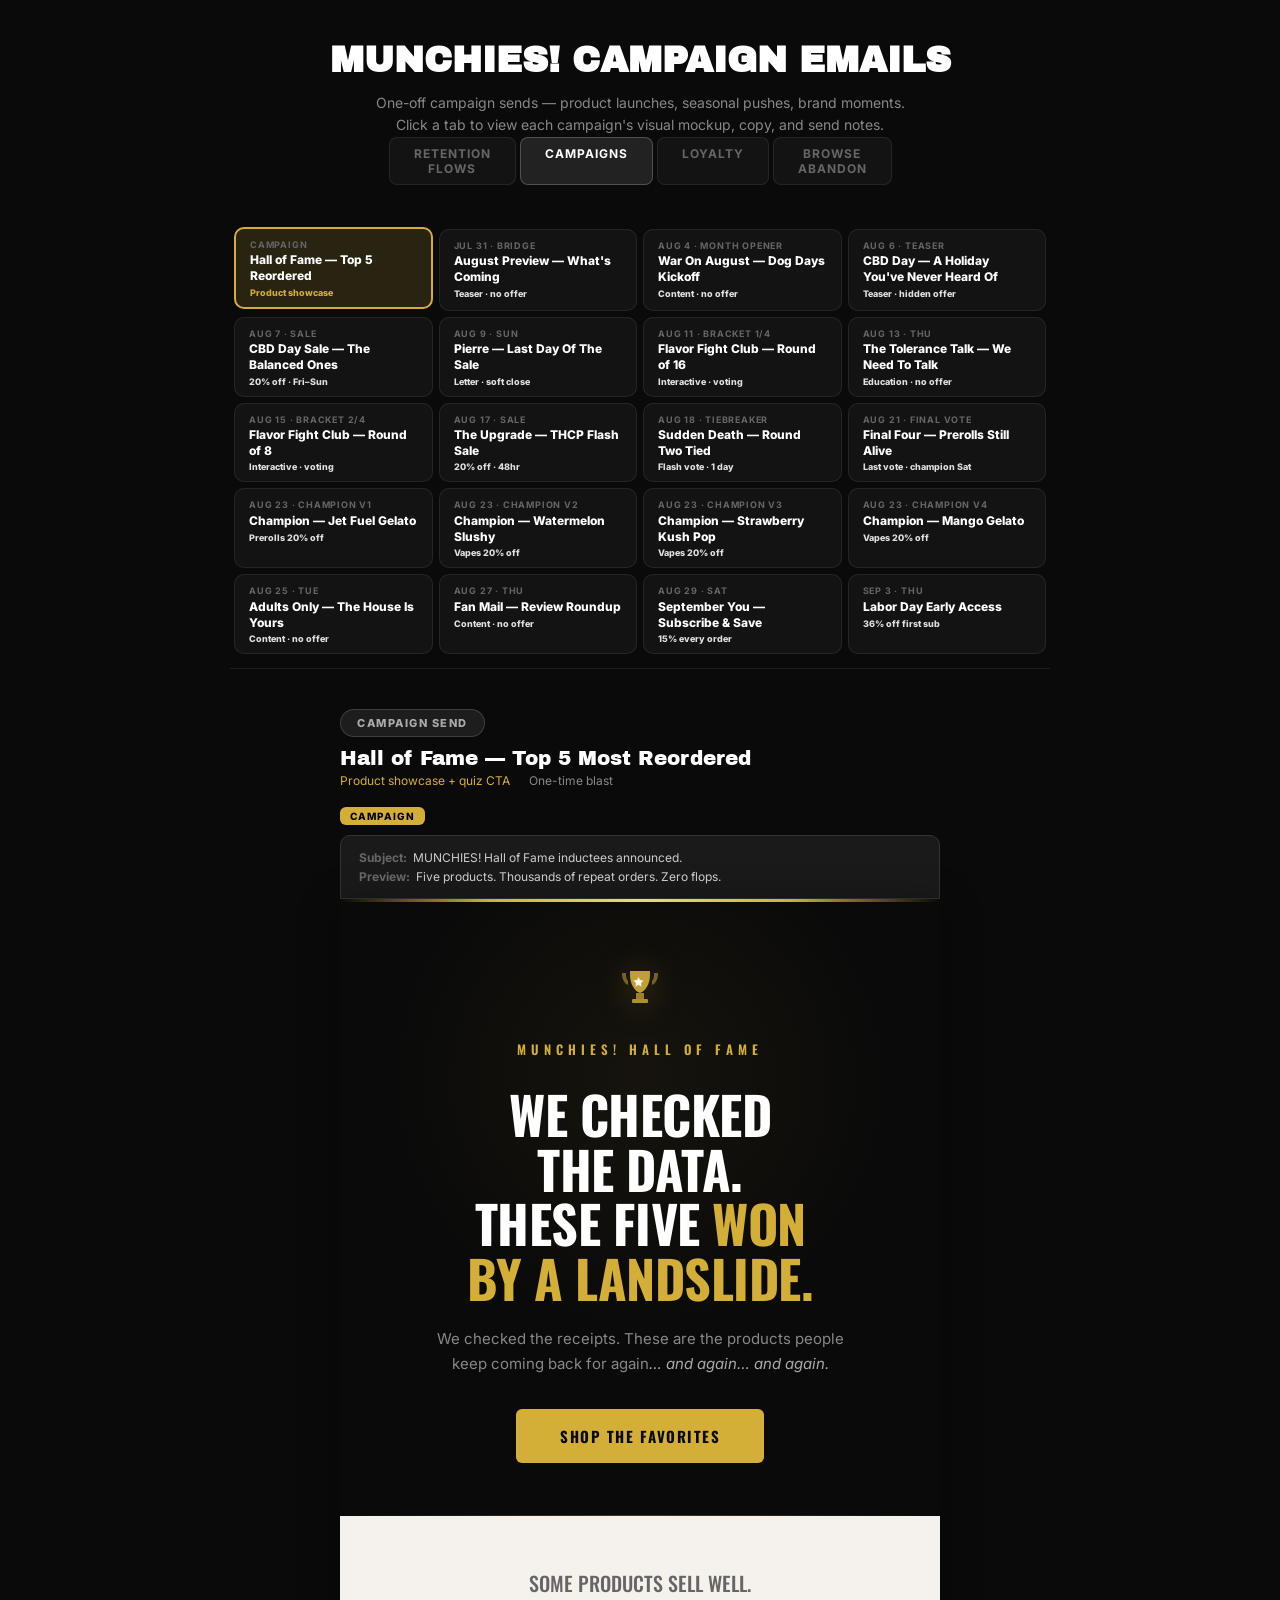
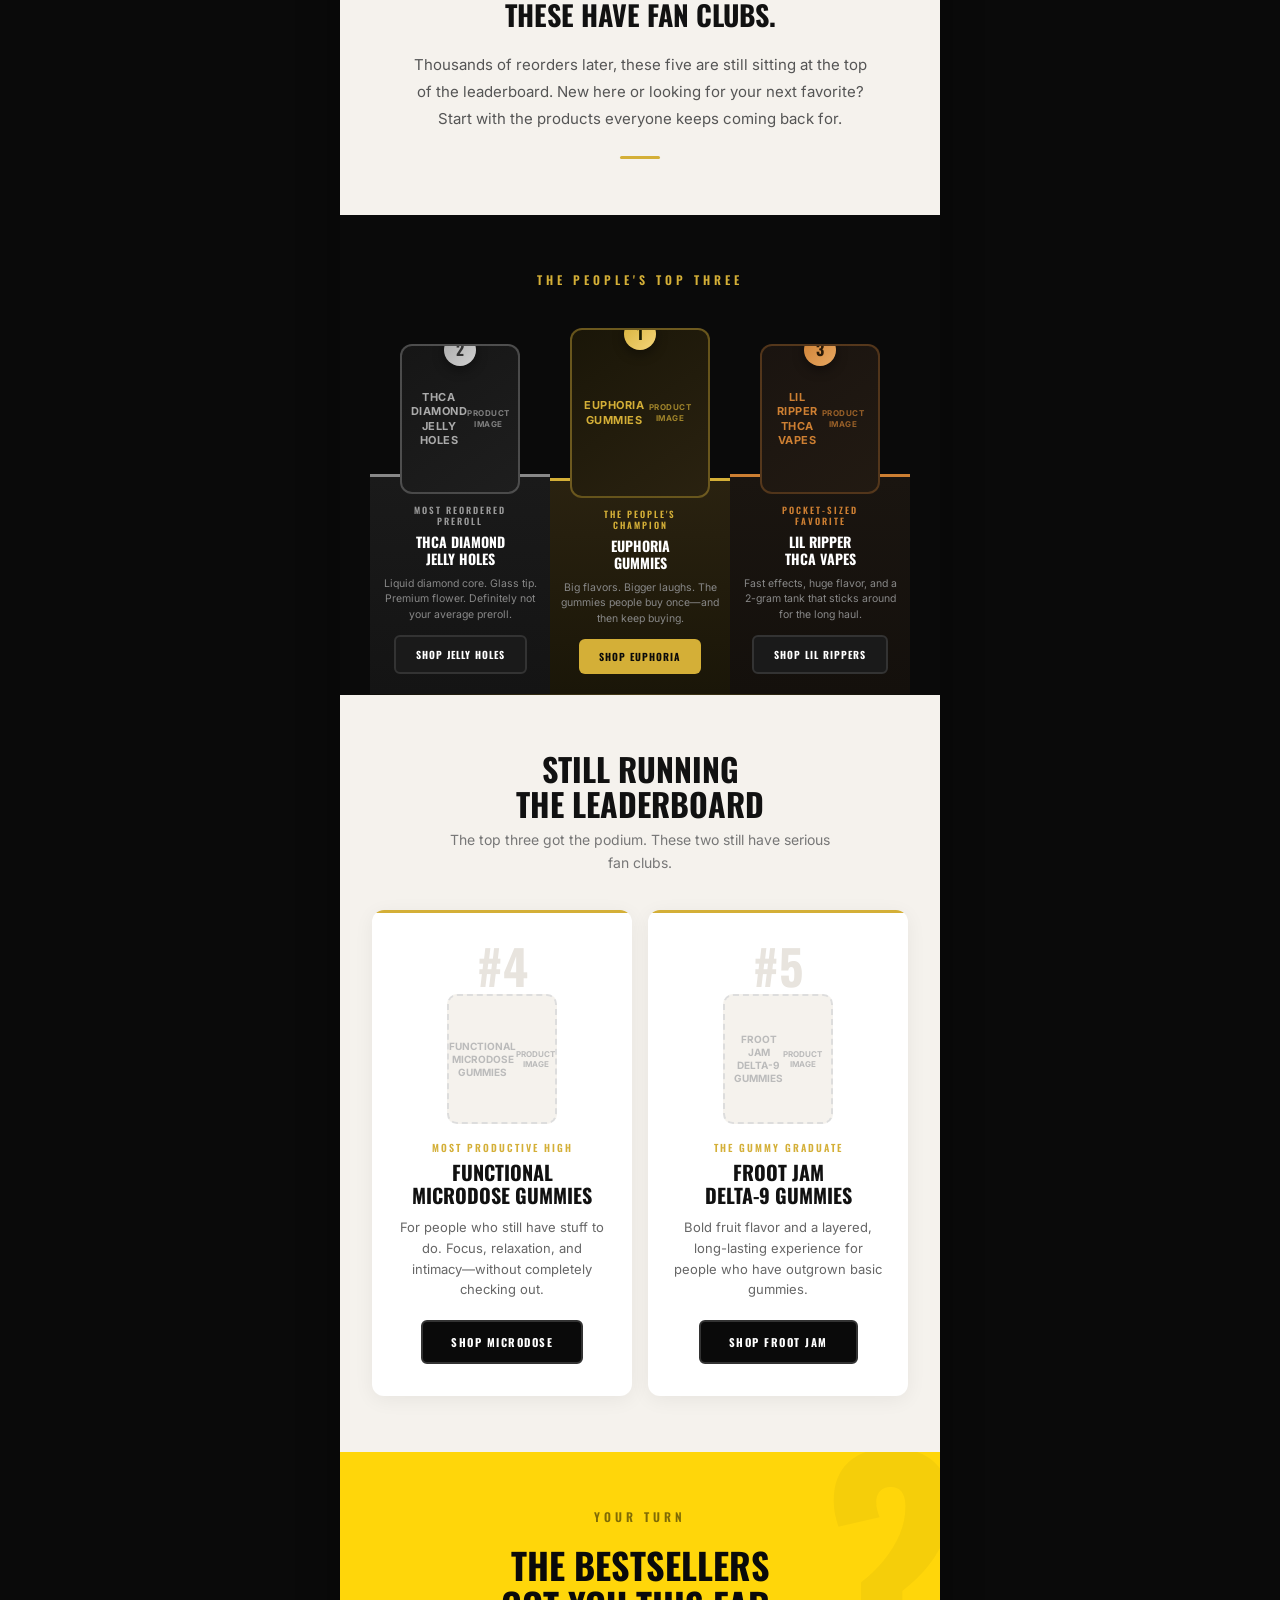
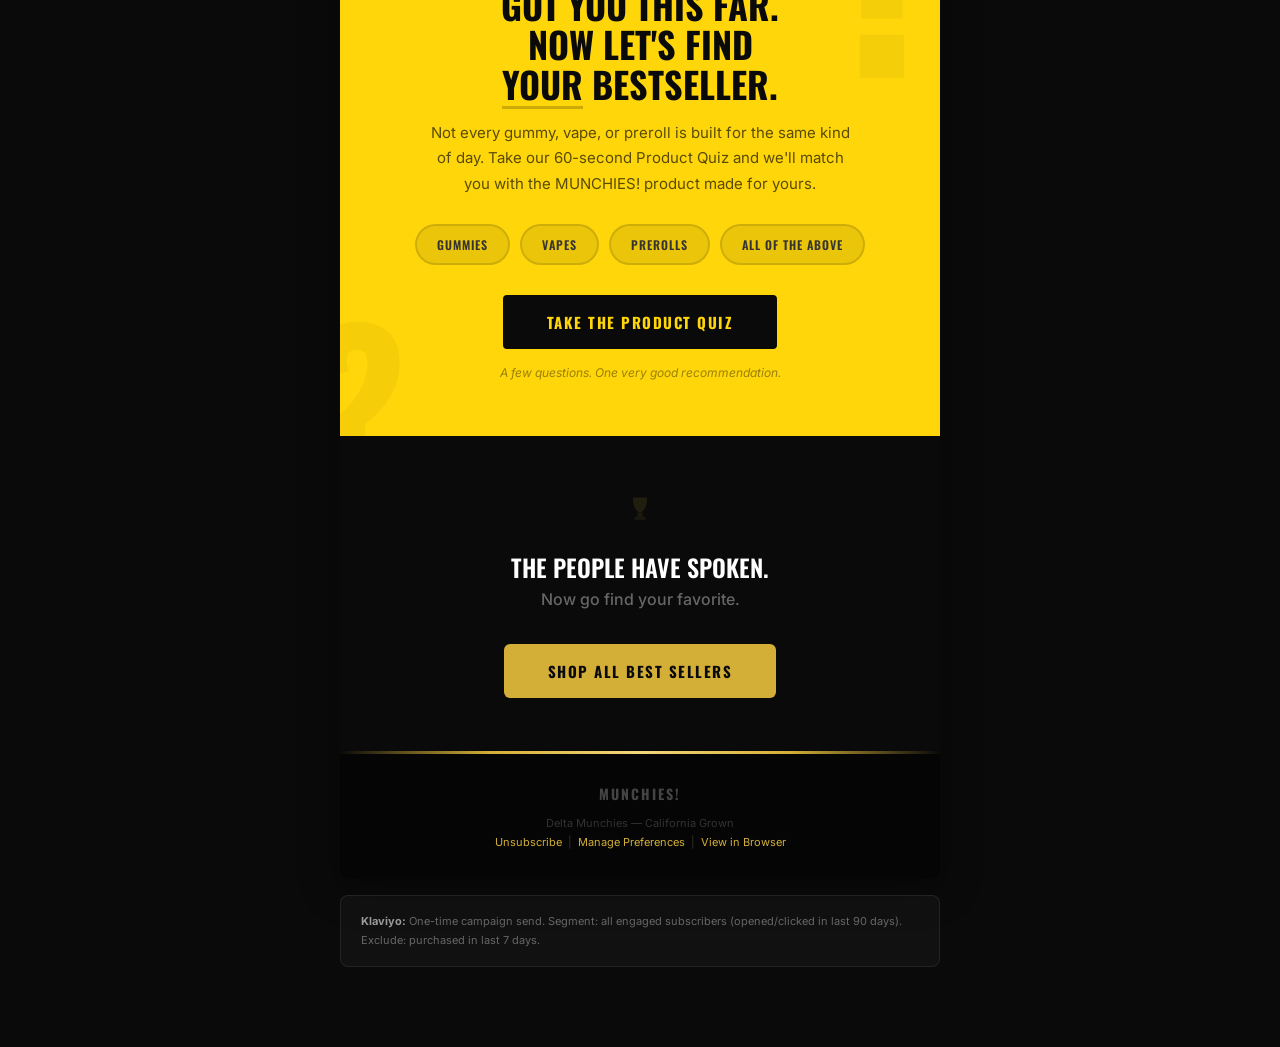
<file: hall-of-fame.html>
<!DOCTYPE html>
<html lang="en">
<head>
<meta charset="UTF-8">
<meta name="viewport" content="width=device-width, initial-scale=1.0">
<title>MUNCHIES! Campaign Emails</title>
<style>@import url('https://fonts.googleapis.com/css2?family=Inter:wght@400;500;600;700;800;900&family=Archivo+Black&family=Oswald:wght@500;600;700&display=swap');*{margin:0;padding:0;box-sizing:border-box}body{font-family:'Inter',-apple-system,sans-serif;background:#0a0a0a;color:#e0e0e0;padding:0 20px 40px;-webkit-font-smoothing:antialiased}.page-header{text-align:center;max-width:800px;margin:0 auto;padding:40px 0 20px}.page-header h1{font-family:'Archivo Black',sans-serif;font-size:36px;color:#fff;margin-bottom:12px}.page-header p{color:#888;font-size:14px;line-height:1.6}.page-nav{display:flex;justify-content:center;gap:4px;max-width:400px;margin:0 auto 8px}.page-nav-link{padding:8px 24px;border-radius:8px;font-size:12px;font-weight:700;text-transform:uppercase;letter-spacing:1px;text-decoration:none;color:#666;background:rgba(255,255,255,0.04);border:1px solid rgba(255,255,255,0.08);transition:all 0.2s}.page-nav-link:hover{color:#fff;background:rgba(255,255,255,0.08);border-color:rgba(255,255,255,0.15)}.page-nav-link.active{color:#fff;background:rgba(255,255,255,0.1);border-color:rgba(255,255,255,0.2)}.tab-bar-wrap{position:sticky;top:0;z-index:100;background:#0a0a0a;padding:16px 0 0;margin-bottom:40px}.tab-bar{display:flex;flex-wrap:wrap;gap:6px;max-width:820px;margin:0 auto;padding:0 4px 14px;justify-content:center}.tab-btn{display:flex;flex-direction:column;align-items:flex-start;gap:2px;padding:10px 14px 9px;border-radius:10px;background:rgba(255,255,255,0.04);border:1px solid rgba(255,255,255,0.08);cursor:pointer;transition:all 0.2s ease;min-width:170px;max-width:260px;flex:1 1 170px}.tab-btn:hover{background:rgba(255,255,255,0.08);border-color:rgba(255,255,255,0.15)}.tab-btn .tab-stage{font-size:9px;font-weight:700;text-transform:uppercase;letter-spacing:0.8px;color:#666;line-height:1.3}.tab-btn .tab-name{font-family:'Inter',sans-serif;font-size:12px;font-weight:800;color:#fff;line-height:1.3}.tab-btn .tab-offer{font-size:9px;font-weight:800;margin-top:1px}.tab-btn.active{border-width:2px;transform:translateY(-2px)}.tab-btn[data-tab="hall-of-fame"].active{background:rgba(212,175,55,0.15);border-color:#D4AF37}.tab-btn[data-tab="hall-of-fame"].active .tab-offer{color:#D4AF37}.tab-btn[data-tab="august-preview"].active{background:rgba(255,214,10,0.15);border-color:#FFD60A}.tab-btn[data-tab="august-preview"].active .tab-offer{color:#FFD60A}.tab-bar-divider{max-width:820px;margin:0 auto;border-top:1px solid rgba(255,255,255,0.08)}.tab-panel{display:none}.tab-panel.active{display:block}.flow-stage{max-width:600px;margin:0 auto 40px}.stage-badge{display:inline-flex;align-items:center;gap:8px;background:rgba(255,255,255,0.08);border:1px solid rgba(255,255,255,0.15);border-radius:20px;padding:6px 16px;font-size:11px;font-weight:800;text-transform:uppercase;letter-spacing:1.5px;color:#aaa;margin-bottom:10px}.stage-title{font-family:'Archivo Black',sans-serif;font-size:20px;color:#fff;margin-bottom:4px}.stage-meta{font-size:12px;color:#666;margin-bottom:16px}.stage-meta span{margin-right:16px}.type-tag{display:inline-block;padding:3px 10px;border-radius:6px;font-size:10px;font-weight:800;text-transform:uppercase;letter-spacing:1px;margin-bottom:10px}.type-tag.campaign{background:#D4AF37;color:#000}.type-tag.teaser{background:#FFD60A;color:#000}.email-header-bar{background:#1a1a1a;border:1px solid #333;border-radius:10px 10px 0 0;padding:14px 18px;font-size:12px}.email-header-bar .row{margin-bottom:4px;display:flex;gap:6px}.email-header-bar .row:last-child{margin-bottom:0}.email-header-bar .label{color:#666;font-weight:700;flex-shrink:0}.email-header-bar .val{color:#ccc}.email-wrapper{max-width:600px;margin:0 auto;background:#0a0a0a;overflow:hidden;box-shadow:0 8px 40px rgba(0,0,0,0.4);border-radius:0 0 10px 10px}.hero{background:#0a0a0a;padding:64px 44px 52px;text-align:center;position:relative;overflow:hidden}.hero::before{content:'';position:absolute;top:0;left:0;right:0;height:3px;background:linear-gradient(90deg,transparent,#D4AF37,#F5D67B,#D4AF37,transparent)}.hero::after{content:'';position:absolute;top:-120px;left:50%;transform:translateX(-50%);width:600px;height:600px;background:radial-gradient(circle,rgba(212,175,55,0.06) 0%,transparent 60%);pointer-events:none}.trophy-icon{position:relative;z-index:2;margin-bottom:20px}.trophy-icon svg{width:52px;height:52px;filter:drop-shadow(0 4px 16px rgba(212,175,55,0.3))}.hero-eyebrow{font-family:'Oswald',sans-serif;font-size:13px;font-weight:600;letter-spacing:5px;text-transform:uppercase;color:#D4AF37;margin-bottom:28px;position:relative;z-index:2}.hero h1{font-family:'Oswald',sans-serif;font-size:52px;font-weight:700;color:#fff;line-height:1.05;letter-spacing:-0.5px;text-transform:uppercase;margin-bottom:20px;position:relative;z-index:2}.hero h1 .gold{color:#D4AF37}.hero .subtext{font-size:15px;color:#888;line-height:1.7;max-width:440px;margin:0 auto 32px;position:relative;z-index:2}.hero .subtext em{font-style:italic;color:#aaa}.cta-btn{display:inline-block;font-family:'Oswald',sans-serif;font-size:15px;font-weight:700;letter-spacing:1.5px;text-transform:uppercase;padding:16px 44px;border-radius:6px;text-decoration:none;cursor:pointer;transition:all 0.2s;position:relative;z-index:2}.cta-gold{background:#D4AF37;color:#0a0a0a}.cta-gold:hover{background:#F5D67B}.cta-black{background:#0a0a0a;color:#fff;border:2px solid #333}.cta-black:hover{border-color:#D4AF37;color:#D4AF37}.cta-dark{background:#1a1a1a;color:#fff;border:2px solid #333}.cta-dark:hover{border-color:#D4AF37;color:#D4AF37}.cta-yellow-solid{background:#0a0a0a;color:#FFD60A;border:2px solid #FFD60A}.cta-yellow-solid:hover{background:#FFD60A;color:#0a0a0a}.intro{background:#f5f2ed;padding:56px 48px;text-align:center}.intro h2{font-family:'Oswald',sans-serif;font-size:28px;font-weight:700;color:#111;text-transform:uppercase;line-height:1.15;margin-bottom:8px}.intro h2 .thin{font-weight:500;color:#666;display:block;font-size:20px;margin-bottom:4px}.intro-body{font-size:15px;color:#555;line-height:1.8;max-width:460px;margin:20px auto 0}.intro-divider{width:40px;height:3px;background:#D4AF37;margin:24px auto 0;border-radius:2px}.podium-section{background:#0a0a0a;padding:56px 24px 0;text-align:center;position:relative}.podium-eyebrow{font-family:'Oswald',sans-serif;font-size:12px;font-weight:600;letter-spacing:4px;text-transform:uppercase;color:#D4AF37;margin-bottom:40px}.podium-container{display:flex;justify-content:center;align-items:flex-end;gap:0;max-width:540px;margin:0 auto;position:relative}.podium-slot{flex:1;text-align:center;position:relative}.product-img-wrap{position:relative;z-index:3;margin-bottom:-20px}.product-img-placeholder{width:120px;height:150px;margin:0 auto;border-radius:12px;display:flex;align-items:center;justify-content:center;font-size:11px;font-weight:700;letter-spacing:0.5px;text-align:center;line-height:1.3;padding:12px;position:relative;overflow:hidden}.product-img-placeholder::before{content:'';position:absolute;top:0;left:0;right:0;bottom:0;border-radius:12px;opacity:0.15}.img-gold{background:linear-gradient(145deg,#1a1608,#2a2210);border:2px solid rgba(212,175,55,0.4);color:#D4AF37;width:140px;height:170px}.img-silver{background:linear-gradient(145deg,#161616,#1e1e1e);border:2px solid rgba(192,192,192,0.3);color:#aaa}.img-bronze{background:linear-gradient(145deg,#1a1410,#221a12);border:2px solid rgba(205,127,50,0.3);color:#CD7F32}.rank-badge{position:absolute;top:-12px;left:50%;transform:translateX(-50%);width:32px;height:32px;border-radius:50%;display:flex;align-items:center;justify-content:center;font-family:'Oswald',sans-serif;font-size:16px;font-weight:700;z-index:5;box-shadow:0 4px 12px rgba(0,0,0,0.4)}.rank-gold{background:linear-gradient(135deg,#D4AF37,#F5D67B);color:#1a1a00}.rank-silver{background:linear-gradient(135deg,#A8A8A8,#D0D0D0);color:#333}.rank-bronze{background:linear-gradient(135deg,#CD7F32,#E8A862);color:#2a1a08}.platform{position:relative;z-index:2;display:flex;flex-direction:column;align-items:center;justify-content:flex-start;padding:28px 8px 20px}.platform-gold{background:linear-gradient(180deg,#2a2210 0%,#1a1608 100%);border-top:3px solid #D4AF37;min-height:200px}.platform-silver{background:linear-gradient(180deg,#1a1a1a 0%,#141414 100%);border-top:3px solid #888;min-height:160px}.platform-bronze{background:linear-gradient(180deg,#1a1510 0%,#14100c 100%);border-top:3px solid #CD7F32;min-height:140px}.platform .award-title{font-family:'Oswald',sans-serif;font-size:9px;font-weight:600;letter-spacing:2px;text-transform:uppercase;margin-bottom:6px;line-height:1.3}.platform-gold .award-title{color:#D4AF37}.platform-silver .award-title{color:#999}.platform-bronze .award-title{color:#CD7F32}.platform .product-name{font-family:'Oswald',sans-serif;font-size:14px;font-weight:700;color:#fff;text-transform:uppercase;margin-bottom:8px;line-height:1.2}.platform .product-copy{font-size:10.5px;color:#888;line-height:1.5;max-width:160px;margin:0 auto 12px}.platform .cta-btn{font-size:10px;padding:10px 20px;letter-spacing:1px}.podium-details{background:#0a0a0a;padding:0 32px 56px}.podium-detail-card{border:1px solid #1a1a1a;border-radius:12px;padding:32px 28px;margin-bottom:16px;position:relative;overflow:hidden}.podium-detail-card::before{content:'';position:absolute;top:0;left:0;right:0;height:2px}.card-gold{background:#0f0e0a}.card-gold::before{background:linear-gradient(90deg,transparent,#D4AF37,transparent)}.card-silver{background:#0e0e0e}.card-silver::before{background:linear-gradient(90deg,transparent,#888,transparent)}.card-bronze{background:#0f0d0a}.card-bronze::before{background:linear-gradient(90deg,transparent,#CD7F32,transparent)}.detail-card-inner{display:flex;align-items:center;gap:24px}.detail-rank{font-family:'Oswald',sans-serif;font-size:64px;font-weight:700;line-height:1;flex-shrink:0}.detail-rank-gold{color:#D4AF37}.detail-rank-silver{color:#888}.detail-rank-bronze{color:#CD7F32}.detail-content{flex:1}.detail-award{font-family:'Oswald',sans-serif;font-size:10px;font-weight:600;letter-spacing:2.5px;text-transform:uppercase;margin-bottom:4px}.detail-award-gold{color:#D4AF37}.detail-award-silver{color:#999}.detail-award-bronze{color:#CD7F32}.detail-name{font-family:'Oswald',sans-serif;font-size:22px;font-weight:700;color:#fff;text-transform:uppercase;margin-bottom:8px;line-height:1.15}.detail-copy{font-size:14px;color:#888;line-height:1.6;margin-bottom:16px}.detail-img-placeholder{width:90px;height:110px;border-radius:10px;display:flex;align-items:center;justify-content:center;font-size:9px;font-weight:700;text-align:center;line-height:1.3;padding:8px;flex-shrink:0}.runners-up{background:#f5f2ed;padding:56px 32px}.runners-header{text-align:center;margin-bottom:36px}.runners-header h2{font-family:'Oswald',sans-serif;font-size:32px;font-weight:700;color:#111;text-transform:uppercase;line-height:1.1;margin-bottom:8px}.runners-header p{font-size:14px;color:#777;line-height:1.6;max-width:400px;margin:0 auto}.runners-grid{display:flex;gap:16px}.runner-card{flex:1;background:#fff;border-radius:12px;padding:32px 24px;text-align:center;position:relative;overflow:hidden;box-shadow:0 4px 20px rgba(0,0,0,0.06)}.runner-card::before{content:'';position:absolute;top:0;left:0;right:0;height:3px;background:#D4AF37}.runner-rank{font-family:'Oswald',sans-serif;font-size:48px;font-weight:700;color:#e8e4de;line-height:1;margin-bottom:4px}.runner-img-placeholder{width:110px;height:130px;margin:0 auto 16px;border-radius:10px;background:#f5f2ed;border:2px dashed #ddd;display:flex;align-items:center;justify-content:center;font-size:10px;font-weight:700;color:#bbb;text-align:center;line-height:1.3;padding:10px}.runner-award{font-family:'Oswald',sans-serif;font-size:10px;font-weight:600;letter-spacing:2px;text-transform:uppercase;color:#D4AF37;margin-bottom:6px}.runner-name{font-family:'Oswald',sans-serif;font-size:20px;font-weight:700;color:#111;text-transform:uppercase;line-height:1.15;margin-bottom:10px}.runner-copy{font-size:13px;color:#666;line-height:1.6;margin-bottom:20px}.quiz-section{background:#FFD60A;padding:56px 40px;text-align:center;position:relative;overflow:hidden}.quiz-section::before{content:'?';position:absolute;top:-40px;right:-20px;font-family:'Oswald',sans-serif;font-size:280px;font-weight:700;color:rgba(0,0,0,0.04);line-height:1;pointer-events:none}.quiz-section::after{content:'?';position:absolute;bottom:-60px;left:-30px;font-family:'Oswald',sans-serif;font-size:200px;font-weight:700;color:rgba(0,0,0,0.04);line-height:1;pointer-events:none}.quiz-eyebrow{font-family:'Oswald',sans-serif;font-size:12px;font-weight:600;letter-spacing:4px;text-transform:uppercase;color:rgba(0,0,0,0.5);margin-bottom:20px;position:relative;z-index:2}.quiz-section h2{font-family:'Oswald',sans-serif;font-size:36px;font-weight:700;color:#0a0a0a;text-transform:uppercase;line-height:1.1;margin-bottom:16px;position:relative;z-index:2}.quiz-body{font-size:15px;color:rgba(0,0,0,0.65);line-height:1.7;max-width:420px;margin:0 auto 28px;position:relative;z-index:2}.quiz-cta-wrap{position:relative;z-index:2}.quiz-note{font-size:12px;color:rgba(0,0,0,0.4);margin-top:14px;font-style:italic;position:relative;z-index:2}.quiz-bubbles{display:flex;justify-content:center;gap:10px;margin-bottom:28px;flex-wrap:wrap;position:relative;z-index:2}.quiz-bubble{background:rgba(0,0,0,0.08);border:2px solid rgba(0,0,0,0.12);border-radius:30px;padding:10px 20px;font-family:'Oswald',sans-serif;font-size:12px;font-weight:600;letter-spacing:1px;text-transform:uppercase;color:#333;cursor:pointer;transition:all 0.2s}.quiz-bubble:hover{background:#0a0a0a;color:#FFD60A;border-color:#0a0a0a}.closing{background:#0a0a0a;padding:56px 40px;text-align:center;position:relative}.closing::before{content:'';position:absolute;bottom:0;left:0;right:0;height:3px;background:linear-gradient(90deg,transparent,#D4AF37,#F5D67B,#D4AF37,transparent)}.closing-trophy{margin-bottom:20px;opacity:0.3}.closing p{font-family:'Oswald',sans-serif;font-size:24px;font-weight:600;color:#fff;text-transform:uppercase;line-height:1.3;margin-bottom:6px}.closing p.dim{font-size:16px;font-weight:500;color:#666;text-transform:none;font-family:'Inter',sans-serif}.closing .cta-btn{margin-top:24px}.email-footer{background:#050505;padding:28px 40px;text-align:center;font-size:11px;color:#333;line-height:1.7}.email-footer a{color:#D4AF37;text-decoration:none}.email-footer a:hover{text-decoration:underline}.footer-brand{font-family:'Oswald',sans-serif;font-size:14px;font-weight:700;color:#444;letter-spacing:2px;margin-bottom:8px}.gold-divider{height:1px;background:linear-gradient(90deg,transparent,rgba(212,175,55,0.3),transparent)}.impl-notes{background:rgba(255,255,255,0.03);border:1px solid rgba(255,255,255,0.08);border-radius:8px;padding:16px 20px;margin-top:16px;font-size:11px;color:#666;line-height:1.7}.impl-notes strong{color:#999}@media (max-width:620px){body{padding:16px 8px}.hero{padding:48px 28px 40px}.hero h1{font-size:38px}.hero .subtext{font-size:14px}.intro{padding:44px 28px}.intro h2{font-size:24px}.podium-section{padding:44px 16px 0}.podium-container{display:none}.podium-details{display:block !important;padding:0 16px 44px}.runners-up{padding:44px 20px}.runners-grid{flex-direction:column;gap:16px}.runners-header h2{font-size:26px}.quiz-section{padding:44px 24px}.quiz-section h2{font-size:28px}.closing{padding:44px 28px}}@media (min-width:621px){.podium-details{display:none}}.aug-hero{background:#0a0a0a;padding:60px 44px 48px;text-align:center;position:relative;overflow:hidden}.aug-hero::before{content:'';position:absolute;top:0;left:0;right:0;height:4px;background:#FFD60A}.aug-hero::after{content:'AUG';position:absolute;bottom:-46px;right:-10px;font-family:'Archivo Black',sans-serif;font-size:150px;color:rgba(255,214,10,0.05);line-height:1;letter-spacing:-6px;pointer-events:none}.aug-eyebrow{font-family:'Oswald',sans-serif;font-size:12px;font-weight:600;letter-spacing:4px;text-transform:uppercase;color:#FFD60A;margin-bottom:22px;position:relative;z-index:2}.aug-hero h1{font-family:'Archivo Black',sans-serif;font-size:46px;color:#fff;line-height:1.02;letter-spacing:-1.5px;text-transform:uppercase;margin-bottom:22px;position:relative;z-index:2}.aug-hero h1 .yel{color:#FFD60A}.aug-subhead{font-size:15px;color:#999;line-height:1.65;max-width:430px;margin:0 auto;position:relative;z-index:2}.aug-intro{background:#f5f2ed;padding:44px 44px;text-align:center}.aug-intro p{font-size:15px;color:#555;line-height:1.75;max-width:440px;margin:0 auto 16px}.aug-intro p:last-child{margin-bottom:0}.aug-intro .punch{font-family:'Archivo Black',sans-serif;font-size:22px;color:#111;text-transform:uppercase;line-height:1.2;letter-spacing:-0.5px}.aug-agenda{background:#0a0a0a;padding:8px 0 0}.aug-block{display:flex;align-items:flex-start;gap:22px;padding:34px 40px;border-bottom:1px solid #1c1c1c;position:relative}.aug-block:last-child{border-bottom:none}.aug-num{font-family:'Archivo Black',sans-serif;font-size:40px;color:#FFD60A;line-height:0.9;flex-shrink:0;width:58px;letter-spacing:-2px}.aug-block-body{flex:1}.aug-block h3{font-family:'Archivo Black',sans-serif;font-size:20px;color:#fff;text-transform:uppercase;line-height:1.15;letter-spacing:-0.4px;margin-bottom:10px}.aug-lead{font-size:15px;color:#ddd;font-weight:600;line-height:1.5;margin-bottom:8px}.aug-aside{font-size:13.5px;color:#777;line-height:1.6;font-style:italic}.aug-cta{background:#FFD60A;padding:48px 40px;text-align:center;position:relative;overflow:hidden}.aug-cta::before{content:'?';position:absolute;top:-70px;left:-20px;font-family:'Archivo Black',sans-serif;font-size:220px;color:rgba(0,0,0,0.04);line-height:1;pointer-events:none}.aug-cta h2{font-family:'Archivo Black',sans-serif;font-size:30px;color:#0a0a0a;text-transform:uppercase;line-height:1.1;letter-spacing:-0.8px;margin-bottom:12px;position:relative;z-index:2}.aug-cta p{font-size:15px;color:rgba(0,0,0,0.7);line-height:1.6;max-width:380px;margin:0 auto 26px;position:relative;z-index:2}.cta-onyellow{background:#0a0a0a;color:#FFD60A;border:2px solid #0a0a0a}.cta-onyellow:hover{background:#1a1a1a}@media (max-width:620px){.aug-hero{padding:44px 26px 36px}.aug-hero h1{font-size:34px}.aug-intro{padding:36px 26px}.aug-intro .punch{font-size:19px}.aug-block{padding:28px 24px;gap:14px}.aug-num{font-size:30px;width:42px}.aug-block h3{font-size:17px}.aug-cta{padding:40px 24px}.aug-cta h2{font-size:24px}}.type-tag.content{background:#FF6B1A;color:#000}.tab-btn[data-tab="war-august"].active{background:rgba(255,107,26,0.15);border-color:#FF6B1A}.tab-btn[data-tab="war-august"].active .tab-offer{color:#FF6B1A}.war-hero{background:#120704;padding:62px 44px 50px;text-align:center;position:relative;overflow:hidden}.war-hero::before{content:'';position:absolute;top:0;left:0;right:0;height:4px;background:linear-gradient(90deg,#FF3D00,#FF6B1A,#FFA000,#FF6B1A,#FF3D00)}.war-sun{position:absolute;top:-190px;left:50%;transform:translateX(-50%);width:380px;height:380px;border-radius:50%;background:radial-gradient(circle,rgba(255,61,0,0.30) 0%,rgba(255,107,26,0.13) 45%,transparent 70%);pointer-events:none}.war-eyebrow{font-family:'Oswald',sans-serif;font-size:12px;font-weight:600;letter-spacing:5px;text-transform:uppercase;color:#FF6B1A;margin-bottom:22px;position:relative;z-index:2}.war-hero h1{font-family:'Archivo Black',sans-serif;font-size:48px;color:#fff;line-height:1.0;letter-spacing:-1.5px;text-transform:uppercase;margin-bottom:20px;position:relative;z-index:2}.war-hero h1 .org{color:#FF6B1A}.war-subhead{font-size:15px;color:#a89a95;line-height:1.65;max-width:400px;margin:0 auto 30px;position:relative;z-index:2}.cta-orange{background:#FF6B1A;color:#120704;border:2px solid #FF6B1A}.cta-orange:hover{background:#FF8A45;border-color:#FF8A45}.war-strip{background:#FF3D00;padding:13px 20px;text-align:center;font-family:'Oswald',sans-serif;font-size:12px;font-weight:600;letter-spacing:2.5px;text-transform:uppercase;color:#1a0800}.war-strip .dot{display:inline-block;width:4px;height:4px;border-radius:50%;background:rgba(26,8,0,0.45);margin:0 12px;vertical-align:middle}.war-body{background:#f5f2ed;padding:46px 46px 42px;text-align:center}.war-body p{font-size:15.5px;color:#555;line-height:1.75;max-width:440px;margin:0 auto 20px}.war-body p:last-child{margin-bottom:0}.war-math{font-family:'Archivo Black',sans-serif !important;font-size:15px !important;color:#999 !important;text-transform:uppercase;line-height:1.35 !important;letter-spacing:-0.2px}.war-math span{display:block;font-size:26px;color:#C2410C;letter-spacing:-0.8px}.gear-header{background:#120704;padding:40px 40px 28px;display:flex;align-items:center;justify-content:center;gap:16px}.gear-header h2{font-family:'Archivo Black',sans-serif;font-size:17px;color:#fff;text-transform:uppercase;letter-spacing:1px;white-space:nowrap}.gear-rule{height:2px;flex:1;background:linear-gradient(90deg,transparent,#FF6B1A)}.gear-header .gear-rule:last-child{background:linear-gradient(90deg,#FF6B1A,transparent)}.gear-list{background:#120704;padding:0 32px 8px}.gear-item{display:flex;align-items:center;gap:24px;padding:26px 0;border-bottom:1px solid #2a1610}.gear-item:last-child{border-bottom:none}.gear-img{width:116px;height:140px;flex-shrink:0;border-radius:10px;background:linear-gradient(150deg,#26120b,#1a0d07);border:1px solid rgba(255,107,26,0.28);display:flex;flex-direction:column;align-items:center;justify-content:center;font-family:'Oswald',sans-serif;font-size:11px;font-weight:600;letter-spacing:0.5px;text-align:center;line-height:1.45;color:#FF6B1A;padding:10px}.gear-img span{font-size:8px;color:#6b4a3a;letter-spacing:1px;margin-top:8px}.gear-copy{flex:1;position:relative}.gear-num{font-family:'Archivo Black',sans-serif;font-size:11px;color:#FF6B1A;letter-spacing:2px;margin-bottom:6px}.gear-copy h3{font-family:'Archivo Black',sans-serif;font-size:19px;color:#fff;text-transform:uppercase;letter-spacing:-0.3px;line-height:1.15;margin-bottom:8px}.gear-role{font-size:13.5px;color:#FFA000;font-weight:700;font-style:italic;line-height:1.45;margin-bottom:8px}.gear-desc{font-size:13.5px;color:#8c7d77;line-height:1.6}.war-cta{background:#120704;padding:20px 40px 46px;text-align:center}.war-closing{background:#FF6B1A;padding:46px 40px;text-align:center}.close-lead{font-family:'Archivo Black',sans-serif;font-size:23px;color:#120704;text-transform:uppercase;line-height:1.15;letter-spacing:-0.6px;margin-bottom:6px}.close-wry{font-size:15px;color:rgba(18,7,4,0.55);font-style:italic;margin-bottom:22px}.close-rule{width:46px;height:3px;background:rgba(18,7,4,0.3);margin:0 auto 22px;border-radius:2px}.close-status{font-family:'Oswald',sans-serif;font-size:13px;font-weight:600;letter-spacing:1.8px;text-transform:uppercase;color:#120704;line-height:1.7}@media (max-width:620px){.war-hero{padding:46px 26px 38px}.war-hero h1{font-size:34px}.war-sun{width:300px;height:300px;top:-160px}.war-strip{font-size:10px;letter-spacing:1.5px;padding:11px 12px}.war-strip .dot{margin:0 7px}.war-body{padding:36px 26px 32px}.war-math span{font-size:21px}.gear-header{padding:32px 24px 22px;gap:10px}.gear-header h2{font-size:14px}.gear-list{padding:0 22px 6px}.gear-item{flex-direction:column;align-items:flex-start;gap:16px;padding:24px 0}.gear-img{width:100%;height:150px}.war-cta{padding:16px 24px 38px}.war-closing{padding:38px 26px}.close-lead{font-size:19px}.close-status{font-size:11px;letter-spacing:1.2px}}.type-tag.teaser-green{background:#34D399;color:#04231E}.tab-btn[data-tab="cbd-teaser"].active{background:rgba(52,211,153,0.15);border-color:#34D399}.tab-btn[data-tab="cbd-teaser"].active .tab-offer{color:#34D399}.cbd-hero{background:#072A24;padding:0;position:relative;overflow:hidden}.cbd-hero::before{content:'';position:absolute;top:0;left:0;right:0;height:4px;background:linear-gradient(90deg,#34D399,#A7F3D0,#34D399);z-index:6}.cbd-photo{height:300px;background:linear-gradient(155deg,#0d3b32 0%,#061f1a 100%);border-bottom:1px solid rgba(52,211,153,0.2);display:flex;flex-direction:column;align-items:center;justify-content:center;font-family:'Oswald',sans-serif;font-size:13px;font-weight:600;letter-spacing:2px;text-align:center;color:#34D399;line-height:1.7;position:relative}.cbd-photo .photo-note{font-size:9px;color:#3f6b60;letter-spacing:1.5px;margin-top:10px}.cbd-badge{position:absolute;top:24px;right:24px;width:118px;height:118px;border-radius:50%;background:#FFD60A;border:3px solid #04231E;display:flex;flex-direction:column;align-items:center;justify-content:center;transform:rotate(11deg);box-shadow:0 8px 26px rgba(0,0,0,0.45);z-index:5;overflow:hidden}.cbd-badge-amount{font-family:'Archivo Black',sans-serif;font-size:30px;color:#04231E;line-height:0.95;text-align:center;letter-spacing:-1px;filter:blur(7px);user-select:none}.cbd-badge-lock{font-family:'Oswald',sans-serif;font-size:8.5px;font-weight:700;letter-spacing:1.2px;text-transform:uppercase;color:#04231E;text-align:center;line-height:1.35;margin-top:7px;position:relative;z-index:2}.cbd-badge-lock strong{display:block;font-size:10px}.cbd-hero-copy{padding:42px 44px 44px;text-align:center;background:#072A24;position:relative}.cbd-eyebrow{font-family:'Oswald',sans-serif;font-size:11.5px;font-weight:600;letter-spacing:4px;text-transform:uppercase;color:#34D399;margin-bottom:20px}.cbd-hero-copy h1{font-family:'Archivo Black',sans-serif;font-size:38px;color:#fff;line-height:1.05;letter-spacing:-1.2px;text-transform:uppercase;margin-bottom:18px}.cbd-hero-copy h1 .mint{color:#34D399}.cbd-subhead{font-size:15px;color:#8fada6;line-height:1.7;max-width:420px;margin:0 auto}.cbd-body{background:#f5f2ed;padding:48px 46px 44px;text-align:center}.cbd-hook{font-family:'Archivo Black',sans-serif;font-size:21px;color:#111;text-transform:uppercase;line-height:1.25;letter-spacing:-0.5px;max-width:430px;margin:0 auto 26px}.cbd-body p{font-size:15.5px;color:#555;line-height:1.8;max-width:440px;margin:0 auto 18px}.cbd-body p:last-child{margin-bottom:0}.cbd-body .lede{color:#333;font-weight:600}.cbd-siblings{background:#0a332c;padding:40px 32px 44px}.cbd-sib-head{font-family:'Oswald',sans-serif;font-size:11px;font-weight:600;letter-spacing:3.5px;text-transform:uppercase;color:#34D399;text-align:center;margin-bottom:26px}.cbd-sib-row{display:flex;gap:14px}.cbd-sib{flex:1;border-radius:12px;padding:24px 20px;text-align:center}.cbd-sib-thc{background:rgba(255,107,26,0.09);border:1px solid rgba(255,107,26,0.3)}.cbd-sib-cbd{background:rgba(52,211,153,0.09);border:1px solid rgba(52,211,153,0.35)}.cbd-sib h4{font-family:'Archivo Black',sans-serif;font-size:17px;text-transform:uppercase;letter-spacing:-0.3px;margin-bottom:8px}.cbd-sib-thc h4{color:#FF8A45}.cbd-sib-cbd h4{color:#34D399}.cbd-sib p{font-size:13px;color:#7d968f;line-height:1.6}.cbd-sib-caption{text-align:center;font-size:14.5px;color:#a8c4bd;line-height:1.65;max-width:400px;margin:26px auto 0}.cbd-sib-caption strong{color:#fff}.cbd-closer{background:#34D399;padding:46px 40px;text-align:center}.cbd-closer h2{font-family:'Archivo Black',sans-serif;font-size:25px;color:#04231E;text-transform:uppercase;line-height:1.15;letter-spacing:-0.7px;margin-bottom:12px}.cbd-closer p{font-size:15px;color:rgba(4,35,30,0.7);line-height:1.65;max-width:380px;margin:0 auto 26px}.cta-ongreen{background:#04231E;color:#34D399;border:2px solid #04231E}.cta-ongreen:hover{background:#0a332c}.cbd-date{font-family:'Oswald',sans-serif;font-size:12px;font-weight:600;letter-spacing:2px;text-transform:uppercase;color:rgba(4,35,30,0.55);margin-top:18px}@media (max-width:620px){.cbd-photo{height:240px}.cbd-badge{width:96px;height:96px;top:16px;right:16px}.cbd-badge-amount{font-size:24px;filter:blur(6px)}.cbd-badge-lock{font-size:7.5px}.cbd-badge-lock strong{font-size:9px}.cbd-hero-copy{padding:34px 26px 36px}.cbd-hero-copy h1{font-size:28px}.cbd-body{padding:38px 26px 34px}.cbd-hook{font-size:18px}.cbd-siblings{padding:32px 22px 36px}.cbd-sib-row{flex-direction:column;gap:12px}.cbd-closer{padding:38px 26px}.cbd-closer h2{font-size:21px}.cbd-badge-amount.revealed{font-size:21px;filter:none}}.tab-btn[data-tab="cbd-sale"].active{background:rgba(16,185,129,0.18);border-color:#10B981}
.tab-btn[data-tab="cbd-sale"].active .tab-offer{color:#10B981}
.type-tag.sale{background:#10B981;color:#04231E}
.cbd-badge-amount.revealed{filter:none;font-size:26px;line-height:1}
.cbd-badge.revealed{background:#FFD60A;animation:none}
.sale-strip{background:#04231E;padding:13px 20px;text-align:center;font-family:'Oswald',sans-serif;font-size:12px;font-weight:600;letter-spacing:2.5px;text-transform:uppercase;color:#34D399}
.sale-strip .dot{display:inline-block;width:4px;height:4px;border-radius:50%;background:rgba(52,211,153,0.5);margin:0 12px;vertical-align:middle}
.dual-block{background:#0a332c;padding:44px 40px}
.dual-head{font-family:'Archivo Black',sans-serif;font-size:26px;color:#fff;text-align:center;text-transform:uppercase;letter-spacing:-.6px;margin-bottom:6px}
.dual-head .plus{color:#34D399}
.dual-sub{text-align:center;font-size:13px;color:#7d968f;font-style:italic;margin-bottom:28px}
.dual-rows{max-width:400px;margin:0 auto}
.dual-row{display:flex;align-items:baseline;gap:14px;padding:13px 0;border-bottom:1px solid rgba(52,211,153,0.14)}
.dual-row:last-of-type{border-bottom:none}
.dual-tag{font-family:'Archivo Black',sans-serif;font-size:15px;letter-spacing:-.3px;width:52px;flex-shrink:0}
.dual-thc{color:#FF8A45}
.dual-cbd{color:#34D399}
.dual-row p{font-size:14.5px;color:#a8c4bd;line-height:1.55}
.dual-together{margin-top:20px;text-align:center;font-family:'Archivo Black',sans-serif;font-size:15px;color:#fff;text-transform:uppercase;letter-spacing:-.2px;line-height:1.45}
.dual-together span{color:#34D399}
.sale-products{background:#072A24;padding:40px 32px 44px}
.sale-prod-head{font-family:'Oswald',sans-serif;font-size:11px;font-weight:600;letter-spacing:3.5px;text-transform:uppercase;color:#34D399;text-align:center;margin-bottom:24px}
.sale-card{display:flex;align-items:center;gap:22px;background:#0a332c;border:1px solid rgba(52,211,153,0.22);border-radius:14px;padding:22px;margin-bottom:14px}
.sale-card:last-child{margin-bottom:0}
.sale-img{width:106px;height:126px;flex-shrink:0;border-radius:10px;background:linear-gradient(150deg,#0f463c,#082a23);border:1px solid rgba(52,211,153,0.25);display:flex;flex-direction:column;align-items:center;justify-content:center;font-family:'Oswald',sans-serif;font-size:10.5px;font-weight:600;letter-spacing:.5px;text-align:center;line-height:1.5;color:#34D399;padding:9px}
.sale-info{flex:1}
.sale-off{display:inline-block;background:#FFD60A;color:#04231E;font-family:'Archivo Black',sans-serif;font-size:11px;padding:3px 9px;border-radius:5px;letter-spacing:.5px;margin-bottom:8px}
.sale-info h3{font-family:'Archivo Black',sans-serif;font-size:18px;color:#fff;text-transform:uppercase;letter-spacing:-.3px;line-height:1.15;margin-bottom:7px}
.sale-info p{font-size:13.5px;color:#8fada6;line-height:1.6}
@media (max-width:620px){.dual-block{padding:34px 24px}.dual-head{font-size:21px}.sale-products{padding:32px 22px 36px}.sale-card{flex-direction:column;align-items:flex-start;gap:16px;padding:20px}.sale-img{width:100%;height:130px}}

.code-line{font-family:'Oswald',sans-serif;font-size:12px;font-weight:600;letter-spacing:2px;text-transform:uppercase;color:#8fada6;margin:24px 0 14px}
.code-line strong{color:#34D399;font-family:'Archivo Black',sans-serif;letter-spacing:1px;font-size:14px}
.tab-btn[data-tab="pierre-lastcall"].active{background:rgba(196,164,120,0.16);border-color:#C4A478}
.tab-btn[data-tab="pierre-lastcall"].active .tab-offer{color:#C4A478}
.type-tag.letter{background:#C4A478;color:#1a1206}
.pierre-wrap{background:#fdfcfa;padding:0}
.pierre-head{background:#1a1206;padding:34px 40px;text-align:center}
.pierre-brand{font-family:'Archivo Black',sans-serif;font-size:22px;color:#C4A478;letter-spacing:2px}
.pierre-rule{height:1px;background:rgba(196,164,120,0.35);margin:16px auto 0;max-width:180px}
.pierre-kicker{font-family:'Oswald',sans-serif;font-size:10px;font-weight:600;letter-spacing:3.5px;text-transform:uppercase;color:rgba(196,164,120,0.75);margin-top:16px}
.pierre-body{padding:44px 46px 40px;color:#2e2a24;font-size:15.5px;line-height:1.85}
.pierre-date{font-family:'Oswald',sans-serif;font-size:11px;letter-spacing:2.5px;text-transform:uppercase;color:#9c9288;margin-bottom:26px}
.pierre-body p{margin-bottom:20px}
.pierre-body p:last-child{margin-bottom:0}
.pierre-lede{font-size:17px;font-weight:600;color:#1a1206}
.pierre-pull{border-left:3px solid #C4A478;padding:4px 0 4px 20px;margin:26px 0;font-size:16.5px;font-style:italic;color:#4a4238;line-height:1.7}
.pierre-ps{background:#f5f0e6;border:1px solid #e6dcc8;border-radius:10px;padding:22px 24px;margin-top:32px;font-size:14.5px;line-height:1.75;color:#4a4238}
.pierre-ps strong{color:#1a1206}
.pierre-code{display:inline-block;background:#1a1206;color:#C4A478;font-family:'Archivo Black',sans-serif;font-size:14px;letter-spacing:2px;padding:5px 12px;border-radius:5px;margin:0 2px}
.pierre-ps a{color:#8a6d3b;font-weight:700;text-decoration:underline}
.pierre-sign{padding:8px 46px 44px;color:#2e2a24}
.pierre-sign .closing-line{font-size:15px;margin-bottom:14px}
.pierre-name{font-family:'Archivo Black',sans-serif;font-size:20px;color:#1a1206;letter-spacing:-.3px}
.pierre-title{font-size:12.5px;color:#9c9288;letter-spacing:.5px;margin-top:3px}
.pierre-deadline{background:#1a1206;padding:15px 20px;text-align:center;font-family:'Oswald',sans-serif;font-size:12px;font-weight:600;letter-spacing:2.5px;text-transform:uppercase;color:#C4A478}
@media (max-width:620px){.pierre-head{padding:28px 24px}.pierre-body{padding:34px 26px 30px;font-size:15px}.pierre-lede{font-size:16px}.pierre-pull{font-size:15px;padding-left:16px;margin:22px 0}.pierre-sign{padding:6px 26px 34px}.pierre-ps{padding:18px 20px}.pierre-deadline{font-size:10px;letter-spacing:1.5px}}
.tab-btn[data-tab="fight-r16"].active{background:rgba(255,45,85,0.16);border-color:#FF2D55}
.tab-btn[data-tab="fight-r16"].active .tab-offer{color:#FF2D55}
.type-tag.interactive{background:#FF2D55;color:#fff}
.fc-hero{background:#0B0B0F;padding:56px 40px 44px;text-align:center;position:relative;overflow:hidden}
.fc-hero::before{content:'';position:absolute;top:0;left:0;right:0;height:4px;background:linear-gradient(90deg,#FF2D55,#fff,#FF2D55)}
.fc-hero::after{content:'VS';position:absolute;bottom:-58px;left:50%;transform:translateX(-50%);font-family:'Archivo Black',sans-serif;font-size:190px;color:rgba(255,45,85,0.06);line-height:1;pointer-events:none}
.fc-eyebrow{font-family:'Oswald',sans-serif;font-size:11px;font-weight:600;letter-spacing:5px;text-transform:uppercase;color:#FF2D55;margin-bottom:18px;position:relative;z-index:2}
.fc-hero h1{font-family:'Archivo Black',sans-serif;font-size:52px;color:#fff;line-height:.92;letter-spacing:-2px;text-transform:uppercase;margin-bottom:16px;position:relative;z-index:2}
.fc-hero h1 .red{color:#FF2D55}
.fc-sub{font-family:'Oswald',sans-serif;font-size:14px;font-weight:600;letter-spacing:2.5px;text-transform:uppercase;color:#7d7d8a;position:relative;z-index:2}
.fc-intro{background:#f5f2ed;padding:44px 44px 40px;text-align:center}
.fc-intro p{font-size:16px;color:#555;line-height:1.8;max-width:440px;margin:0 auto 16px}
.fc-intro p:last-child{margin-bottom:0}
.fc-punch{font-family:'Archivo Black',sans-serif;font-size:20px!important;color:#111!important;text-transform:uppercase;line-height:1.25!important;letter-spacing:-.4px}
.fc-sched{background:#14141b;padding:34px 32px 36px}
.fc-sched-head{font-family:'Oswald',sans-serif;font-size:10.5px;font-weight:600;letter-spacing:3.5px;text-transform:uppercase;color:#FF2D55;text-align:center;margin-bottom:22px}
.fc-sched-row{display:flex;align-items:baseline;gap:14px;max-width:420px;margin:0 auto;padding:11px 0;border-bottom:1px solid #23232e}
.fc-sched-row:last-child{border-bottom:none}
.fc-sched-when{font-family:'Archivo Black',sans-serif;font-size:11px;color:#FF2D55;letter-spacing:.5px;width:92px;flex-shrink:0;text-transform:uppercase}
.fc-sched-what{font-size:14px;color:#a5a5b3;line-height:1.5}
.fc-sched-what strong{color:#fff;font-weight:700}
.fc-sched-row.final .fc-sched-when{color:#FFD60A}
.fc-bracket{background:#0B0B0F;padding:40px 26px 44px}
.fc-bracket-head{text-align:center;margin-bottom:26px}
.fc-bracket-head h2{font-family:'Archivo Black',sans-serif;font-size:22px;color:#fff;text-transform:uppercase;letter-spacing:-.5px;margin-bottom:6px}
.fc-bracket-head p{font-size:13px;color:#7d7d8a}
.fc-match{background:#14141b;border:1px solid #23232e;border-radius:12px;padding:16px 16px 14px;margin-bottom:12px;position:relative}
.fc-match:last-child{margin-bottom:0}
.fc-match-no{position:absolute;top:12px;left:16px;font-family:'Oswald',sans-serif;font-size:9px;font-weight:700;letter-spacing:1.5px;color:#4a4a58}
.fc-upset{position:absolute;top:10px;right:14px;background:#FFD60A;color:#0B0B0F;font-family:'Oswald',sans-serif;font-size:8.5px;font-weight:700;letter-spacing:1px;text-transform:uppercase;padding:3px 8px;border-radius:4px}
.fc-fighters{display:flex;align-items:stretch;gap:10px;margin-top:20px}
.fc-fighter{flex:1;background:#1c1c26;border:1px solid #2c2c3a;border-radius:9px;padding:16px 12px;text-align:center;display:block}
.fc-more{text-align:center;font-family:'Oswald',sans-serif;font-size:11.5px;font-weight:600;letter-spacing:2.5px;text-transform:uppercase;color:#FF2D55;margin-top:18px;padding-top:16px;border-top:1px solid #23232e}
.fc-flavor{font-family:'Archivo Black',sans-serif;font-size:13.5px;color:#fff;line-height:1.2;letter-spacing:-.2px;margin-bottom:5px}
.fc-cat{font-family:'Oswald',sans-serif;font-size:8.5px;font-weight:600;letter-spacing:1.3px;text-transform:uppercase;color:#6e6e7d}
.fc-vote{font-family:'Oswald',sans-serif;font-size:10px;font-weight:700;letter-spacing:1.5px;text-transform:uppercase;color:#FF2D55}
.fc-vs{display:flex;align-items:center;justify-content:center;font-family:'Archivo Black',sans-serif;font-size:13px;color:#4a4a58;flex-shrink:0;width:24px}
.fc-cta{background:#FF2D55;padding:44px 40px;text-align:center}
.fc-cta h2{font-family:'Archivo Black',sans-serif;font-size:27px;color:#fff;text-transform:uppercase;line-height:1.12;letter-spacing:-.7px;margin-bottom:12px}
.fc-cta p{font-size:15px;color:rgba(255,255,255,.82);line-height:1.6;max-width:380px;margin:0 auto 26px}
.cta-onred{background:#0B0B0F;color:#fff;border:2px solid #0B0B0F}
.cta-onred:hover{background:#1c1c26}
.fc-deadline{font-family:'Oswald',sans-serif;font-size:11.5px;font-weight:600;letter-spacing:2px;text-transform:uppercase;color:rgba(255,255,255,.65);margin-top:18px}
@media (max-width:620px){.fc-hero{padding:44px 24px 36px}.fc-hero h1{font-size:36px}.fc-hero::after{font-size:130px;bottom:-40px}.fc-intro{padding:34px 24px 30px}.fc-punch{font-size:17px!important}.fc-sched{padding:28px 20px 30px}.fc-sched-row{flex-direction:column;gap:3px;padding:12px 0}.fc-sched-when{width:auto}.fc-bracket{padding:32px 16px 36px}.fc-fighters{gap:7px}.fc-flavor{font-size:12px}.fc-cat{font-size:8px}.fc-cta{padding:36px 24px}.fc-cta h2{font-size:22px}}


.tab-btn[data-tab="tolerance"].active{background:rgba(124,124,240,0.16);border-color:#7C7CF0}
.tab-btn[data-tab="tolerance"].active .tab-offer{color:#7C7CF0}
.type-tag.education{background:#7C7CF0;color:#0d0e15}
.tol-hero{background:#12141C;padding:58px 42px 48px;text-align:center;position:relative;overflow:hidden}
.tol-hero::before{content:'';position:absolute;top:0;left:0;right:0;height:4px;background:linear-gradient(90deg,#7C7CF0,#A5B4FC,#7C7CF0)}
.tol-eyebrow{font-family:'Oswald',sans-serif;font-size:11px;font-weight:600;letter-spacing:5px;text-transform:uppercase;color:#7C7CF0;margin-bottom:20px}
.tol-hero h1{font-family:'Archivo Black',sans-serif;font-size:40px;color:#fff;line-height:1.03;letter-spacing:-1.3px;text-transform:uppercase;margin-bottom:16px}
.tol-hero h1 .ind{color:#7C7CF0}
.tol-sub{font-size:15px;color:#8b8fa3;line-height:1.7;max-width:400px;margin:0 auto}
.tol-open{background:#f5f2ed;padding:46px 46px 40px}
.tol-open p{font-size:16px;color:#555;line-height:1.8;max-width:450px;margin:0 auto 18px}
.tol-open p:last-child{margin-bottom:0}
.tol-punch{font-family:'Archivo Black',sans-serif;font-size:19px!important;color:#111!important;text-transform:uppercase;line-height:1.3!important;letter-spacing:-.4px;text-align:center}
.tol-sci{background:#1a1c26;padding:42px 40px}
.tol-sci-head{font-family:'Oswald',sans-serif;font-size:10.5px;font-weight:600;letter-spacing:3.5px;text-transform:uppercase;color:#7C7CF0;text-align:center;margin-bottom:24px}
.tol-sci p{font-size:15px;color:#a8adc2;line-height:1.8;max-width:440px;margin:0 auto 16px}
.tol-sci p:last-child{margin-bottom:0}
.tol-sci strong{color:#fff}
.tol-sci .aside{font-size:13.5px;color:#6f7488;font-style:italic}
.tol-opts{background:#12141C;padding:12px 32px 44px}
.tol-opt{background:#1a1c26;border:1px solid #272a38;border-radius:13px;padding:26px 24px;margin-bottom:14px}
.tol-opt:last-child{margin-bottom:0}
.tol-opt-tag{font-family:'Oswald',sans-serif;font-size:9.5px;font-weight:700;letter-spacing:2px;text-transform:uppercase;color:#6f7488;margin-bottom:8px}
.tol-opt h3{font-family:'Archivo Black',sans-serif;font-size:21px;color:#fff;text-transform:uppercase;letter-spacing:-.5px;margin-bottom:12px}
.tol-opt h3 .ind{color:#7C7CF0}
.tol-opt p{font-size:14.5px;color:#8b8fa3;line-height:1.7;margin-bottom:10px}
.tol-opt p:last-child{margin-bottom:0}
.tol-opt .verdict{font-size:13.5px;color:#a5b4fc;font-style:italic}
.tol-close{background:#7C7CF0;padding:44px 40px;text-align:center}
.tol-close h2{font-family:'Archivo Black',sans-serif;font-size:23px;color:#0d0e15;text-transform:uppercase;line-height:1.2;letter-spacing:-.6px;margin-bottom:14px}
.tol-close p{font-size:15px;color:rgba(13,14,21,.72);line-height:1.7;max-width:400px;margin:0 auto 8px}
.tol-close .monday{font-family:'Oswald',sans-serif;font-size:12px;font-weight:600;letter-spacing:2px;text-transform:uppercase;color:#0d0e15;margin-top:18px}
.tol-ps{background:#0d0e15;padding:26px 34px;text-align:center;border-top:1px solid #272a38}
.tol-ps-label{font-family:'Archivo Black',sans-serif;font-size:11px;color:#FF2D55;letter-spacing:1px;margin-bottom:7px}
.tol-ps p{font-size:13.5px;color:#8b8fa3;line-height:1.65;max-width:380px;margin:0 auto 12px}
.tol-ps a{font-family:'Oswald',sans-serif;font-size:11.5px;font-weight:700;letter-spacing:2px;text-transform:uppercase;color:#FF2D55;text-decoration:none;border-bottom:1px solid rgba(255,45,85,.4);padding-bottom:2px}
@media (max-width:620px){.tol-hero{padding:44px 24px 36px}.tol-hero h1{font-size:29px}.tol-open{padding:34px 24px 30px}.tol-open p{font-size:15px}.tol-punch{font-size:17px!important}.tol-sci{padding:32px 24px}.tol-opts{padding:10px 20px 36px}.tol-opt{padding:22px 20px}.tol-opt h3{font-size:18px}.tol-close{padding:36px 24px}.tol-close h2{font-size:19px}}

.tab-btn[data-tab="fight-r8"].active{background:rgba(255,45,85,0.16);border-color:#FF2D55}
.tab-btn[data-tab="fight-r8"].active .tab-offer{color:#FF2D55}
.r8-hero{background:#0B0B0F;padding:56px 40px 44px;text-align:center;position:relative;overflow:hidden}
.r8-hero::before{content:'';position:absolute;top:0;left:0;right:0;height:4px;background:linear-gradient(90deg,#FF2D55,#fff,#FF2D55)}
.r8-hero::after{content:'8';position:absolute;bottom:-72px;left:50%;transform:translateX(-50%);font-family:'Archivo Black',sans-serif;font-size:230px;color:rgba(255,45,85,0.07);line-height:1;pointer-events:none}
.r8-round{display:inline-block;border:1px solid #FF2D55;color:#FF2D55;font-family:'Oswald',sans-serif;font-size:10px;font-weight:700;letter-spacing:3px;text-transform:uppercase;padding:5px 14px;border-radius:20px;margin-bottom:20px;position:relative;z-index:2}
.r8-hero h1{font-family:'Archivo Black',sans-serif;font-size:56px;color:#fff;line-height:.9;letter-spacing:-2.5px;text-transform:uppercase;margin-bottom:16px;position:relative;z-index:2}
.r8-hero h1 .red{color:#FF2D55}
.r8-sub{font-family:'Oswald',sans-serif;font-size:13.5px;font-weight:600;letter-spacing:2px;text-transform:uppercase;color:#7d7d8a;position:relative;z-index:2}
.r8-body{background:#f5f2ed;padding:44px 44px 40px;text-align:center}
.r8-body p{font-size:16px;color:#555;line-height:1.8;max-width:450px;margin:0 auto 16px}
.r8-body p:last-child{margin-bottom:0}
.r8-punch{font-family:'Archivo Black',sans-serif;font-size:19px!important;color:#111!important;text-transform:uppercase;line-height:1.3!important;letter-spacing:-.4px}
.fill{border:2px dashed #FF2D55;border-radius:10px;padding:18px 18px 16px;margin:0 auto;max-width:440px;background:rgba(255,45,85,0.05);position:relative}
.fill-tag{position:absolute;top:-9px;left:16px;background:#FF2D55;color:#fff;font-family:'Oswald',sans-serif;font-size:8px;font-weight:700;letter-spacing:1.5px;text-transform:uppercase;padding:2px 8px;border-radius:3px}
.fill p{font-size:14.5px!important;color:#9a5f70!important;line-height:1.65!important;margin:6px 0 0!important;font-style:italic}
.r8-results{background:#14141b;padding:38px 32px 40px}
.r8-res-head{font-family:'Oswald',sans-serif;font-size:10.5px;font-weight:600;letter-spacing:3.5px;text-transform:uppercase;color:#FF2D55;text-align:center;margin-bottom:22px}
.r8-survivors{background:#0B0B0F;padding:36px 26px 40px}
.r8-surv-head{text-align:center;margin-bottom:22px}
.r8-surv-head h2{font-family:'Archivo Black',sans-serif;font-size:22px;color:#fff;text-transform:uppercase;letter-spacing:-.5px;margin-bottom:6px}
.r8-surv-head p{font-size:13px;color:#7d7d8a}
.r8-grid{display:grid;grid-template-columns:1fr 1fr;gap:10px;max-width:460px;margin:0 auto}
.r8-slot{background:#14141b;border:2px dashed #2c2c3a;border-radius:9px;padding:16px 10px;text-align:center;font-family:'Oswald',sans-serif;font-size:10px;font-weight:600;letter-spacing:1.5px;text-transform:uppercase;color:#4a4a58;line-height:1.5}
.r8-slot span{display:block;font-family:'Archivo Black',sans-serif;font-size:13px;color:#6e6e7d;letter-spacing:-.2px;margin-top:5px}
@media (max-width:620px){.r8-hero{padding:44px 24px 36px}.r8-hero h1{font-size:40px}.r8-hero::after{font-size:160px;bottom:-52px}.r8-body{padding:34px 24px 30px}.r8-punch{font-size:17px!important}.r8-results{padding:30px 22px 32px}.r8-survivors{padding:30px 18px 34px}.r8-grid{grid-template-columns:1fr;gap:8px}}

.tab-btn[data-tab="upgrade"].active{background:rgba(124,124,240,0.18);border-color:#7C7CF0}
.tab-btn[data-tab="upgrade"].active .tab-offer{color:#7C7CF0}
.type-tag.upgrade{background:#7C7CF0;color:#0d0e15}
.upg-hero{background:#7C7CF0;padding:54px 40px 46px;text-align:center;position:relative;overflow:hidden}
.upg-hero::after{content:'\2191';position:absolute;bottom:-96px;right:-16px;font-family:'Archivo Black',sans-serif;font-size:250px;color:rgba(13,14,21,0.06);line-height:1;pointer-events:none}
.upg-eyebrow{font-family:'Oswald',sans-serif;font-size:11px;font-weight:600;letter-spacing:4.5px;text-transform:uppercase;color:rgba(13,14,21,.62);margin-bottom:18px;position:relative;z-index:2}
.upg-hero h1{font-family:'Archivo Black',sans-serif;font-size:56px;color:#0d0e15;line-height:.92;letter-spacing:-2.4px;text-transform:uppercase;margin-bottom:16px;position:relative;z-index:2}
.upg-sub{font-family:'Oswald',sans-serif;font-size:14px;font-weight:600;letter-spacing:2px;text-transform:uppercase;color:rgba(13,14,21,.72);margin-bottom:28px;position:relative;z-index:2}
.cta-onindigo{background:#0d0e15;color:#fff;border:2px solid #0d0e15}
.cta-onindigo:hover{background:#1a1c26}
.upg-strip{background:#0d0e15;padding:13px 20px;text-align:center;font-family:'Oswald',sans-serif;font-size:12px;font-weight:600;letter-spacing:2.5px;text-transform:uppercase;color:#7C7CF0}
.upg-strip .dot{display:inline-block;width:4px;height:4px;border-radius:50%;background:rgba(124,124,240,.5);margin:0 12px;vertical-align:middle}
.upg-callback{background:#f5f2ed;padding:42px 44px}
.upg-callback p{font-family:'Archivo Black',sans-serif;font-size:20px;color:#111;text-transform:uppercase;line-height:1.32;letter-spacing:-.5px;text-align:center;max-width:430px;margin:0 auto}
.upg-callback p .dim{color:#a09a90;display:block}
.upg-weight{background:#12141C;padding:40px 40px 42px}
.upg-weight-head{font-family:'Oswald',sans-serif;font-size:10.5px;font-weight:600;letter-spacing:3.5px;text-transform:uppercase;color:#7C7CF0;text-align:center;margin-bottom:20px}
.upg-weight h2{font-family:'Archivo Black',sans-serif;font-size:25px;color:#fff;text-align:center;text-transform:uppercase;line-height:1.18;letter-spacing:-.7px;margin-bottom:16px}
.upg-weight h2 .ind{color:#7C7CF0}
.upg-weight p{font-size:15px;color:#8b8fa3;line-height:1.75;max-width:430px;margin:0 auto 14px;text-align:center}
.upg-weight p:last-child{margin-bottom:0}
.upg-weight strong{color:#fff}
.upg-prods{background:#0d0e15;padding:34px 30px 38px}
.upg-prod-head{font-family:'Oswald',sans-serif;font-size:10.5px;font-weight:600;letter-spacing:3.5px;text-transform:uppercase;color:#7C7CF0;text-align:center;margin-bottom:22px}
.upg-card{display:flex;align-items:center;gap:20px;background:#1a1c26;border:1px solid #272a38;border-radius:13px;padding:20px;margin-bottom:12px}
.upg-card:last-child{margin-bottom:0}
.upg-img{width:96px;height:112px;flex-shrink:0;border-radius:9px;background:linear-gradient(150deg,#232636,#14161f);border:1px solid rgba(124,124,240,.28);display:flex;flex-direction:column;align-items:center;justify-content:center;font-family:'Oswald',sans-serif;font-size:10px;font-weight:600;letter-spacing:.5px;text-align:center;line-height:1.5;color:#7C7CF0;padding:8px}
.upg-info{flex:1}
.upg-off{display:inline-block;background:#7C7CF0;color:#0d0e15;font-family:'Archivo Black',sans-serif;font-size:10.5px;padding:3px 9px;border-radius:5px;letter-spacing:.5px;margin-bottom:7px}
.upg-info h3{font-family:'Archivo Black',sans-serif;font-size:17px;color:#fff;text-transform:uppercase;letter-spacing:-.3px;line-height:1.18;margin-bottom:6px}
.upg-info p{font-size:13.5px;color:#8b8fa3;line-height:1.6}
.upg-startlow{background:#1a1c26;border-top:2px solid #7C7CF0;padding:30px 36px 32px}
.upg-sl-head{font-family:'Archivo Black',sans-serif;font-size:14px;color:#7C7CF0;text-transform:uppercase;letter-spacing:.5px;text-align:center;margin-bottom:12px}
.upg-startlow p{font-size:14.5px;color:#a8adc2;line-height:1.75;max-width:430px;margin:0 auto 10px;text-align:center}
.upg-startlow p:last-child{margin-bottom:0}
.upg-startlow strong{color:#fff}
.upg-startlow .wry{font-size:13.5px;color:#6f7488;font-style:italic}
.upg-close{background:#7C7CF0;padding:40px 40px 44px;text-align:center}
.upg-close h2{font-family:'Archivo Black',sans-serif;font-size:24px;color:#0d0e15;text-transform:uppercase;line-height:1.15;letter-spacing:-.6px;margin-bottom:22px}
.upg-deadline{font-family:'Oswald',sans-serif;font-size:11.5px;font-weight:600;letter-spacing:2px;text-transform:uppercase;color:rgba(13,14,21,.62);margin-top:18px}
@media (max-width:620px){.upg-hero{padding:42px 24px 36px}.upg-hero h1{font-size:40px}.upg-hero::after{font-size:180px;bottom:-66px}.upg-callback{padding:32px 24px}.upg-callback p{font-size:17px}.upg-weight{padding:32px 24px 34px}.upg-weight h2{font-size:20px}.upg-prods{padding:28px 20px 32px}.upg-card{flex-direction:column;align-items:flex-start;gap:14px;padding:18px}.upg-img{width:100%;height:120px}.upg-startlow{padding:26px 22px 28px}.upg-close{padding:32px 24px 36px}.upg-close h2{font-size:20px}}

.tab-btn[data-tab="sudden-death"].active{background:rgba(255,45,85,0.2);border-color:#FF2D55}
.tab-btn[data-tab="sudden-death"].active .tab-offer{color:#FF2D55}
.type-tag.urgent{background:#FF2D55;color:#fff}
.sd-hero{background:#0B0B0F;padding:52px 40px 44px;text-align:center;position:relative;overflow:hidden}
.sd-hero::before{content:'';position:absolute;top:0;left:0;right:0;height:5px;background:#FF2D55}
.sd-flatline{display:block;margin:0 auto 22px;position:relative;z-index:2}
.sd-tag{display:inline-block;background:#FF2D55;color:#fff;font-family:'Oswald',sans-serif;font-size:10px;font-weight:700;letter-spacing:3px;text-transform:uppercase;padding:6px 14px;border-radius:3px;margin-bottom:20px;position:relative;z-index:2}
.sd-hero h1{font-family:'Archivo Black',sans-serif;font-size:58px;color:#fff;line-height:.88;letter-spacing:-2.6px;text-transform:uppercase;margin-bottom:18px;position:relative;z-index:2}
.sd-hero h1 .red{color:#FF2D55}
.sd-sub{font-family:'Oswald',sans-serif;font-size:13.5px;font-weight:600;letter-spacing:2px;text-transform:uppercase;color:#7d7d8a;position:relative;z-index:2}
.sd-tiebar{background:#FF2D55;padding:0}
.sd-tiebar table{width:100%;border-collapse:collapse}
.sd-half{width:50%;padding:20px 16px;text-align:center;vertical-align:middle}
.sd-half.a{background:#FF2D55}
.sd-half.b{background:#D91E42}
.sd-pct{font-family:'Archivo Black',sans-serif;font-size:34px;color:#fff;line-height:1;letter-spacing:-1px}
.sd-name{font-family:'Oswald',sans-serif;font-size:10.5px;font-weight:600;letter-spacing:1.4px;text-transform:uppercase;color:rgba(255,255,255,.82);margin-top:7px;line-height:1.4}
.sd-body{background:#f5f2ed;padding:44px 44px 40px;text-align:center}
.sd-body p{font-size:16px;color:#555;line-height:1.8;max-width:450px;margin:0 auto 16px}
.sd-body p:last-child{margin-bottom:0}
.sd-punch{font-family:'Archivo Black',sans-serif;font-size:20px!important;color:#111!important;text-transform:uppercase;line-height:1.3!important;letter-spacing:-.4px}
.sd-nocoin{font-family:'Archivo Black',sans-serif;font-size:15px!important;color:#FF2D55!important;text-transform:uppercase;letter-spacing:.3px}
.sd-stakes{background:#14141b;padding:38px 32px 40px}
.sd-stakes-head{font-family:'Oswald',sans-serif;font-size:10.5px;font-weight:600;letter-spacing:3.5px;text-transform:uppercase;color:#FF2D55;text-align:center;margin-bottom:24px}
.sd-stake{max-width:430px;margin:0 auto 14px;padding:16px 18px;background:#1c1c26;border-left:3px solid #FF2D55;border-radius:0 8px 8px 0}
.sd-stake:last-child{margin-bottom:0}
.sd-stake-if{font-family:'Archivo Black',sans-serif;font-size:13px;color:#fff;text-transform:uppercase;letter-spacing:-.2px;margin-bottom:5px}
.sd-stake p{font-size:14px;color:#8b8fa3;line-height:1.6;margin:0}
.sd-cta{background:#FF2D55;padding:44px 40px 46px;text-align:center}
.sd-cta h2{font-family:'Archivo Black',sans-serif;font-size:29px;color:#fff;text-transform:uppercase;line-height:1.1;letter-spacing:-.8px;margin-bottom:12px}
.sd-cta p{font-size:15px;color:rgba(255,255,255,.85);line-height:1.6;max-width:370px;margin:0 auto 26px}
.sd-deadline{font-family:'Archivo Black',sans-serif;font-size:14px;letter-spacing:1px;text-transform:uppercase;color:#0B0B0F;background:#fff;display:inline-block;padding:9px 18px;border-radius:5px;margin-top:20px}
.sd-note{background:#0B0B0F;padding:24px 34px;text-align:center}
.sd-note p{font-size:13.5px;color:#7d7d8a;line-height:1.65;max-width:400px;margin:0 auto}
.sd-note strong{color:#fff}
@media (max-width:620px){.sd-hero{padding:40px 24px 34px}.sd-hero h1{font-size:40px}.sd-pct{font-size:27px}.sd-half{padding:16px 10px}.sd-name{font-size:9px}.sd-body{padding:32px 24px 30px}.sd-punch{font-size:17px!important}.sd-stakes{padding:30px 20px 32px}.sd-cta{padding:34px 24px 38px}.sd-cta h2{font-size:22px}}

.tab-btn[data-tab="f4-preroll"].active{background:rgba(255,45,85,0.16);border-color:#FF2D55}
.tab-btn[data-tab="f4-preroll"].active .tab-offer{color:#FF2D55}
.type-tag.final{background:#FFD60A;color:#0B0B0F}
.f4-hero{background:#0B0B0F;padding:52px 40px 44px;text-align:center;position:relative;overflow:hidden}
.f4-hero::before{content:'';position:absolute;top:0;left:0;right:0;height:4px;background:linear-gradient(90deg,#FF2D55,#FFD60A,#FF2D55)}
.f4-hero::after{content:'4';position:absolute;bottom:-86px;left:50%;transform:translateX(-50%);font-family:'Archivo Black',sans-serif;font-size:250px;color:rgba(255,214,10,0.05);line-height:1;pointer-events:none}
.f4-badge{display:inline-block;border:1px solid #FFD60A;color:#FFD60A;font-family:'Oswald',sans-serif;font-size:10px;font-weight:700;letter-spacing:3px;text-transform:uppercase;padding:5px 14px;border-radius:20px;margin-bottom:20px;position:relative;z-index:2}
.f4-hero h1{font-family:'Archivo Black',sans-serif;font-size:50px;color:#fff;line-height:.94;letter-spacing:-2px;text-transform:uppercase;margin-bottom:16px;position:relative;z-index:2}
.f4-hero h1 .red{color:#FF2D55}
.f4-hero h1 .gld{color:#FFD60A}
.f4-sub{font-family:'Oswald',sans-serif;font-size:13px;font-weight:600;letter-spacing:2px;text-transform:uppercase;color:#7d7d8a;position:relative;z-index:2}
.f4-lede{background:#f5f2ed;padding:42px 44px 38px;text-align:center}
.f4-lede p{font-size:16px;color:#555;line-height:1.8;max-width:450px;margin:0 auto 16px}
.f4-lede p:last-child{margin-bottom:0}
.f4-punch{font-family:'Archivo Black',sans-serif;font-size:21px!important;color:#111!important;text-transform:uppercase;line-height:1.28!important;letter-spacing:-.5px}
.f4-alive{font-family:'Archivo Black',sans-serif;font-size:26px!important;color:#FF2D55!important;text-transform:uppercase;line-height:1.15!important;letter-spacing:-.8px}
.f4-scout{background:#0B0B0F;padding:38px 26px 42px}
.f4-scout-head{text-align:center;margin-bottom:24px}
.f4-scout-head h2{font-family:'Archivo Black',sans-serif;font-size:22px;color:#fff;text-transform:uppercase;letter-spacing:-.5px;margin-bottom:6px}
.f4-scout-head p{font-size:13px;color:#7d7d8a}
.f4-card{background:#14141b;border:1px solid #23232e;border-radius:12px;padding:20px 20px 18px;margin-bottom:12px;position:relative}
.f4-card:last-child{margin-bottom:0}
.f4-card.dog{border-color:#FFD60A}
.f4-seedtag{position:absolute;top:16px;right:16px;font-family:'Oswald',sans-serif;font-size:8.5px;font-weight:700;letter-spacing:1.2px;text-transform:uppercase;padding:3px 8px;border-radius:4px;background:#1c1c26;color:#6e6e7d}
.f4-card.dog .f4-seedtag{background:#FFD60A;color:#0B0B0F}
.f4-flavor{font-family:'Archivo Black',sans-serif;font-size:19px;color:#fff;text-transform:uppercase;letter-spacing:-.5px;line-height:1.15;margin-bottom:4px;padding-right:78px}
.f4-line{font-family:'Oswald',sans-serif;font-size:9.5px;font-weight:600;letter-spacing:1.4px;text-transform:uppercase;color:#FF2D55;margin-bottom:11px}
.f4-record{font-size:13.5px;color:#8b8fa3;line-height:1.65;margin-bottom:8px}
.f4-record strong{color:#fff}
.f4-take{font-size:13.5px;color:#a5a5b3;line-height:1.6;font-style:italic;border-top:1px solid #23232e;padding-top:9px}
.f4-cta{background:#FF2D55;padding:44px 40px 46px;text-align:center}
.f4-cta h2{font-family:'Archivo Black',sans-serif;font-size:28px;color:#fff;text-transform:uppercase;line-height:1.1;letter-spacing:-.8px;margin-bottom:12px}
.f4-cta p{font-size:15px;color:rgba(255,255,255,.85);line-height:1.6;max-width:380px;margin:0 auto 26px}
.f4-prize{background:#FFD60A;padding:26px 34px;text-align:center}
.f4-prize-head{font-family:'Archivo Black',sans-serif;font-size:16px;color:#0B0B0F;text-transform:uppercase;letter-spacing:-.3px;margin-bottom:7px}
.f4-prize p{font-size:14px;color:rgba(11,11,15,.72);line-height:1.6;max-width:390px;margin:0 auto}
.f4-deadline{font-family:'Oswald',sans-serif;font-size:11.5px;font-weight:600;letter-spacing:2px;text-transform:uppercase;color:rgba(255,255,255,.7);margin-top:18px}
@media (max-width:620px){.f4-hero{padding:40px 24px 34px}.f4-hero h1{font-size:36px}.f4-hero::after{font-size:170px;bottom:-58px}.f4-lede{padding:32px 24px 30px}.f4-punch{font-size:18px!important}.f4-alive{font-size:21px!important}.f4-scout{padding:30px 16px 34px}.f4-flavor{font-size:17px;padding-right:0}.f4-seedtag{position:static;display:inline-block;margin-bottom:8px}.f4-cta{padding:34px 24px 38px}.f4-cta h2{font-size:22px}}

.tab-btn[data-tab^="champ-"].active{background:rgba(212,175,55,0.16);border-color:#D4AF37}
.tab-btn[data-tab^="champ-"].active .tab-offer{color:#D4AF37}
.type-tag.champion{background:#D4AF37;color:#0B0B0F}
.ch-hero{background:#0B0B0F;padding:50px 40px 44px;text-align:center;position:relative;overflow:hidden}
.ch-hero::before{content:'';position:absolute;top:0;left:0;right:0;height:5px;background:linear-gradient(90deg,#D4AF37,#F7E9A0,#D4AF37)}
.ch-hero::after{content:'';position:absolute;top:-150px;left:50%;transform:translateX(-50%);width:520px;height:520px;border-radius:50%;background:radial-gradient(circle,rgba(212,175,55,.16) 0%,transparent 62%);pointer-events:none}
.ch-eyebrow{font-family:'Oswald',sans-serif;font-size:10.5px;font-weight:600;letter-spacing:4.5px;text-transform:uppercase;color:#D4AF37;margin-bottom:18px;position:relative;z-index:2}
.ch-crown{font-size:40px;line-height:1;margin-bottom:14px;position:relative;z-index:2}
.ch-hero h1{font-family:'Archivo Black',sans-serif;font-size:42px;color:#fff;line-height:1;letter-spacing:-1.6px;text-transform:uppercase;margin-bottom:10px;position:relative;z-index:2}
.ch-hero h1 .gld{color:#D4AF37}
.ch-line{font-family:'Oswald',sans-serif;font-size:12px;font-weight:600;letter-spacing:2.5px;text-transform:uppercase;color:#8a8577;position:relative;z-index:2}
.ch-margin{background:#D4AF37;padding:14px 20px;text-align:center;font-family:'Oswald',sans-serif;font-size:12px;font-weight:600;letter-spacing:2.2px;text-transform:uppercase;color:#0B0B0F}
.ch-body{background:#f5f2ed;padding:44px 44px 40px;text-align:center}
.ch-body p{font-size:16px;color:#555;line-height:1.8;max-width:450px;margin:0 auto 16px}
.ch-body p:last-child{margin-bottom:0}
.ch-punch{font-family:'Archivo Black',sans-serif;font-size:21px!important;color:#111!important;text-transform:uppercase;line-height:1.28!important;letter-spacing:-.5px}
.ch-kicker{font-family:'Archivo Black',sans-serif;font-size:17px!important;color:#B8912A!important;text-transform:uppercase;line-height:1.3!important;letter-spacing:-.3px}
.ch-offer{background:#0B0B0F;padding:44px 40px 46px;text-align:center;position:relative;overflow:hidden}
.ch-offer::after{content:'20%';position:absolute;bottom:-64px;right:-14px;font-family:'Archivo Black',sans-serif;font-size:190px;color:rgba(212,175,55,.06);line-height:1;pointer-events:none}
.ch-offer-eyebrow{font-family:'Oswald',sans-serif;font-size:10.5px;font-weight:600;letter-spacing:4px;text-transform:uppercase;color:#D4AF37;margin-bottom:16px;position:relative;z-index:2}
.ch-offer h2{font-family:'Archivo Black',sans-serif;font-size:32px;color:#fff;text-transform:uppercase;line-height:1.06;letter-spacing:-1.1px;margin-bottom:14px;position:relative;z-index:2}
.ch-offer h2 .gld{color:#D4AF37}
.ch-offer p{font-size:15px;color:#9a958a;line-height:1.7;max-width:410px;margin:0 auto 26px;position:relative;z-index:2}
.cta-gold-champ{background:#D4AF37;color:#0B0B0F;border:2px solid #D4AF37}
.cta-gold-champ:hover{background:#F7E9A0;border-color:#F7E9A0}
.ch-week{font-family:'Oswald',sans-serif;font-size:11.5px;font-weight:600;letter-spacing:2px;text-transform:uppercase;color:#8a8577;margin-top:18px;position:relative;z-index:2}
.ch-thanks{background:#1a1814;padding:28px 34px;text-align:center}
.ch-thanks p{font-size:14px;color:#8a8577;line-height:1.7;max-width:400px;margin:0 auto}
.ch-thanks strong{color:#D4AF37}
@media (max-width:620px){.ch-hero{padding:40px 24px 36px}.ch-hero h1{font-size:31px}.ch-body{padding:32px 24px 30px}.ch-punch{font-size:18px!important}.ch-kicker{font-size:15px!important}.ch-offer{padding:34px 24px 38px}.ch-offer h2{font-size:24px}.ch-offer::after{font-size:130px;bottom:-44px}.ch-margin{font-size:10px;letter-spacing:1.4px}}

.tab-btn[data-tab="adults-only"].active{background:rgba(163,181,140,0.16);border-color:#A3B58C}
.tab-btn[data-tab="adults-only"].active .tab-offer{color:#A3B58C}
.type-tag.lifestyle{background:#A3B58C;color:#22291D}
.ao-hero{background:#2E3828;padding:56px 42px 46px;text-align:center;position:relative;overflow:hidden}
.ao-hero::before{content:'';position:absolute;top:0;left:0;right:0;height:4px;background:linear-gradient(90deg,#A3B58C,#D8E3C6,#A3B58C)}
.ao-hero::after{content:'';position:absolute;bottom:-140px;left:50%;transform:translateX(-50%);width:440px;height:440px;border-radius:50%;background:radial-gradient(circle,rgba(163,181,140,.13) 0%,transparent 65%);pointer-events:none}
.ao-eyebrow{font-family:'Oswald',sans-serif;font-size:10.5px;font-weight:600;letter-spacing:4.5px;text-transform:uppercase;color:#A3B58C;margin-bottom:20px;position:relative;z-index:2}
.ao-hero h1{font-family:'Archivo Black',sans-serif;font-size:46px;color:#fff;line-height:1;letter-spacing:-1.8px;text-transform:uppercase;margin-bottom:16px;position:relative;z-index:2}
.ao-hero h1 .sg{color:#A3B58C}
.ao-sub{font-size:15px;color:#9aa891;line-height:1.7;max-width:400px;margin:0 auto;position:relative;z-index:2}
.ao-body{background:#F6F2EA;padding:46px 46px 42px;text-align:center}
.ao-body p{font-size:16px;color:#55503f;line-height:1.85;max-width:450px;margin:0 auto 18px}
.ao-body p:last-child{margin-bottom:0}
.ao-punch{font-family:'Archivo Black',sans-serif;font-size:21px!important;color:#22291D!important;text-transform:uppercase;line-height:1.3!important;letter-spacing:-.5px}
.ao-reward{font-family:'Archivo Black',sans-serif;font-size:24px!important;color:#6E8256!important;text-transform:uppercase;line-height:1.25!important;letter-spacing:-.6px}
.ao-why{background:#22291D;padding:40px 40px 42px}
.ao-why-head{font-family:'Oswald',sans-serif;font-size:10.5px;font-weight:600;letter-spacing:3.5px;text-transform:uppercase;color:#A3B58C;text-align:center;margin-bottom:20px}
.ao-why h2{font-family:'Archivo Black',sans-serif;font-size:24px;color:#fff;text-align:center;text-transform:uppercase;line-height:1.2;letter-spacing:-.7px;margin-bottom:16px}
.ao-why h2 .sg{color:#A3B58C}
.ao-why p{font-size:15px;color:#98a68f;line-height:1.75;max-width:430px;margin:0 auto 14px;text-align:center}
.ao-why p:last-child{margin-bottom:0}
.ao-why strong{color:#fff}
.ao-shrooms{display:flex;justify-content:center;gap:10px;flex-wrap:wrap;margin-top:20px}
.ao-shroom{background:rgba(163,181,140,.12);border:1px solid rgba(163,181,140,.32);border-radius:20px;padding:7px 16px;font-family:'Oswald',sans-serif;font-size:10.5px;font-weight:600;letter-spacing:1.4px;text-transform:uppercase;color:#A3B58C}
.ao-formulas{background:#2E3828;padding:38px 30px 42px}
.ao-form-head{text-align:center;margin-bottom:24px}
.ao-form-head h2{font-family:'Archivo Black',sans-serif;font-size:22px;color:#fff;text-transform:uppercase;letter-spacing:-.5px;margin-bottom:6px}
.ao-form-head p{font-size:13.5px;color:#9aa891}
.ao-card{display:flex;align-items:center;gap:20px;background:#39452F;border:1px solid #4a5a3e;border-radius:13px;padding:20px;margin-bottom:12px}
.ao-card:last-child{margin-bottom:0}
.ao-img{width:96px;height:112px;flex-shrink:0;border-radius:9px;background:linear-gradient(150deg,#46543a,#2b3423);border:1px solid rgba(163,181,140,.3);display:flex;flex-direction:column;align-items:center;justify-content:center;font-family:'Oswald',sans-serif;font-size:10px;font-weight:600;letter-spacing:.5px;text-align:center;line-height:1.5;color:#A3B58C;padding:8px}
.ao-info{flex:1}
.ao-job{display:inline-block;background:#A3B58C;color:#22291D;font-family:'Archivo Black',sans-serif;font-size:10px;padding:3px 9px;border-radius:5px;letter-spacing:.6px;margin-bottom:7px;text-transform:uppercase}
.ao-info h3{font-family:'Archivo Black',sans-serif;font-size:18px;color:#fff;text-transform:uppercase;letter-spacing:-.3px;line-height:1.15;margin-bottom:6px}
.ao-info p{font-size:13.5px;color:#9aa891;line-height:1.6}
.ao-cta{background:#A3B58C;padding:42px 40px 44px;text-align:center}
.ao-cta h2{font-family:'Archivo Black',sans-serif;font-size:26px;color:#22291D;text-transform:uppercase;line-height:1.15;letter-spacing:-.7px;margin-bottom:12px}
.ao-cta p{font-size:15px;color:rgba(34,41,29,.72);line-height:1.65;max-width:390px;margin:0 auto 26px}
.cta-onsage{background:#22291D;color:#A3B58C;border:2px solid #22291D}
.cta-onsage:hover{background:#2E3828}
.ao-21{background:#22291D;padding:22px 34px;text-align:center;border-top:1px solid #3a462f}
.ao-21 p{font-family:'Oswald',sans-serif;font-size:10.5px;font-weight:600;letter-spacing:2px;text-transform:uppercase;color:#6f7d66;line-height:1.7;margin:0}
.ao-ps{background:#1a1f16;padding:24px 34px;text-align:center}
.ao-ps-label{font-family:'Archivo Black',sans-serif;font-size:11px;color:#D4AF37;letter-spacing:1px;margin-bottom:7px}
.ao-ps p{font-size:13.5px;color:#7d8a75;line-height:1.65;max-width:390px;margin:0 auto 10px}
.ao-ps a{font-family:'Oswald',sans-serif;font-size:11px;font-weight:700;letter-spacing:2px;text-transform:uppercase;color:#D4AF37;text-decoration:none;border-bottom:1px solid rgba(212,175,55,.4);padding-bottom:2px}
@media (max-width:620px){.ao-hero{padding:42px 24px 36px}.ao-hero h1{font-size:33px}.ao-body{padding:34px 24px 30px}.ao-punch{font-size:18px!important}.ao-reward{font-size:20px!important}.ao-why{padding:32px 24px 34px}.ao-why h2{font-size:20px}.ao-formulas{padding:30px 20px 34px}.ao-card{flex-direction:column;align-items:flex-start;gap:14px;padding:18px}.ao-img{width:100%;height:120px}.ao-cta{padding:34px 24px 36px}.ao-cta h2{font-size:21px}}
.type-tag.fanmail{background:#E8503A;color:#fff}
.tab-btn[data-tab="fan-mail"].active{background:rgba(232,80,58,0.16);border-color:#E8503A}
.tab-btn[data-tab="fan-mail"].active .tab-offer{color:#E8503A}
.fan-hero{background:#12203D;padding:0;position:relative;overflow:hidden}
.fan-airmail{height:14px;background:repeating-linear-gradient(45deg,#E8503A 0 12px,#fdf6e8 12px 24px,#2C5AA0 24px 36px,#fdf6e8 36px 48px)}
.fan-hero-inner{padding:52px 44px 46px;text-align:center;position:relative}
.fan-hero-inner::after{content:'';position:absolute;top:-140px;left:50%;transform:translateX(-50%);width:460px;height:460px;background:radial-gradient(circle,rgba(232,80,58,0.16) 0%,transparent 62%);pointer-events:none}
.fan-postmark{position:absolute;top:26px;right:26px;width:104px;height:104px;border-radius:50%;border:2px solid rgba(253,246,232,0.28);display:flex;flex-direction:column;align-items:center;justify-content:center;transform:rotate(-13deg);color:rgba(253,246,232,0.45);font-family:'Oswald',sans-serif;text-transform:uppercase;z-index:3}
.fan-postmark .pm-top{font-size:8px;font-weight:600;letter-spacing:1.6px}
.fan-postmark .pm-mid{font-size:16px;font-weight:700;letter-spacing:0.5px;margin:3px 0;color:rgba(253,246,232,0.6)}
.fan-postmark .pm-bot{font-size:8px;font-weight:600;letter-spacing:1.6px}
.fan-eyebrow{font-family:'Oswald',sans-serif;font-size:11.5px;font-weight:600;letter-spacing:4.5px;text-transform:uppercase;color:#E8503A;margin-bottom:20px;position:relative;z-index:2}
.fan-hero-inner h1{font-family:'Archivo Black',sans-serif;font-size:56px;color:#FDF6E8;line-height:0.95;letter-spacing:-2px;text-transform:uppercase;margin-bottom:18px;position:relative;z-index:2}
.fan-hero-inner h1 .red{color:#E8503A}
.fan-sub{font-size:15px;color:#8b9bb8;line-height:1.7;max-width:410px;margin:0 auto;position:relative;z-index:2}
.fan-statbar{background:#0d182e;padding:16px 20px;text-align:center;font-family:'Oswald',sans-serif;font-size:11.5px;font-weight:600;letter-spacing:2px;text-transform:uppercase;color:#FDF6E8;border-top:1px solid rgba(253,246,232,0.08)}
.fan-statbar .dot{display:inline-block;width:4px;height:4px;border-radius:50%;background:#E8503A;margin:0 12px;vertical-align:middle}
.fan-intro{background:#FDF6E8;padding:48px 46px 44px;text-align:center}
.fan-intro .punch{font-family:'Archivo Black',sans-serif;font-size:22px;color:#12203D;text-transform:uppercase;line-height:1.22;letter-spacing:-0.6px;max-width:430px;margin:0 auto 22px}
.fan-intro p{font-size:15.5px;color:#5a5348;line-height:1.8;max-width:440px;margin:0 auto 16px}
.fan-intro p:last-child{margin-bottom:0}
.fan-intro .wry{font-style:italic;color:#8c8172}
.fan-rom{background:#12203D;padding:44px 36px 46px;position:relative;overflow:hidden}
.fan-rom::before{content:'';position:absolute;top:0;left:0;right:0;height:3px;background:linear-gradient(90deg,transparent,#D4AF37,transparent)}
.fan-rom-head{text-align:center;margin-bottom:26px}
.fan-rom-tag{display:inline-block;background:#D4AF37;color:#12203D;font-family:'Oswald',sans-serif;font-size:10px;font-weight:700;letter-spacing:2.4px;text-transform:uppercase;padding:6px 16px;border-radius:20px;margin-bottom:14px}
.fan-rom-head h2{font-family:'Archivo Black',sans-serif;font-size:28px;color:#FDF6E8;text-transform:uppercase;line-height:1.1;letter-spacing:-0.8px}
.fan-rom-head .handle{color:#D4AF37}
.fan-rom-head p{font-size:14px;color:#8b9bb8;line-height:1.65;max-width:400px;margin:12px auto 0}
.fan-rom-quote{background:rgba(253,246,232,0.04);border:1px solid rgba(212,175,55,0.28);border-radius:12px;padding:24px 24px 20px;margin-bottom:14px}
.fan-rom-quote:last-of-type{margin-bottom:0}
.fan-rom-stars{color:#D4AF37;font-size:13px;letter-spacing:3px;margin-bottom:10px}
.fan-rom-title{font-family:'Oswald',sans-serif;font-size:13px;font-weight:700;letter-spacing:1.4px;text-transform:uppercase;color:#FDF6E8;margin-bottom:10px}
.fan-rom-quote blockquote{font-size:15.5px;color:#cfd8e6;line-height:1.75;font-style:italic;margin-bottom:14px}
.fan-rom-attr{font-family:'Oswald',sans-serif;font-size:10.5px;font-weight:600;letter-spacing:1.6px;text-transform:uppercase;color:#7a89a3;display:flex;justify-content:space-between;gap:10px;flex-wrap:wrap;align-items:center}
.fan-rom-attr a{color:#D4AF37;text-decoration:none;border-bottom:1px solid rgba(212,175,55,0.4);padding-bottom:1px}
.fan-list{background:#FDF6E8;padding:44px 32px 40px}
.fan-list-head{text-align:center;margin-bottom:30px}
.fan-list-head h2{font-family:'Archivo Black',sans-serif;font-size:28px;color:#12203D;text-transform:uppercase;line-height:1.1;letter-spacing:-0.9px;margin-bottom:8px}
.fan-list-head p{font-size:14px;color:#8c8172;line-height:1.6;max-width:380px;margin:0 auto}
.fan-card{background:#fff;border-radius:14px;padding:26px 26px 22px;margin-bottom:16px;position:relative;box-shadow:0 4px 18px rgba(18,32,61,0.07);border-left:5px solid #E8503A}
.fan-card:last-child{margin-bottom:0}
.fan-card-top{display:flex;align-items:center;justify-content:space-between;gap:12px;margin-bottom:12px}
.fan-stars{color:#E8503A;font-size:13px;letter-spacing:3px}
.fan-verified{font-family:'Oswald',sans-serif;font-size:8.5px;font-weight:700;letter-spacing:1.4px;text-transform:uppercase;color:#9aa08f;border:1px solid #e2ddd1;border-radius:20px;padding:4px 10px;white-space:nowrap}
.fan-card h3{font-family:'Oswald',sans-serif;font-size:14px;font-weight:700;letter-spacing:1.2px;text-transform:uppercase;color:#12203D;margin-bottom:10px}
.fan-card blockquote{font-size:16px;color:#3d3a33;line-height:1.72;font-style:italic;margin-bottom:16px}
.fan-card-foot{display:flex;align-items:center;gap:16px;border-top:1px solid #efeade;padding-top:16px}
.fan-thumb{width:64px;height:80px;flex-shrink:0;border-radius:8px;background:#f5f0e2;border:1px dashed #d8d0bd;display:flex;align-items:center;justify-content:center;text-align:center;font-family:'Oswald',sans-serif;font-size:8px;font-weight:600;letter-spacing:0.6px;line-height:1.4;color:#a89f8a;padding:6px}
.fan-card-meta{flex:1;min-width:0}
.fan-signer{font-family:'Oswald',sans-serif;font-size:12px;font-weight:700;letter-spacing:1.2px;text-transform:uppercase;color:#12203D;margin-bottom:2px}
.fan-loc{font-size:11.5px;color:#9a9082;margin-bottom:8px}
.fan-shop{font-family:'Oswald',sans-serif;font-size:11px;font-weight:700;letter-spacing:1.4px;text-transform:uppercase;color:#E8503A;text-decoration:none;border-bottom:2px solid rgba(232,80,58,0.3);padding-bottom:2px}
.fan-shop:hover{border-bottom-color:#E8503A}
.fan-nudge{background:#12203D;padding:38px 40px;text-align:center}
.fan-nudge h3{font-family:'Archivo Black',sans-serif;font-size:20px;color:#FDF6E8;text-transform:uppercase;line-height:1.2;letter-spacing:-0.5px;margin-bottom:10px}
.fan-nudge p{font-size:14.5px;color:#8b9bb8;line-height:1.7;max-width:400px;margin:0 auto}
.fan-close{background:#E8503A;padding:48px 40px;text-align:center}
.fan-close h2{font-family:'Archivo Black',sans-serif;font-size:30px;color:#fff;text-transform:uppercase;line-height:1.1;letter-spacing:-0.9px;margin-bottom:12px}
.fan-close p{font-size:15px;color:rgba(255,255,255,0.82);line-height:1.65;max-width:390px;margin:0 auto 26px}
.cta-onred-fan{background:#12203D;color:#fff;border:2px solid #12203D}
.cta-onred-fan:hover{background:#0d182e}
.fan-close-note{font-family:'Oswald',sans-serif;font-size:11px;font-weight:600;letter-spacing:1.8px;text-transform:uppercase;color:rgba(255,255,255,0.6);margin-top:18px}
@media (max-width:620px){.fan-hero-inner{padding:42px 24px 38px}.fan-hero-inner h1{font-size:40px}.fan-postmark{width:78px;height:78px;top:14px;right:14px}.fan-postmark .pm-mid{font-size:12px}.fan-statbar{font-size:9.5px;letter-spacing:1.2px}.fan-statbar .dot{margin:0 7px}.fan-intro{padding:36px 24px 34px}.fan-intro .punch{font-size:18px}.fan-rom{padding:34px 20px 36px}.fan-rom-head h2{font-size:22px}.fan-list{padding:34px 18px 32px}.fan-list-head h2{font-size:22px}.fan-card{padding:22px 20px 18px}.fan-card blockquote{font-size:15px}.fan-card-foot{gap:12px}.fan-close{padding:38px 24px}.fan-close h2{font-size:23px}}
.fan-nudge-badge{display:inline-block;background:#E8503A;color:#fff;font-family:'Oswald',sans-serif;font-size:10px;font-weight:700;letter-spacing:2.2px;text-transform:uppercase;padding:6px 16px;border-radius:20px;margin-bottom:16px}
.fan-nudge .cta-btn{margin-top:22px;font-size:13px;padding:14px 34px}
.cta-onnavy-fan{background:#E8503A;color:#fff;border:2px solid #E8503A}
.cta-onnavy-fan:hover{background:#F26B55;border-color:#F26B55}
.type-tag.retention{background:#E8A33D;color:#1E2A3A}
.tab-btn[data-tab="september-you"].active{background:rgba(232,163,61,0.16);border-color:#E8A33D}
.tab-btn[data-tab="september-you"].active .tab-offer{color:#E8A33D}
.sep-hero{background:linear-gradient(170deg,#E8A33D 0%,#C77D22 34%,#5A4A44 68%,#1E2A3A 100%);padding:58px 44px 52px;text-align:center;position:relative;overflow:hidden}
.sep-hero::after{content:'SEPT';position:absolute;bottom:-40px;right:-14px;font-family:'Archivo Black',sans-serif;font-size:132px;color:rgba(255,255,255,0.06);line-height:1;letter-spacing:-6px;pointer-events:none}
.sep-eyebrow{font-family:'Oswald',sans-serif;font-size:11.5px;font-weight:600;letter-spacing:4.5px;text-transform:uppercase;color:rgba(255,255,255,0.72);margin-bottom:20px;position:relative;z-index:2}
.sep-hero h1{font-family:'Archivo Black',sans-serif;font-size:50px;color:#fff;line-height:0.98;letter-spacing:-1.8px;text-transform:uppercase;margin-bottom:20px;position:relative;z-index:2;text-shadow:0 2px 20px rgba(0,0,0,0.18)}
.sep-sub{font-size:15.5px;color:rgba(255,255,255,0.82);line-height:1.7;max-width:400px;margin:0 auto 30px;position:relative;z-index:2}
.cta-amber{background:#1E2A3A;color:#E8A33D;border:2px solid #1E2A3A}
.cta-amber:hover{background:#131C28}
.cta-onslate{background:#E8A33D;color:#1E2A3A;border:2px solid #E8A33D}
.cta-onslate:hover{background:#F2B75C;border-color:#F2B75C}
.sep-open{background:#FAF4E8;padding:48px 46px 44px;text-align:center}
.sep-open p{font-size:16px;color:#5a5348;line-height:1.8;max-width:445px;margin:0 auto 18px}
.sep-open p:last-child{margin-bottom:0}
.sep-open .punch{font-family:'Archivo Black',sans-serif;font-size:21px;color:#1E2A3A;text-transform:uppercase;line-height:1.24;letter-spacing:-0.5px}
.sep-open .wry{font-style:italic;color:#8c8172;font-size:15px}
.sep-split{background:#1E2A3A;padding:44px 30px 46px}
.sep-split-head{text-align:center;font-family:'Oswald',sans-serif;font-size:11px;font-weight:600;letter-spacing:3.5px;text-transform:uppercase;color:#E8A33D;margin-bottom:26px}
.sep-cols{display:flex;gap:14px}
.sep-col{flex:1;border-radius:14px;padding:26px 20px 24px}
.sep-col-aug{background:rgba(232,163,61,0.10);border:1px solid rgba(232,163,61,0.32)}
.sep-col-sep{background:rgba(255,255,255,0.05);border:1px solid rgba(255,255,255,0.14)}
.sep-col-tag{font-family:'Oswald',sans-serif;font-size:9.5px;font-weight:700;letter-spacing:2px;text-transform:uppercase;margin-bottom:8px}
.sep-col-aug .sep-col-tag{color:#E8A33D}
.sep-col-sep .sep-col-tag{color:#8FA3BF}
.sep-col h3{font-family:'Archivo Black',sans-serif;font-size:20px;color:#fff;text-transform:uppercase;letter-spacing:-0.6px;line-height:1.1;margin-bottom:14px}
.sep-col ul{list-style:none;margin:0;padding:0}
.sep-col li{font-size:13.5px;color:#a9b6c9;line-height:1.55;padding:7px 0 7px 16px;position:relative;border-bottom:1px solid rgba(255,255,255,0.06)}
.sep-col li:last-child{border-bottom:none}
.sep-col li::before{content:'';position:absolute;left:0;top:14px;width:5px;height:5px;border-radius:50%;background:rgba(255,255,255,0.25)}
.sep-col-aug li::before{background:#E8A33D}
.sep-verdict{text-align:center;font-size:15px;color:#cfd8e6;line-height:1.7;max-width:410px;margin:28px auto 0}
.sep-verdict strong{color:#E8A33D}
.sep-fix{background:#FAF4E8;padding:46px 34px 42px}
.sep-fix-head{text-align:center;margin-bottom:28px}
.sep-fix-head h2{font-family:'Archivo Black',sans-serif;font-size:29px;color:#1E2A3A;text-transform:uppercase;line-height:1.08;letter-spacing:-1px;margin-bottom:10px}
.sep-fix-head p{font-size:14.5px;color:#8c8172;line-height:1.6;max-width:380px;margin:0 auto}
.sep-benefit{display:flex;align-items:flex-start;gap:18px;background:#fff;border-radius:12px;padding:20px 22px;margin-bottom:12px;box-shadow:0 3px 14px rgba(30,42,58,0.06)}
.sep-benefit:last-child{margin-bottom:0}
.sep-ben-num{font-family:'Archivo Black',sans-serif;font-size:24px;color:#E8A33D;line-height:1;flex-shrink:0;width:34px;letter-spacing:-1px}
.sep-ben-body h4{font-family:'Oswald',sans-serif;font-size:14px;font-weight:700;letter-spacing:1.2px;text-transform:uppercase;color:#1E2A3A;margin-bottom:5px}
.sep-ben-body p{font-size:14px;color:#6b6558;line-height:1.6}
.sep-starter{background:#131C28;padding:42px 34px 44px}
.sep-starter-head{text-align:center;margin-bottom:24px}
.sep-starter-tag{display:inline-block;background:#E8A33D;color:#1E2A3A;font-family:'Oswald',sans-serif;font-size:9.5px;font-weight:700;letter-spacing:2.2px;text-transform:uppercase;padding:6px 15px;border-radius:20px;margin-bottom:14px}
.sep-starter-head h2{font-family:'Archivo Black',sans-serif;font-size:25px;color:#fff;text-transform:uppercase;line-height:1.12;letter-spacing:-0.8px}
.sep-starter-card{display:flex;align-items:center;gap:20px;background:rgba(255,255,255,0.045);border:1px solid rgba(232,163,61,0.28);border-radius:14px;padding:22px}
.sep-starter-img{width:108px;height:132px;flex-shrink:0;border-radius:10px;background:linear-gradient(150deg,#2b2016,#1a1410);border:1px solid rgba(232,163,61,0.3);display:flex;flex-direction:column;align-items:center;justify-content:center;font-family:'Oswald',sans-serif;font-size:10.5px;font-weight:600;letter-spacing:0.5px;text-align:center;line-height:1.45;color:#E8A33D;padding:10px}
.sep-starter-img span{font-size:8px;color:#7a6547;letter-spacing:1px;margin-top:7px}
.sep-starter-info{flex:1;min-width:0}
.sep-starter-crown{font-family:'Oswald',sans-serif;font-size:9.5px;font-weight:700;letter-spacing:1.8px;text-transform:uppercase;color:#E8A33D;margin-bottom:5px}
.sep-starter-info h3{font-family:'Archivo Black',sans-serif;font-size:19px;color:#fff;text-transform:uppercase;letter-spacing:-0.4px;line-height:1.15;margin-bottom:8px}
.sep-starter-info p{font-size:13.5px;color:#93a2b8;line-height:1.6;margin-bottom:12px}
.sep-starter-info a{font-family:'Oswald',sans-serif;font-size:11px;font-weight:700;letter-spacing:1.4px;text-transform:uppercase;color:#E8A33D;text-decoration:none;border-bottom:2px solid rgba(232,163,61,0.35);padding-bottom:2px}
.sep-math{background:rgba(232,163,61,0.09);border-left:3px solid #E8A33D;border-radius:0 10px 10px 0;padding:18px 20px;margin-top:18px}
.sep-math p{font-size:14.5px;color:#c2cddc;line-height:1.7}
.sep-math strong{color:#fff}
.sep-close{background:linear-gradient(160deg,#1E2A3A 0%,#131C28 100%);padding:50px 40px;text-align:center;position:relative}
.sep-close::before{content:'';position:absolute;top:0;left:0;right:0;height:3px;background:linear-gradient(90deg,transparent,#E8A33D,transparent)}
.sep-close h2{font-family:'Archivo Black',sans-serif;font-size:30px;color:#fff;text-transform:uppercase;line-height:1.1;letter-spacing:-1px;margin-bottom:14px}
.sep-close p{font-size:15px;color:#93a2b8;line-height:1.7;max-width:390px;margin:0 auto 28px}
.sep-close-note{font-family:'Oswald',sans-serif;font-size:11px;font-weight:600;letter-spacing:1.8px;text-transform:uppercase;color:#6b7b91;margin-top:18px;line-height:1.8}
@media (max-width:620px){.sep-hero{padding:44px 26px 40px}.sep-hero h1{font-size:36px}.sep-open{padding:36px 26px 34px}.sep-open p{font-size:15px}.sep-open .punch{font-size:18px}.sep-split{padding:34px 20px 36px}.sep-cols{flex-direction:column;gap:12px}.sep-fix{padding:36px 22px 34px}.sep-fix-head h2{font-size:23px}.sep-benefit{padding:18px 18px;gap:14px}.sep-ben-num{font-size:20px;width:26px}.sep-starter{padding:34px 22px 36px}.sep-starter-head h2{font-size:20px}.sep-starter-card{flex-direction:column;align-items:flex-start;gap:16px}.sep-starter-img{width:100%;height:150px}.sep-close{padding:40px 24px}.sep-close h2{font-size:23px}}
.sep-math-tag{font-family:'Oswald',sans-serif;font-size:9.5px;font-weight:700;letter-spacing:2px;text-transform:uppercase;color:#E8A33D;margin-bottom:9px}
.sep-math p{margin-bottom:10px}
.sep-math p:last-child{margin-bottom:0}
.sep-math-kicker{font-size:13.5px !important;color:#8fa0b6 !important;font-style:italic}
.sep-close-deadline{display:inline-block;background:rgba(232,163,61,0.14);border:1px solid rgba(232,163,61,0.4);border-radius:20px;padding:8px 18px;font-family:'Oswald',sans-serif;font-size:11px;font-weight:700;letter-spacing:1.6px;text-transform:uppercase;color:#E8A33D;margin-top:20px}
.sep-close-note{margin-top:12px !important}
.type-tag.earlyaccess{background:#E5C687;color:#1A0F1D}
.tab-btn[data-tab="labor-early"].active{background:rgba(229,198,135,0.16);border-color:#E5C687}
.tab-btn[data-tab="labor-early"].active .tab-offer{color:#E5C687}
.ea-bar{background:#E5C687;padding:11px 20px;text-align:center;font-family:'Oswald',sans-serif;font-size:10.5px;font-weight:700;letter-spacing:3.5px;text-transform:uppercase;color:#1A0F1D}
.ea-hero{background:#120A14;padding:56px 40px 52px;text-align:center;position:relative;overflow:hidden}
.ea-hero::after{content:'';position:absolute;top:-160px;left:50%;transform:translateX(-50%);width:520px;height:520px;background:radial-gradient(circle,rgba(229,198,135,0.13) 0%,transparent 62%);pointer-events:none}
.ea-eyebrow{font-family:'Oswald',sans-serif;font-size:12px;font-weight:600;letter-spacing:2.6px;text-transform:uppercase;color:#9d8ba5;line-height:1.85;margin-bottom:10px;position:relative;z-index:2}
.ea-big{font-family:'Archivo Black',sans-serif;font-size:112px;color:#fff;line-height:0.82;letter-spacing:-6px;position:relative;z-index:2;text-shadow:0 6px 40px rgba(229,198,135,0.18)}
.ea-big .pct{font-size:56px;letter-spacing:-2px;color:#E5C687;vertical-align:super}
.ea-off{font-family:'Archivo Black',sans-serif;font-size:34px;color:#fff;letter-spacing:-1.4px;text-transform:uppercase;line-height:1;margin-top:6px;position:relative;z-index:2}
.ea-forwhat{font-family:'Oswald',sans-serif;font-size:14px;font-weight:500;letter-spacing:2.5px;text-transform:uppercase;color:#9d8ba5;margin-top:18px;position:relative;z-index:2}
.ea-rule{width:44px;height:2px;background:#E5C687;margin:26px auto 0;position:relative;z-index:2}
.ea-math{background:#1A0F1D;padding:40px 36px 42px}
.ea-math-head{text-align:center;font-family:'Oswald',sans-serif;font-size:10.5px;font-weight:600;letter-spacing:3.5px;text-transform:uppercase;color:#7d6a86;margin-bottom:24px}
.ea-layer{display:flex;align-items:center;gap:18px;padding:18px 20px;border-radius:12px;margin-bottom:10px;background:rgba(255,255,255,0.04);border:1px solid rgba(255,255,255,0.09)}
.ea-layer-num{font-family:'Archivo Black',sans-serif;font-size:30px;line-height:1;color:#E5C687;flex-shrink:0;width:74px;letter-spacing:-1.5px}
.ea-layer-txt h4{font-family:'Oswald',sans-serif;font-size:13px;font-weight:700;letter-spacing:1.4px;text-transform:uppercase;color:#fff;margin-bottom:4px}
.ea-layer-txt p{font-size:13px;color:#9d8ba5;line-height:1.55}
.ea-then{text-align:center;font-family:'Oswald',sans-serif;font-size:10px;font-weight:600;letter-spacing:3px;text-transform:uppercase;color:#5f4f68;margin:2px 0 10px}
.ea-total{background:#E5C687;border-radius:12px;padding:20px 22px;display:flex;align-items:center;gap:18px;margin-top:6px}
.ea-total-num{font-family:'Archivo Black',sans-serif;font-size:34px;line-height:1;color:#1A0F1D;flex-shrink:0;width:74px;letter-spacing:-1.8px}
.ea-total-txt h4{font-family:'Oswald',sans-serif;font-size:13px;font-weight:700;letter-spacing:1.4px;text-transform:uppercase;color:#1A0F1D;margin-bottom:3px}
.ea-total-txt p{font-size:13px;color:rgba(26,15,29,0.7);line-height:1.5}
.ea-cta{background:#120A14;padding:44px 40px 46px;text-align:center}
.ea-cta h2{font-family:'Archivo Black',sans-serif;font-size:24px;color:#fff;text-transform:uppercase;line-height:1.15;letter-spacing:-0.8px;margin-bottom:22px}
.cta-champagne{background:#E5C687;color:#1A0F1D;border:2px solid #E5C687}
.cta-champagne:hover{background:#F0D9A8;border-color:#F0D9A8}
.ea-deadline{font-family:'Oswald',sans-serif;font-size:11px;font-weight:600;letter-spacing:2px;text-transform:uppercase;color:#7d6a86;margin-top:18px}
.ea-everyone{background:#0A060B;padding:28px 40px;text-align:center;border-top:1px solid rgba(229,198,135,0.16)}
.ea-everyone p{font-size:14px;color:#6e5f76;line-height:1.7;max-width:400px;margin:0 auto}
.ea-everyone strong{color:#E5C687;font-weight:700}
@media (max-width:620px){.ea-hero{padding:44px 24px 40px}.ea-big{font-size:78px;letter-spacing:-4px}.ea-big .pct{font-size:38px}.ea-off{font-size:25px}.ea-forwhat{font-size:12px;letter-spacing:1.8px}.ea-math{padding:32px 20px 34px}.ea-layer{padding:16px 16px;gap:12px}.ea-layer-num{font-size:24px;width:56px}.ea-total{padding:18px 16px;gap:12px}.ea-total-num{font-size:27px;width:56px}.ea-cta{padding:36px 24px 38px}.ea-cta h2{font-size:20px}.ea-everyone{padding:24px 24px}}
.ea-flex{font-family:'Oswald',sans-serif;font-size:12.5px;font-weight:600;letter-spacing:2.2px;text-transform:uppercase;color:#E5C687;margin:0 0 28px;position:relative;z-index:2}
</style>
</head>
<body>

<div class="page-header">
  <h1>MUNCHIES! CAMPAIGN EMAILS</h1>
  <p>One-off campaign sends &mdash; product launches, seasonal pushes, brand moments.<br>
  Click a tab to view each campaign's visual mockup, copy, and send notes.</p>
  <div class="page-nav">
    <a href="index.html" class="page-nav-link">Retention Flows</a>
    <a href="hall-of-fame.html" class="page-nav-link active">Campaigns</a>
    <a href="loyalty-emails.html" class="page-nav-link">Loyalty</a>
    <a href="browse-abandonment.html" class="page-nav-link">Browse Abandon</a>
  </div>
</div>

<div class="tab-bar-wrap">
  <div class="tab-bar">
    <div class="tab-btn active" data-tab="hall-of-fame" onclick="switchTab('hall-of-fame')">
      <span class="tab-stage">Campaign</span>
      <span class="tab-name">Hall of Fame &mdash; Top 5 Reordered</span>
      <span class="tab-offer" style="color:#D4AF37;">Product showcase</span>
    </div>
    <div class="tab-btn" data-tab="august-preview" onclick="switchTab('august-preview')">
      <span class="tab-stage">Jul 31 &middot; Bridge</span>
      <span class="tab-name">August Preview &mdash; What's Coming</span>
      <span class="tab-offer">Teaser &middot; no offer</span>
    </div>
    <div class="tab-btn" data-tab="war-august" onclick="switchTab('war-august')">
      <span class="tab-stage">Aug 4 &middot; Month Opener</span>
      <span class="tab-name">War On August &mdash; Dog Days Kickoff</span>
      <span class="tab-offer">Content &middot; no offer</span>
    </div>
    <div class="tab-btn" data-tab="cbd-teaser" onclick="switchTab('cbd-teaser')">
      <span class="tab-stage">Aug 6 &middot; Teaser</span>
      <span class="tab-name">CBD Day &mdash; A Holiday You've Never Heard Of</span>
      <span class="tab-offer">Teaser &middot; hidden offer</span>
    </div>
    <div class="tab-btn" data-tab="cbd-sale" onclick="switchTab('cbd-sale')">
      <span class="tab-stage">Aug 7 &middot; Sale</span>
      <span class="tab-name">CBD Day Sale &mdash; The Balanced Ones</span>
      <span class="tab-offer">20% off &middot; Fri&ndash;Sun</span>
    </div>
    <div class="tab-btn" data-tab="pierre-lastcall" onclick="switchTab('pierre-lastcall')">
      <span class="tab-stage">Aug 9 &middot; Sun</span>
      <span class="tab-name">Pierre &mdash; Last Day Of The Sale</span>
      <span class="tab-offer">Letter &middot; soft close</span>
    </div>
    <div class="tab-btn" data-tab="fight-r16" onclick="switchTab('fight-r16')">
      <span class="tab-stage">Aug 11 &middot; Bracket 1/4</span>
      <span class="tab-name">Flavor Fight Club &mdash; Round of 16</span>
      <span class="tab-offer">Interactive &middot; voting</span>
    </div>
    <div class="tab-btn" data-tab="tolerance" onclick="switchTab('tolerance')">
      <span class="tab-stage">Aug 13 &middot; Thu</span>
      <span class="tab-name">The Tolerance Talk &mdash; We Need To Talk</span>
      <span class="tab-offer">Education &middot; no offer</span>
    </div>
    <div class="tab-btn" data-tab="fight-r8" onclick="switchTab('fight-r8')">
      <span class="tab-stage">Aug 15 &middot; Bracket 2/4</span>
      <span class="tab-name">Flavor Fight Club &mdash; Round of 8</span>
      <span class="tab-offer">Interactive &middot; voting</span>
    </div>
    <div class="tab-btn" data-tab="upgrade" onclick="switchTab('upgrade')">
      <span class="tab-stage">Aug 17 &middot; Sale</span>
      <span class="tab-name">The Upgrade &mdash; THCP Flash Sale</span>
      <span class="tab-offer">20% off &middot; 48hr</span>
    </div>
    <div class="tab-btn" data-tab="sudden-death" onclick="switchTab('sudden-death')">
      <span class="tab-stage">Aug 18 &middot; Tiebreaker</span>
      <span class="tab-name">Sudden Death &mdash; Round Two Tied</span>
      <span class="tab-offer">Flash vote &middot; 1 day</span>
    </div>
    <div class="tab-btn" data-tab="f4-preroll" onclick="switchTab('f4-preroll')">
      <span class="tab-stage">Aug 21 &middot; Final Vote</span>
      <span class="tab-name">Final Four &mdash; Prerolls Still Alive</span>
      <span class="tab-offer">Last vote &middot; champion Sat</span>
    </div>
    <div class="tab-btn" data-tab="champ-jetfuel" onclick="switchTab('champ-jetfuel')">
      <span class="tab-stage">Aug 23 &middot; Champion V1</span>
      <span class="tab-name">Champion &mdash; Jet Fuel Gelato</span>
      <span class="tab-offer">Prerolls 20% off</span>
    </div>
    <div class="tab-btn" data-tab="champ-watermelon" onclick="switchTab('champ-watermelon')">
      <span class="tab-stage">Aug 23 &middot; Champion V2</span>
      <span class="tab-name">Champion &mdash; Watermelon Slushy</span>
      <span class="tab-offer">Vapes 20% off</span>
    </div>
    <div class="tab-btn" data-tab="champ-strawberry" onclick="switchTab('champ-strawberry')">
      <span class="tab-stage">Aug 23 &middot; Champion V3</span>
      <span class="tab-name">Champion &mdash; Strawberry Kush Pop</span>
      <span class="tab-offer">Vapes 20% off</span>
    </div>
    <div class="tab-btn" data-tab="champ-mango" onclick="switchTab('champ-mango')">
      <span class="tab-stage">Aug 23 &middot; Champion V4</span>
      <span class="tab-name">Champion &mdash; Mango Gelato</span>
      <span class="tab-offer">Vapes 20% off</span>
    </div>
    <div class="tab-btn" data-tab="adults-only" onclick="switchTab('adults-only')">
      <span class="tab-stage">Aug 25 &middot; Tue</span>
      <span class="tab-name">Adults Only &mdash; The House Is Yours</span>
      <span class="tab-offer">Content &middot; no offer</span>
    </div>
    <div class="tab-btn" data-tab="fan-mail" onclick="switchTab('fan-mail')">
      <span class="tab-stage">Aug 27 &middot; Thu</span>
      <span class="tab-name">Fan Mail &mdash; Review Roundup</span>
      <span class="tab-offer">Content &middot; no offer</span>
    </div>
    <div class="tab-btn" data-tab="september-you" onclick="switchTab('september-you')">
      <span class="tab-stage">Aug 29 &middot; Sat</span>
      <span class="tab-name">September You &mdash; Subscribe &amp; Save</span>
      <span class="tab-offer">15% every order</span>
    </div>
    <div class="tab-btn" data-tab="labor-early" onclick="switchTab('labor-early')">
      <span class="tab-stage">Sep 3 &middot; Thu</span>
      <span class="tab-name">Labor Day Early Access</span>
      <span class="tab-offer">36% off first sub</span>
    </div>
  </div>
  <div class="tab-bar-divider"></div>
</div>

<div class="tab-panel active" id="tab-hall-of-fame">
<div class="flow-stage">
  <div class="stage-badge">Campaign Send</div>
  <div class="stage-title">Hall of Fame &mdash; Top 5 Most Reordered</div>
  <div class="stage-meta">
    <span style="color: #D4AF37;">Product showcase + quiz CTA</span>
    <span style="color: #888;">One-time blast</span>
  </div>
  <span class="type-tag campaign">Campaign</span>

  <div class="email-header-bar">
    <div class="row"><span class="label">Subject:</span><span class="val">MUNCHIES! Hall of Fame inductees announced.</span></div>
    <div class="row"><span class="label">Preview:</span><span class="val">Five products. Thousands of repeat orders. Zero flops.</span></div>
  </div>

  <div class="email-wrapper">

    <div class="hero">
      <div class="trophy-icon">
        <svg viewBox="0 0 52 52" fill="none" xmlns="http://www.w3.org/2000/svg">
          <path d="M16 8h20v4c0 8-4 16-10 18-6-2-10-10-10-18V8z" fill="#D4AF37" opacity="0.9"/>
          <path d="M12 10H8c0 6 2 10 6 12v-4c-2-2-2-5-2-8z" fill="#D4AF37" opacity="0.5"/>
          <path d="M40 10h4c0 6-2 10-6 12v-4c2-2 2-5 2-8z" fill="#D4AF37" opacity="0.5"/>
          <rect x="22" y="30" width="8" height="6" fill="#D4AF37" opacity="0.7"/>
          <rect x="18" y="36" width="16" height="4" rx="1" fill="#D4AF37" opacity="0.8"/>
          <path d="M24.5 14l1.5 3 3.5.5-2.5 2.5.5 3.5-3-1.5-3 1.5.5-3.5L19.5 17.5l3.5-.5 1.5-3z" fill="#fff" opacity="0.9"/>
        </svg>
      </div>
      <div class="hero-eyebrow">MUNCHIES! HALL OF FAME</div>
      <h1>WE CHECKED<br>THE DATA.<br>THESE FIVE <span class="gold">WON<br>BY A LANDSLIDE.</span></h1>
      <p class="subtext">We checked the receipts. These are the products people keep coming back for again<em>&hellip; and again&hellip; and again.</em></p>
      <a href="#" class="cta-btn cta-gold">SHOP THE FAVORITES</a>
    </div>

    <div class="gold-divider"></div>

    <div class="intro">
      <h2>
        <span class="thin">Some products sell well.</span>
        These have fan clubs.
      </h2>
      <p class="intro-body">
        Thousands of reorders later, these five are still sitting at the top of the leaderboard. New here or looking for your next favorite? Start with the products everyone keeps coming back for.
      </p>
      <div class="intro-divider"></div>
    </div>

    <div class="podium-section">
      <div class="podium-eyebrow">THE PEOPLE'S TOP THREE</div>
      <div class="podium-container">
        <div class="podium-slot">
          <div class="product-img-wrap">
            <div class="product-img-placeholder img-silver">
              <div class="rank-badge rank-silver">2</div>
              THCA DIAMOND<br>JELLY HOLES<br><span style="font-size:8px;opacity:0.7;">PRODUCT IMAGE</span>
            </div>
          </div>
          <div class="platform platform-silver">
            <div class="award-title">MOST REORDERED<br>PREROLL</div>
            <div class="product-name">THCA Diamond<br>Jelly Holes</div>
            <div class="product-copy">Liquid diamond core. Glass tip. Premium flower. Definitely not your average preroll.</div>
            <a href="#" class="cta-btn cta-dark">SHOP JELLY HOLES</a>
          </div>
        </div>
        <div class="podium-slot">
          <div class="product-img-wrap">
            <div class="product-img-placeholder img-gold">
              <div class="rank-badge rank-gold">1</div>
              EUPHORIA<br>GUMMIES<br><span style="font-size:8px;opacity:0.7;">PRODUCT IMAGE</span>
            </div>
          </div>
          <div class="platform platform-gold">
            <div class="award-title">THE PEOPLE'S<br>CHAMPION</div>
            <div class="product-name">Euphoria<br>Gummies</div>
            <div class="product-copy">Big flavors. Bigger laughs. The gummies people buy once&mdash;and then keep buying.</div>
            <a href="#" class="cta-btn cta-gold">SHOP EUPHORIA</a>
          </div>
        </div>
        <div class="podium-slot">
          <div class="product-img-wrap">
            <div class="product-img-placeholder img-bronze">
              <div class="rank-badge rank-bronze">3</div>
              LIL RIPPER<br>THCA VAPES<br><span style="font-size:8px;opacity:0.7;">PRODUCT IMAGE</span>
            </div>
          </div>
          <div class="platform platform-bronze">
            <div class="award-title">POCKET-SIZED<br>FAVORITE</div>
            <div class="product-name">Lil Ripper<br>THCA Vapes</div>
            <div class="product-copy">Fast effects, huge flavor, and a 2-gram tank that sticks around for the long haul.</div>
            <a href="#" class="cta-btn cta-dark">SHOP LIL RIPPERS</a>
          </div>
        </div>
      </div>
    </div>

    <div class="podium-details">
      <div class="podium-detail-card card-gold">
        <div class="detail-card-inner">
          <div class="detail-rank detail-rank-gold">1</div>
          <div class="detail-content">
            <div class="detail-award detail-award-gold">THE PEOPLE'S CHAMPION</div>
            <div class="detail-name">Euphoria Gummies</div>
            <div class="detail-copy">Big flavors. Bigger laughs. The gummies people buy once&mdash;and then keep buying.</div>
            <a href="#" class="cta-btn cta-gold" style="font-size:11px; padding:12px 24px;">SHOP EUPHORIA</a>
          </div>
        </div>
      </div>
      <div class="podium-detail-card card-silver">
        <div class="detail-card-inner">
          <div class="detail-rank detail-rank-silver">2</div>
          <div class="detail-content">
            <div class="detail-award detail-award-silver">MOST REORDERED PREROLL</div>
            <div class="detail-name">THCA Diamond Jelly Holes</div>
            <div class="detail-copy">Liquid diamond core. Glass tip. Premium flower. Definitely not your average preroll.</div>
            <a href="#" class="cta-btn cta-dark" style="font-size:11px; padding:12px 24px;">SHOP JELLY HOLES</a>
          </div>
        </div>
      </div>
      <div class="podium-detail-card card-bronze">
        <div class="detail-card-inner">
          <div class="detail-rank detail-rank-bronze">3</div>
          <div class="detail-content">
            <div class="detail-award detail-award-bronze">POCKET-SIZED FAVORITE</div>
            <div class="detail-name">Lil Ripper THCA Vapes</div>
            <div class="detail-copy">Fast effects, huge flavor, and a 2-gram tank that sticks around for the long haul.</div>
            <a href="#" class="cta-btn cta-dark" style="font-size:11px; padding:12px 24px;">SHOP LIL RIPPERS</a>
          </div>
        </div>
      </div>
    </div>

    <div class="gold-divider"></div>

    <div class="runners-up">
      <div class="runners-header">
        <h2>STILL RUNNING<br>THE LEADERBOARD</h2>
        <p>The top three got the podium. These two still have serious fan clubs.</p>
      </div>
      <div class="runners-grid">
        <div class="runner-card">
          <div class="runner-rank">#4</div>
          <div class="runner-img-placeholder">FUNCTIONAL<br>MICRODOSE<br>GUMMIES<br><span style="font-size:8px;">PRODUCT IMAGE</span></div>
          <div class="runner-award">MOST PRODUCTIVE HIGH</div>
          <div class="runner-name">Functional<br>Microdose Gummies</div>
          <p class="runner-copy">For people who still have stuff to do. Focus, relaxation, and intimacy&mdash;without completely checking out.</p>
          <a href="#" class="cta-btn cta-black" style="font-size:11px; padding:12px 28px;">SHOP MICRODOSE</a>
        </div>
        <div class="runner-card">
          <div class="runner-rank">#5</div>
          <div class="runner-img-placeholder">FROOT JAM<br>DELTA-9<br>GUMMIES<br><span style="font-size:8px;">PRODUCT IMAGE</span></div>
          <div class="runner-award">THE GUMMY GRADUATE</div>
          <div class="runner-name">Froot Jam<br>Delta-9 Gummies</div>
          <p class="runner-copy">Bold fruit flavor and a layered, long-lasting experience for people who have outgrown basic gummies.</p>
          <a href="#" class="cta-btn cta-black" style="font-size:11px; padding:12px 28px;">SHOP FROOT JAM</a>
        </div>
      </div>
    </div>

    <div class="quiz-section">
      <div class="quiz-eyebrow">YOUR TURN</div>
      <h2>THE BESTSELLERS<br>GOT YOU THIS FAR.<br>NOW LET'S FIND<br><em style="font-style:normal; text-decoration: underline; text-decoration-color: rgba(0,0,0,0.2); text-underline-offset: 6px;">YOUR</em> BESTSELLER.</h2>
      <p class="quiz-body">Not every gummy, vape, or preroll is built for the same kind of day. Take our 60-second Product Quiz and we'll match you with the MUNCHIES! product made for yours.</p>
      <div class="quiz-bubbles">
        <div class="quiz-bubble">Gummies</div>
        <div class="quiz-bubble">Vapes</div>
        <div class="quiz-bubble">Prerolls</div>
        <div class="quiz-bubble">All of the above</div>
      </div>
      <div class="quiz-cta-wrap">
        <a href="#" class="cta-btn cta-yellow-solid">TAKE THE PRODUCT QUIZ</a>
      </div>
      <p class="quiz-note">A few questions. One very good recommendation.</p>
    </div>

    <div class="closing">
      <div class="closing-trophy">
        <svg width="36" height="36" viewBox="0 0 52 52" fill="none" xmlns="http://www.w3.org/2000/svg">
          <path d="M16 8h20v4c0 8-4 16-10 18-6-2-10-10-10-18V8z" fill="#D4AF37" opacity="0.4"/>
          <rect x="22" y="30" width="8" height="6" fill="#D4AF37" opacity="0.3"/>
          <rect x="18" y="36" width="16" height="4" rx="1" fill="#D4AF37" opacity="0.3"/>
        </svg>
      </div>
      <p>The people have spoken.</p>
      <p class="dim">Now go find your favorite.</p>
      <a href="#" class="cta-btn cta-gold" style="margin-top:28px;">SHOP ALL BEST SELLERS</a>
    </div>

    <div class="email-footer">
      <div class="footer-brand">MUNCHIES!</div>
      Delta Munchies &mdash; California Grown<br>
      <a href="#">Unsubscribe</a> &nbsp;|&nbsp; <a href="#">Manage Preferences</a> &nbsp;|&nbsp; <a href="#">View in Browser</a>
    </div>

  </div>

  <div class="impl-notes"><strong>Klaviyo:</strong> One-time campaign send. Segment: all engaged subscribers (opened/clicked in last 90 days). Exclude: purchased in last 7 days.</div>
</div>
</div>

<div class="tab-panel" id="tab-august-preview">
<div class="flow-stage">
  <div class="stage-badge">Bridge Send</div>
  <div class="stage-title">August Preview &mdash; "What's Coming Next"</div>
  <div class="stage-meta">
    <span style="color: #FFD60A;">Month-bridge teaser</span>
    <span style="color: #888;">Send Jul 31 (Fri)</span>
  </div>
  <span class="type-tag teaser">Teaser</span>

  <div class="email-header-bar">
    <div class="row"><span class="label">Subject:</span><span class="val">July was fine. August is unhinged.</span></div>
    <div class="row"><span class="label">Preview:</span><span class="val">One cage match, two sales, zero chill.</span></div>
    <div class="row"><span class="label">Alt A:</span><span class="val">Next month, you settle an argument for us.</span></div>
    <div class="row"><span class="label">Alt B:</span><span class="val">We planned August. It got out of hand.</span></div>
  </div>

  <div class="email-wrapper">

    <!-- HERO -->
    <div class="aug-hero">
      <div class="aug-eyebrow">Coming In August</div>
      <h1>August Is<br>Going To Be<br><span class="yel">A Lot.</span></h1>
      <p class="aug-subhead">July was America's birthday and our second favorite holiday. We thought that was a strong month. Then we planned August.</p>
    </div>

    <!-- INTRO -->
    <div class="aug-intro">
      <p>Here's the thing about August: nothing happens in August. No real holidays. Everyone's tired. The heat has broken us all.</p>
      <p class="punch">So we filled it ourselves.</p>
    </div>

    <!-- AGENDA -->
    <div class="aug-agenda">
      <div class="aug-block">
        <div class="aug-num">01</div>
        <div class="aug-block-body">
          <h3>Flavor Fight Club</h3>
          <p class="aug-lead">16 flavors. Single elimination. You vote. You win.</p>
          <p class="aug-aside">Our team tried to pick a favorite. Two people stopped speaking. It's your problem now.</p>
        </div>
      </div>

      <div class="aug-block">
        <div class="aug-num">02</div>
        <div class="aug-block-body">
          <h3>A Holiday You've<br>Never Heard Of</h3>
          <p class="aug-lead">It's real. It's on the calendar. There's a deal attached.</p>
        </div>
      </div>

      <div class="aug-block">
        <div class="aug-num">03</div>
        <div class="aug-block-body">
          <h3>An Uncomfortable<br>Conversation</h3>
          <p class="aug-lead">We need to talk about your tolerance.</p>
          <p class="aug-aside">It's not bad news. It's math.</p>
        </div>
      </div>
    </div>

    <!-- CTA -->
    <div class="aug-cta">
      <h2>Want A Head Start?</h2>
      <p>Show up to round one with a favorite already picked.</p>
      <a href="#" class="cta-btn cta-onyellow">SHOP THE CONTENDERS</a>
    </div>

    <!-- FOOTER -->
    <div class="email-footer">
      <div class="footer-brand">MUNCHIES!</div>
      Delta Munchies &mdash; California Grown<br>
      <a href="#">Unsubscribe</a> &nbsp;|&nbsp; <a href="#">Manage Preferences</a> &nbsp;|&nbsp; <a href="#">View in Browser</a>
    </div>

  </div>

  <div class="impl-notes"><strong>Klaviyo:</strong> One-time send Jul 31. Segment: all engaged subscribers (opened/clicked last 90 days). No offer attached &mdash; primary CTA drives to a collection of the 16 bracket flavors so the send still converts on the last day of the month. Round one voting opens Aug 11.</div>
</div>
</div>

<div class="tab-panel" id="tab-war-august">
<div class="flow-stage">
  <div class="stage-badge">Campaign Send</div>
  <div class="stage-title">Dog Days Kickoff &mdash; "War On August"</div>
  <div class="stage-meta">
    <span style="color: #FF6B1A;">Month opener &middot; no offer</span>
    <span style="color: #888;">Send Aug 4 (Tue)</span>
  </div>
  <span class="type-tag content">Content</span>

  <div class="email-header-bar">
    <div class="row"><span class="label">Subject:</span><span class="val">Outside is cancelled. We voted.</span></div>
    <div class="row"><span class="label">Preview:</span><span class="val">Unanimous. Here's what we're doing instead.</span></div>
    <div class="row"><span class="label">Alt A:</span><span class="val">We have officially declared war on August.</span></div>
    <div class="row"><span class="label">Alt B:</span><span class="val">The sun is targeting you specifically.</span></div>
  </div>

  <div class="email-wrapper">

    <!-- HERO -->
    <div class="war-hero">
      <div class="war-sun"></div>
      <div class="war-eyebrow">The War On August</div>
      <h1>Outside Is<br>Cancelled.<br><span class="org">We Voted.</span></h1>
      <p class="war-subhead">The sun made this personal. We're moving the whole operation indoors.</p>
      <a href="#" class="cta-btn cta-orange">BUILD YOUR INDOOR STASH</a>
    </div>

    <!-- HEAT STRIP -->
    <div class="war-strip">
      <span>97&deg;</span><span class="dot"></span><span>FEELS LIKE 104&deg;</span><span class="dot"></span><span>NOT HAPPENING</span>
    </div>

    <!-- BODY -->
    <div class="war-body">
      <p>August is 31 straight days of the sun personally targeting you, your patience, and anything frozen.</p>
      <p class="war-math">We've done the math:<br><span>you cannot win outside.</span></p>
      <p>So shut the blinds. Crank the AC. Deploy the snacks. The MUNCHIES! indoor-summer survival plan is officially in effect.</p>
    </div>

    <!-- PRODUCT SECTION -->
    <div class="gear-header">
      <div class="gear-rule"></div>
      <h2>Indoor Survival Gear</h2>
      <div class="gear-rule"></div>
    </div>

    <div class="gear-list">

      <div class="gear-item">
        <div class="gear-img">EUPHORIA<br>GUMMIES<br><span>PRODUCT IMAGE</span></div>
        <div class="gear-copy">
          <div class="gear-num">01</div>
          <h3>Euphoria Gummies</h3>
          <p class="gear-role">For raising the room temperature emotionally.</p>
          <p class="gear-desc">Big flavor and feel-good energy for movies, gaming, group hangs, and laughing way too hard at everything.</p>
        </div>
      </div>

      <div class="gear-item">
        <div class="gear-img">FROOT JAM<br>GUMMIES<br><span>PRODUCT IMAGE</span></div>
        <div class="gear-copy">
          <div class="gear-num">02</div>
          <h3>Froot Jam Gummies</h3>
          <p class="gear-role">For advanced indoor operations.</p>
          <p class="gear-desc">Bold fruit flavor and a layered, full-spectrum ride for people who didn't come inside just to play around.</p>
        </div>
      </div>

      <div class="gear-item">
        <div class="gear-img">LIL RIPPER<br>VAPES<br><span>PRODUCT IMAGE</span></div>
        <div class="gear-copy">
          <div class="gear-num">03</div>
          <h3>Lil Ripper Vapes</h3>
          <p class="gear-role">For immediate climate control.</p>
          <p class="gear-desc">Pocket-sized, fast-acting, and ready whenever August tries to ruin your mood again. Just be discreet about it&hellip; we're inside.</p>
        </div>
      </div>

    </div>

    <!-- MID CTA -->
    <div class="war-cta">
      <a href="#" class="cta-btn cta-orange">JOIN THE COUNTER-ATTACK</a>
    </div>

    <!-- CLOSING -->
    <div class="war-closing">
      <p class="close-lead">Outside will still be there in October.</p>
      <p class="close-wry">Probably.</p>
      <div class="close-rule"></div>
      <p class="close-status">AC blasting. Snacks deployed. Good high engaged.</p>
    </div>

    <!-- FOOTER -->
    <div class="email-footer">
      <div class="footer-brand">MUNCHIES!</div>
      Delta Munchies &mdash; California Grown<br>
      <a href="#">Unsubscribe</a> &nbsp;|&nbsp; <a href="#">Manage Preferences</a> &nbsp;|&nbsp; <a href="#">View in Browser</a>
    </div>

  </div>

  <div class="impl-notes"><strong>Klaviyo:</strong> One-time send Aug 4. Segment: all engaged subscribers (opened/clicked last 90 days). No offer &mdash; month opener that sets the August tone. Both CTAs point to the same indoor-lineup collection (Euphoria, Froot Jam, Lil Ripper). Heat strip is static text, not a live temperature pull.</div>
</div>
</div>

<div class="tab-panel" id="tab-cbd-teaser">
<div class="flow-stage">
  <div class="stage-badge">Teaser Send</div>
  <div class="stage-title">CBD Day Teaser &mdash; "A Holiday You've Never Heard Of"</div>
  <div class="stage-meta">
    <span style="color: #34D399;">Teaser &middot; discount hidden</span>
    <span style="color: #888;">Send Aug 6 (Thu)</span>
  </div>
  <span class="type-tag teaser-green">Teaser</span>

  <div class="email-header-bar">
    <div class="row"><span class="label">Subject:</span><span class="val">Saturday is a holiday. You've never heard of it.</span></div>
    <div class="row"><span class="label">Preview:</span><span class="val">It's real, it's on the calendar, and there's a deal attached.</span></div>
    <div class="row"><span class="label">Alt A:</span><span class="val">There's a holiday for this. We're not making it up.</span></div>
    <div class="row"><span class="label">Alt B:</span><span class="val">Meet the cannabinoid that keeps THC in line.</span></div>
  </div>

  <div class="email-wrapper">

    <!-- HERO PHOTO + HIDDEN BADGE -->
    <div class="cbd-hero">
      <div class="cbd-photo">
        CEREAL CRUNCHIES<br>HERO PHOTO
        <div class="photo-note">ALL 3 FLAVORS &middot; FULL BLEED</div>

        <div class="cbd-badge">
          <div class="cbd-badge-amount">20%<br>OFF</div>
          <div class="cbd-badge-lock">
            <strong>REVEALS</strong>
            FRIDAY 8.7
          </div>
        </div>
      </div>

      <div class="cbd-hero-copy">
        <div class="cbd-eyebrow">A Holiday You've Never Heard Of</div>
        <h1>Saturday Is<br>A Holiday.<br><span class="mint">You've Never<br>Heard Of It.</span></h1>
        <p class="cbd-subhead">National CBD Day is August 8. It's real, it's on the calendar, and yes &mdash; there's a deal attached.</p>
      </div>
    </div>

    <!-- BODY -->
    <div class="cbd-body">
      <p class="cbd-hook">Everyone knows THC. Nobody talks about the one keeping it in line.</p>
      <p class="lede">CBD is the responsible sibling.</p>
      <p>The one who drives everyone home. THC shows up loud and unpredictable &mdash; CBD smooths the edges, steadies the ride, and makes sure things stay fun instead of getting weird.</p>
    </div>

    <!-- SIBLING COMPARISON -->
    <div class="cbd-siblings">
      <div class="cbd-sib-head">The Family Dynamic</div>
      <div class="cbd-sib-row">
        <div class="cbd-sib cbd-sib-thc">
          <h4>THC</h4>
          <p>Loud. Fun. Occasionally suggests things at 1am that seemed reasonable at the time.</p>
        </div>
        <div class="cbd-sib cbd-sib-cbd">
          <h4>CBD</h4>
          <p>Calm. Steady. Has the car keys, knows when to leave, keeps everyone in one piece.</p>
        </div>
      </div>
      <p class="cbd-sib-caption">Put them together and you get <strong>Cereal Crunchies</strong> &mdash; the reason ours feel smooth instead of chaotic.</p>
    </div>

    <!-- CLOSER -->
    <div class="cbd-closer">
      <h2>Tomorrow, The Balanced<br>Ones Go On Sale.</h2>
      <p>We're not saying how much off. We're just saying set a reminder.</p>
      <a href="#" class="cta-btn cta-ongreen">SET A REMINDER</a>
      <div class="cbd-date">Friday &middot; August 7 &middot; Weekend Only</div>
    </div>

    <!-- FOOTER -->
    <div class="email-footer">
      <div class="footer-brand">MUNCHIES!</div>
      Delta Munchies &mdash; California Grown<br>
      <a href="#">Unsubscribe</a> &nbsp;|&nbsp; <a href="#">Manage Preferences</a> &nbsp;|&nbsp; <a href="#">View in Browser</a>
    </div>

  </div>

  <div class="impl-notes"><strong>Klaviyo:</strong> One-time send Aug 6. Segment: all engaged subscribers (opened/clicked last 90 days). No discount named &mdash; the badge is blurred on purpose so the reveal lands with Saturday's sale email. <strong>Build note:</strong> the blur is a CSS filter, which most email clients strip &mdash; export the badge as a flat PNG with the blur baked in so it renders everywhere. "Set a Reminder" should tag the profile so Saturday's send can be segmented to teaser-engagers first.</div>
</div>
</div>

<div class="tab-panel" id="tab-cbd-sale">
<div class="flow-stage">
  <div class="stage-badge">Sale Send</div>
  <div class="stage-title">National CBD Day Sale &mdash; "The Balanced Ones"</div>
  <div class="stage-meta">
    <span style="color: #10B981;">20% off &middot; Fri&ndash;Sun</span>
    <span style="color: #888;">Send Aug 7 (Fri)</span>
  </div>
  <span class="type-tag sale">Sale</span>

  <div class="email-header-bar">
    <div class="row"><span class="label">Subject:</span><span class="val">CBD Day is tomorrow. We couldn't wait.</span></div>
    <div class="row"><span class="label">Preview:</span><span class="val">20% off the balanced ones, starting now.</span></div>
    <div class="row"><span class="label">Alt A:</span><span class="val">We're celebrating a day early. You're welcome.</span></div>
    <div class="row"><span class="label">Alt B:</span><span class="val">Told you there was a deal. Here's the deal.</span></div>
  </div>

  <div class="email-wrapper">

    <!-- HERO — badge now revealed -->
    <div class="cbd-hero">
      <div class="cbd-photo">
        EUPHORIA GUMMIES<br>+ CEREAL CRUNCHIES
        <div class="photo-note">DUAL-ACTION LINEUP &middot; FULL BLEED</div>
        <div class="cbd-badge revealed">
          <div class="cbd-badge-amount revealed">20%<br>OFF</div>
          <div class="cbd-badge-lock"><strong>CODE</strong>CBDEEZ</div>
        </div>
      </div>
      <div class="cbd-hero-copy">
        <div class="cbd-eyebrow">National CBD Day &middot; Tomorrow, Aug 8</div>
        <h1>Tomorrow We<br>Celebrate CBD.<br><span class="mint">The Sale<br>Starts Now.</span></h1>
        <p class="cbd-subhead">20% off the balanced ones &mdash; now through Sunday night.</p>
        <div class="code-line">Use code <strong>CBDEEZ</strong></div>
        <a href="#" class="cta-btn cta-ongreen">SHOP 20% OFF</a>
      </div>
    </div>

    <div class="sale-strip">
      <span>20% OFF</span><span class="dot"></span><span>FRI &ndash; SUN</span><span class="dot"></span><span>ENDS MIDNIGHT</span>
    </div>

    <!-- BODY -->
    <div class="cbd-body">
      <p class="cbd-hook">Tomorrow we celebrate CBD &mdash; the cannabinoid that shows up, smooths everything out, and never makes it weird.</p>
      <p class="lede">THC is the fun one. CBD is why the fun stays fun.</p>
      <p>Euphoria Gummies and Cereal Crunchies run both. No spikes. No spirals. No 2am WebMD.</p>
    </div>

    <!-- DUAL ACTION HERO -->
    <div class="dual-block">
      <div class="dual-head">THC <span class="plus">+</span> CBD</div>
      <div class="dual-sub">Two cannabinoids. One job.</div>
      <div class="dual-rows">
        <div class="dual-row">
          <div class="dual-tag dual-thc">THC</div>
          <p>Brings the high.</p>
        </div>
        <div class="dual-row">
          <div class="dual-tag dual-cbd">CBD</div>
          <p>Keeps it in its lane.</p>
        </div>
        <div class="dual-together">Together: <span>balanced, predictable, repeatable.</span></div>
      </div>
    </div>

    <!-- PRODUCTS -->
    <div class="sale-products">
      <div class="sale-prod-head">On Sale Through Sunday</div>

      <div class="sale-card">
        <div class="sale-img">EUPHORIA<br>GUMMIES<br><span style="font-size:8px;opacity:.6;">PRODUCT IMAGE</span></div>
        <div class="sale-info">
          <div class="sale-off">20% OFF</div>
          <h3>Euphoria Gummies</h3>
          <p>Our most reordered gummy, and the balance is why. Big flavor, big mood, no chaos.</p>
        </div>
      </div>

      <div class="sale-card">
        <div class="sale-img">CEREAL<br>CRUNCHIES<br><span style="font-size:8px;opacity:.6;">PRODUCT IMAGE</span></div>
        <div class="sale-info">
          <div class="sale-off">20% OFF</div>
          <h3>Cereal Crunchies</h3>
          <p>Saturday-morning nostalgia with a dual-action formula underneath. Crispy, melty, and smooth the whole way through.</p>
        </div>
      </div>
    </div>

    <!-- CLOSER -->
    <div class="cbd-closer">
      <h2>Three Days.<br>Two Products.<br>One Underrated Cannabinoid.</h2>
      <p>Sale ends Sunday at midnight. CBD would want you to plan ahead.</p>
      <a href="#" class="cta-btn cta-ongreen">SHOP THE BALANCED ONES</a>
      <div class="cbd-date">Friday &middot; Aug 7 &ndash; Sunday &middot; Aug 9</div>
    </div>

    <div class="email-footer">
      <div class="footer-brand">MUNCHIES!</div>
      Delta Munchies &mdash; California Grown<br>
      <a href="#">Unsubscribe</a> &nbsp;|&nbsp; <a href="#">Manage Preferences</a> &nbsp;|&nbsp; <a href="#">View in Browser</a>
    </div>

  </div>

  <div class="impl-notes"><strong>Klaviyo:</strong> Send Fri Aug 7, sale live Fri&ndash;Sun (ends Sun 11:59pm). Segment: all engaged subscribers; prioritise anyone who clicked "Set a Reminder" on the Aug 6 teaser. Discount: 20% off Euphoria Gummies + Cereal Crunchies only &mdash; scope the code to that collection so it can't be applied sitewide. Badge here is the revealed version of the teaser badge &mdash; same art, blur removed, so the payoff is visually obvious to anyone who saw Thursday's send. Consider a Sunday 6pm "ends tonight" reminder to non-purchasers.</div>
</div>
</div>


<div class="tab-panel" id="tab-pierre-lastcall">
<div class="flow-stage">
  <div class="stage-badge">Founder Letter</div>
  <div class="stage-title">Pierre &mdash; "Last Day of the CBD Day Sale"</div>
  <div class="stage-meta">
    <span style="color: #C4A478;">Text-forward &middot; soft close</span>
    <span style="color: #888;">Send Aug 9 (Sun)</span>
  </div>
  <span class="type-tag letter">Letter</span>

  <div class="email-header-bar">
    <div class="row"><span class="label">Subject:</span><span class="val">A note from Pierre &mdash; last day of the CBD Day sale</span></div>
    <div class="row"><span class="label">Preview:</span><span class="val">Why we put CBD in there in the first place. Plus, it ends tonight.</span></div>
    <div class="row"><span class="label">Alt A:</span><span class="val">Pierre here. The sale ends at midnight.</span></div>
    <div class="row"><span class="label">Alt B:</span><span class="val">One last note before the weekend's over</span></div>
  </div>

  <div class="email-wrapper">
    <div class="pierre-wrap">

      <div class="pierre-head">
        <div class="pierre-brand">MUNCHIES!</div>
        <div class="pierre-rule"></div>
        <div class="pierre-kicker">A Letter From The Founder</div>
      </div>

      <div class="pierre-body">
        <div class="pierre-date">Sunday, August 9, 2026</div>

        <p class="pierre-lede">Hey MUNCHIES fam,</p>

        <p>Pierre here. Short one today.</p>

        <p>Our National CBD Day sale ends tonight at midnight, and before it does I wanted to say something about why this particular one means more to me than a normal discount.</p>

        <p>When we were formulating Euphoria Gummies and Cereal Crunchies, we could have taken the easy road and loaded them with THC alone. More milligrams, a bigger number on the label, a simpler thing to sell. Plenty of companies do exactly that.</p>

        <p>We put CBD in alongside it instead.</p>

        <div class="pierre-pull">A good experience isn't about how hard something hits. It's about whether you'd want to do it again tomorrow.</div>

        <p>That choice costs us more to make and it's harder to explain on a label. I haven't regretted it once. It's the difference between a product people try and a product people keep in the drawer.</p>

        <p>If you've been meaning to give them a shot, tonight is the last night to do it at 20% off.</p>

        <p>Either way &mdash; thank you for being here. It genuinely doesn't get old.</p>

        <div class="pierre-ps">
          <strong>P.S.</strong> &mdash; Use code <span class="pierre-code">CBDEEZ</span> at checkout for <strong>20% off Euphoria Gummies and Cereal Crunchies</strong>. Ends tonight at 11:59pm. <a href="#">Shop here &rarr;</a>
        </div>
      </div>

      <div class="pierre-sign">
        <div class="closing-line">With gratitude,</div>
        <div class="pierre-name">Pierre</div>
        <div class="pierre-title">Founder, MUNCHIES!</div>
      </div>

      <div class="pierre-deadline">Sale Ends Tonight &middot; 11:59 PM</div>

    </div>

    <div class="email-footer">
      <div class="footer-brand">MUNCHIES!</div>
      Delta Munchies &mdash; California Grown<br>
      <a href="#">Unsubscribe</a> &nbsp;|&nbsp; <a href="#">Manage Preferences</a> &nbsp;|&nbsp; <a href="#">View in Browser</a>
    </div>
  </div>

  <div class="impl-notes"><strong>Klaviyo:</strong> Send Sun Aug 9, late morning (10&ndash;11am) so it lands with a full day left to act. Segment: engaged subscribers who have <em>not</em> purchased since Friday &mdash; anyone who already bought should be suppressed or this reads badly. Send from Pierre's name and address, not the brand sender, and keep it plain-text-weighted so it lands like a letter rather than a promo. Deliberately no product cards or big CTA buttons &mdash; the only link is in the P.S. Same code as Friday's send (CBDEEZ), so no new discount setup needed.</div>
</div>
</div>


<div class="tab-panel" id="tab-fight-r16">
<div class="flow-stage">
  <div class="stage-badge">Bracket &mdash; Email 1 of 4</div>
  <div class="stage-title">Flavor Fight Club &mdash; Round of 16</div>
  <div class="stage-meta">
    <span style="color: #FF2D55;">Interactive &middot; voting opens</span>
    <span style="color: #888;">Send Aug 11 (Tue)</span>
  </div>
  <span class="type-tag interactive">Interactive</span>

  <div class="email-header-bar">
    <div class="row"><span class="label">Subject:</span><span class="val">16 flavors. One survivor. Zero mercy.</span></div>
    <div class="row"><span class="label">Preview:</span><span class="val">Our team fought about this. Now it's your problem.</span></div>
    <div class="row"><span class="label">Alt A:</span><span class="val">We're putting our flavors in a cage match. You're the judge.</span></div>
    <div class="row"><span class="label">Alt B:</span><span class="val">Two employees stopped speaking over this. Please help.</span></div>
  </div>

  <div class="email-wrapper">

    <!-- HERO -->
    <div class="fc-hero">
      <div class="fc-eyebrow">Round Of 16 &middot; Voting Open</div>
      <h1>Flavor<br><span class="red">Fight Club</span></h1>
      <p class="fc-sub">16 Flavors &middot; Single Elimination &middot; You Decide</p>
    </div>

    <!-- INTRO -->
    <div class="fc-intro">
      <p class="fc-punch">We asked our team to pick the best flavor. It got heated. Two people stopped speaking.</p>
      <p>So we're outsourcing it to you.</p>
      <p>Sixteen flavors. Eight matchups. One ballot, sixty seconds, and no say whatsoever from us.</p>
    </div>

    <!-- SCHEDULE -->
    <div class="fc-sched">
      <div class="fc-sched-head">The Tournament Schedule</div>
      <div class="fc-sched-row">
        <div class="fc-sched-when">Now &ndash; Fri</div>
        <div class="fc-sched-what"><strong>Round of 16.</strong> Eight matchups. Vote below.</div>
      </div>
      <div class="fc-sched-row">
        <div class="fc-sched-when">Sat Aug 15</div>
        <div class="fc-sched-what"><strong>Round of 8.</strong> Half of them go home.</div>
      </div>
      <div class="fc-sched-row">
        <div class="fc-sched-when">Fri Aug 21</div>
        <div class="fc-sched-what"><strong>The Final Four.</strong> Last vote of the tournament.</div>
      </div>
      <div class="fc-sched-row final">
        <div class="fc-sched-when">Sun Aug 23</div>
        <div class="fc-sched-what"><strong>Champion crowned</strong> &mdash; and it goes 20% off all week.</div>
      </div>
    </div>

    <!-- BRACKET -->
    <div class="fc-bracket">
      <div class="fc-bracket-head">
        <h2>A Taste Of The Bracket</h2>
        <p>Three of the eight first-round matchups. The rest are waiting inside.</p>
      </div>

      <div class="fc-match">
        <div class="fc-match-no">MATCH 01</div>
        <div class="fc-fighters">
          <div class="fc-fighter"><div class="fc-flavor">Strawberry Dream</div><div class="fc-cat">Froot Jam Gummies</div></div>
          <div class="fc-vs">VS</div>
          <div class="fc-fighter"><div class="fc-flavor">Jet Fuel Gelato</div><div class="fc-cat">THCA Prerolls</div></div>
        </div>
      </div>

      <div class="fc-match">
        <div class="fc-match-no">MATCH 02</div>
        <div class="fc-upset">Upset Alert</div>
        <div class="fc-fighters">
          <div class="fc-fighter"><div class="fc-flavor">Double Rainbow</div><div class="fc-cat">Cereal Crunchies</div></div>
          <div class="fc-vs">VS</div>
          <div class="fc-fighter"><div class="fc-flavor">Tropical Splash</div><div class="fc-cat">THCP Smacked Vape</div></div>
        </div>
      </div>

      <div class="fc-match">
        <div class="fc-match-no">MATCH 03</div>
        <div class="fc-fighters">
          <div class="fc-fighter"><div class="fc-flavor">Mango Gelato</div><div class="fc-cat">Lil Ripper THCA Vape</div></div>
          <div class="fc-vs">VS</div>
          <div class="fc-fighter"><div class="fc-flavor">Blueberry Crumble</div><div class="fc-cat">THCA Jelly Holes</div></div>
        </div>
      </div>

      <div class="fc-more">+ 5 more matchups inside</div>
    </div>

    <!-- CTA -->
    <div class="fc-cta">
      <h2>Eight Matchups.<br>Sixty Seconds.</h2>
      <p>One page, one pass, one ballot. Every grudge is valid.</p>
      <a href="#" class="cta-btn cta-onred">VOTE IN ROUND ONE</a>
      <div class="fc-deadline">Voting Closes Fri Aug 14 &middot; 11:59 PM</div>
    </div>

    <div class="email-footer">
      <div class="footer-brand">MUNCHIES!</div>
      Delta Munchies &mdash; California Grown<br>
      <a href="#">Unsubscribe</a> &nbsp;|&nbsp; <a href="#">Manage Preferences</a> &nbsp;|&nbsp; <a href="#">View in Browser</a>
    </div>

  </div>

  <div class="impl-notes"><strong>Klaviyo:</strong> Send Tue Aug 11. Segment: all engaged subscribers. <strong>Single destination:</strong> every CTA points at one Typeform containing all 8 matchups &mdash; no per-flavor links in the email. Set Typeform to record the email address (hidden field from the Klaviyo link) so picks can be written back to the profile; later rounds can then say "your flavor survived" and the champion send can segment to people who voted for it. The three matchups shown here are a preview only and are intentionally not clickable &mdash; nothing in the bracket block should look like a button except the CTA. <strong>Reporting caveat:</strong> publish margins as percentages from Round of 8 onward; turnout drops each round and raw counts undercut the "the people have spoken" framing. Sixteen flavors span gummies, crunchies, vapes and prerolls so every product line has something in the bracket. <strong>Worth adding in Typeform:</strong> a final optional "which of these do you actually own?" question &mdash; free purchase-intent data while you have their attention.</div>
</div>
</div>


<div class="tab-panel" id="tab-tolerance">
<div class="flow-stage">
  <div class="stage-badge">Education Send</div>
  <div class="stage-title">The Tolerance Talk &mdash; "We Need To Talk"</div>
  <div class="stage-meta">
    <span style="color: #7C7CF0;">No offer &middot; sets up 8/17</span>
    <span style="color: #888;">Send Aug 13 (Thu)</span>
  </div>
  <span class="type-tag education">Education</span>

  <div class="email-header-bar">
    <div class="row"><span class="label">Subject:</span><span class="val">We need to talk about your tolerance.</span></div>
    <div class="row"><span class="label">Preview:</span><span class="val">It's not bad news. It's math.</span></div>
    <div class="row"><span class="label">Alt A:</span><span class="val">Remember your first gummy? Your receptors do.</span></div>
    <div class="row"><span class="label">Alt B:</span><span class="val">Nobody in this industry wants to explain this to you.</span></div>
  </div>

  <div class="email-wrapper">

    <!-- HERO -->
    <div class="tol-hero">
      <div class="tol-eyebrow">We Need To Talk</div>
      <h1>Your Tolerance<br>Isn't Broken.<br><span class="ind">It's Just Math.</span></h1>
      <p class="tol-sub">Nobody in this industry explains this honestly, so we're going to.</p>
    </div>

    <!-- OPENER -->
    <div class="tol-open">
      <p>Remember your first gummy? You were on the couch, describing the ceiling to somebody who did not ask.</p>
      <p>Now you take the same dose and text back within four minutes.</p>
      <p class="tol-punch">That's not a bad batch. That's tolerance, and it happens to everyone.</p>
    </div>

    <!-- THE SCIENCE -->
    <div class="tol-sci">
      <div class="tol-sci-head">What's Actually Happening</div>
      <p>THC works by binding to <strong>CB1 receptors</strong> in your brain. Use it consistently and those receptors do what any over-stimulated system does &mdash; they turn the volume down. Fewer receptors listening, weaker signal, smaller effect from the exact same dose.</p>
      <p>It isn't damage. It's adaptation. Your body is annoyingly good at it.</p>
      <p class="aside">Which is also why "just take more" is a losing strategy. Doubling a dose your receptors have already learned to ignore mostly just doubles what you spend to get the same shrug.</p>
    </div>

    <!-- TWO OPTIONS -->
    <div class="tol-opts">

      <div class="tol-opt">
        <div class="tol-opt-tag">Option One</div>
        <h3>Take A <span class="ind">Break</span></h3>
        <p>Stop for a stretch. Receptor sensitivity starts climbing back within a couple of days, and a few weeks off gets most people meaningfully closer to where they started.</p>
        <p class="verdict">Costs nothing. Downside: involves not being high.</p>
      </div>

      <div class="tol-opt">
        <div class="tol-opt-tag">Option Two</div>
        <h3>Change The <span class="ind">Cannabinoid</span></h3>
        <p>Switch to something your receptors haven't spent months adjusting to. <strong>THCP</strong> binds to those same CB1 receptors far more tightly than THC does &mdash; in lab testing, roughly 33 times the binding affinity.</p>
        <p>That number is affinity, not a promise it's 33 times stronger. But it does mean it still registers when regular THC has started feeling polite.</p>
        <p class="verdict">Same lock. Different key. Considerably firmer handshake.</p>
      </div>

    </div>

    <!-- CLOSE -->
    <div class="tol-close">
      <h2>We're Not Selling You<br>Anything Today.</h2>
      <p>We just think you should know why the thing that used to work stopped working. Most brands would rather you quietly bought more.</p>
      <div class="monday">Monday, we'll have something for the option-two crowd.</div>
    </div>

    <!-- BRACKET PS -->
    <div class="tol-ps">
      <div class="tol-ps-label">P.S. &mdash; FLAVOR FIGHT CLUB</div>
      <p>Round of 16 voting closes <strong style="color:#fff;">tomorrow night</strong>. Eight matchups, sixty seconds, and your flavor is currently in there without you.</p>
      <a href="#">Cast Your Ballot &rarr;</a>
    </div>

    <div class="email-footer">
      <div class="footer-brand">MUNCHIES!</div>
      Delta Munchies &mdash; California Grown<br>
      <a href="#">Unsubscribe</a> &nbsp;|&nbsp; <a href="#">Manage Preferences</a> &nbsp;|&nbsp; <a href="#">View in Browser</a>
    </div>

  </div>

  <div class="impl-notes"><strong>Klaviyo:</strong> Send Thu Aug 13. Segment: repeat purchasers &mdash; this only lands for people who've bought enough to notice the effect. Suppress first-time buyers; telling someone their tolerance is climbing before they've had a second order is confusing and slightly alarming. <strong>No offer and no shop CTA on purpose</strong> &mdash; the only link is the bracket P.S. The value of this send is trust; adding a buy button turns candour into a pitch and kills the setup for Monday's THCP sale. <strong>Compliance:</strong> keep the framing educational, never therapeutic &mdash; the 33&times; figure is in-vitro CB1 binding affinity (Citti et al., 2019) and is caveated in the copy on purpose. Do not let it get shortened to "33x stronger" in a subject line or on social.</div>
</div>
</div>


<div class="tab-panel" id="tab-fight-r8">
<div class="flow-stage">
  <div class="stage-badge">Bracket &mdash; Email 2 of 4</div>
  <div class="stage-title">Flavor Fight Club &mdash; Round of 8</div>
  <div class="stage-meta">
    <span style="color: #FF2D55;">Interactive &middot; results + vote</span>
    <span style="color: #888;">Send Aug 15 (Sat)</span>
  </div>
  <span class="type-tag interactive">Interactive</span>

  <div class="email-header-bar">
    <div class="row"><span class="label">Subject:</span><span class="val">Eight left. Half of you were wrong.</span></div>
    <div class="row"><span class="label">Preview:</span><span class="val">Round one is settled. Somebody's favorite didn't make it.</span></div>
    <div class="row"><span class="label">Alt A:</span><span class="val">We have survivors.</span></div>
    <div class="row"><span class="label">Alt B:</span><span class="val">Eight flavors went home. One of them was yours.</span></div>
  </div>

  <div class="email-wrapper">

    <!-- HERO -->
    <div class="r8-hero">
      <div class="r8-round">Round Two of Four</div>
      <h1>Eight<br><span class="red">Left.</span></h1>
      <p class="r8-sub">Four Fights &middot; Sixty Seconds &middot; You Decide</p>
    </div>

    <!-- BODY -->
    <div class="r8-body">
      <p class="r8-punch">Round one is over. Eight flavors advanced. Eight went home.</p>
      <p>Somewhere out there, eight people are taking this personally. We respect that.</p>
      <p>Four fights left in this round, and the easy matchups are gone &mdash; everything still standing got here by beating something good.</p>
    </div>

    <!-- RESULTS (fill on send) -->
    <div class="r8-results">
      <div class="r8-res-head">How Round One Went</div>
      <p style="font-family:'Archivo Black',sans-serif;font-size:19px;color:#fff;text-transform:uppercase;line-height:1.25;letter-spacing:-.4px;max-width:440px;margin:0 auto 16px;text-align:center;">Vapes went four for four.</p>
        <p style="font-size:15px;color:#a5a5b3;line-height:1.75;max-width:440px;margin:0 auto 16px;text-align:center;">Every single one that entered is still standing &mdash; which is either a mandate or a conspiracy, depending who you ask.</p>
        <p style="font-size:15px;color:#a5a5b3;line-height:1.75;max-width:440px;margin:0 auto 16px;text-align:center;">Euphoria brought four flavors to the fight. One made it out. <strong style="color:#fff;">Midnight Berry</strong>, our single most-reordered product, lost by two points to a mango vape. We're not over it. You shouldn't be either.</p>
        <p style="font-size:15px;color:#a5a5b3;line-height:1.75;max-width:440px;margin:0 auto 16px;text-align:center;"><strong style="color:#fff;">Strawberry Kush Pop</strong> took 69% and never looked threatened. <strong style="color:#fff;">Cereal Crunchies</strong> went 0 for 2 and did not have a good night.</p>
        <p style="font-size:15px;color:#FF2D55;line-height:1.75;max-width:440px;margin:0 auto;text-align:center;font-style:italic;">Two fights finished inside two points. If you voted in those, this is entirely your fault. Congratulations.</p>
    </div>

    <!-- SURVIVORS (fill on send) -->
    <div class="r8-survivors">
      <div class="r8-surv-head">
        <h2>The Final Eight</h2>
        <p>Everything still standing.</p>
      </div>
      <div class="r8-grid">
        <div class="r8-slot" style="border-style:solid;border-color:#2c2c3a;color:#6e6e7d;">THCA Lil Ripper<span style="color:#fff;">Mango Gelato</span></div>
        <div class="r8-slot" style="border-style:solid;border-color:#2c2c3a;color:#6e6e7d;">Euphoria Gummies<span style="color:#fff;">Kiwi Burst</span></div>
        <div class="r8-slot" style="border-style:solid;border-color:#2c2c3a;color:#6e6e7d;">THCA Lil Ripper<span style="color:#fff;">Watermelon Slushy</span></div>
        <div class="r8-slot" style="border-style:solid;border-color:#2c2c3a;color:#6e6e7d;">THCP Jelly Holes<span style="color:#fff;">Pineapple Poundcake</span></div>
        <div class="r8-slot" style="border-style:solid;border-color:#2c2c3a;color:#6e6e7d;">THCA Diamond Prerolls<span style="color:#fff;">Jet Fuel Gelato</span></div>
        <div class="r8-slot" style="border-style:solid;border-color:#2c2c3a;color:#6e6e7d;">THCP Lil Ripper<span style="color:#fff;">Triple Berry Pie</span></div>
        <div class="r8-slot" style="border-style:solid;border-color:#2c2c3a;color:#6e6e7d;">THCP Lil Ripper<span style="color:#fff;">Strawberry Kush Pop</span></div>
        <div class="r8-slot" style="border-style:solid;border-color:#2c2c3a;color:#6e6e7d;">Froot Jam Gummies<span style="color:#fff;">Strawberry Dream</span></div>
      </div>
    </div>

    <!-- SCHEDULE -->
    <div class="fc-sched">
      <div class="fc-sched-head">What's Left</div>
      <div class="fc-sched-row">
        <div class="fc-sched-when">Now &ndash; Tue</div>
        <div class="fc-sched-what"><strong>Round of 8.</strong> Four fights. Vote below.</div>
      </div>
      <div class="fc-sched-row">
        <div class="fc-sched-when">Fri Aug 21</div>
        <div class="fc-sched-what"><strong>The Final Four.</strong> Last vote of the tournament.</div>
      </div>
      <div class="fc-sched-row final">
        <div class="fc-sched-when">Sun Aug 23</div>
        <div class="fc-sched-what"><strong>Champion crowned</strong> &mdash; and it goes 20% off all week.</div>
      </div>
    </div>

    <!-- CTA -->
    <div class="fc-cta">
      <h2>Four Matchups.<br>Sixty Seconds.</h2>
      <p>Your round-one picks are locked in. Let's see if your taste survives contact with everyone else's.</p>
      <a href="#" class="cta-btn cta-onred">VOTE IN ROUND TWO</a>
      <div class="fc-deadline">Voting Closes Tue Aug 18 &middot; 11:59 PM</div>
    </div>

    <div class="email-footer">
      <div class="footer-brand">MUNCHIES!</div>
      Delta Munchies &mdash; California Grown<br>
      <a href="#">Unsubscribe</a> &nbsp;|&nbsp; <a href="#">Manage Preferences</a> &nbsp;|&nbsp; <a href="#">View in Browser</a>
    </div>

  </div>

  <div class="impl-notes"><strong>Klaviyo:</strong> Send Sat Aug 15 once R16 voting has closed. <strong>Two blocks are intentionally unfinished</strong> &mdash; the results recap and the eight survivor tiles &mdash; because they can't be written until votes are in. Everything else is final copy and needs no edit. <strong>Reporting rule:</strong> percentages only, never raw counts; turnout drops each round and a headline like "won with 61 votes" undercuts the whole "the people have spoken" premise. <strong>Segmentation:</strong> if the R16 Typeform wrote picks back to the profile, split this send &mdash; voters get "your pick survived / your pick is out" as the opening line, non-voters get the generic version and a note that it's not too late to join. That personalisation is the single biggest lift available on this email. New Typeform for round two with the four surviving matchups; same hidden-email-field setup as round one.</div>
</div>
</div>


<div class="tab-panel" id="tab-upgrade">
<div class="flow-stage">
  <div class="stage-badge">Sale Send</div>
  <div class="stage-title">The Upgrade &mdash; "THCP Flash Sale"</div>
  <div class="stage-meta">
    <span style="color: #7C7CF0;">20% off THCP &middot; 48 hours</span>
    <span style="color: #888;">Send Aug 17 (Mon)</span>
  </div>
  <span class="type-tag upgrade">Sale</span>

  <div class="email-header-bar">
    <div class="row"><span class="label">Subject:</span><span class="val">Thursday we explained it. Today we're doing something about it.</span></div>
    <div class="row"><span class="label">Preview:</span><span class="val">20% off the entire THCP lineup. 48 hours.</span></div>
    <div class="row"><span class="label">Alt A:</span><span class="val">Time to stop pretending your tolerance is normal.</span></div>
    <div class="row"><span class="label">Alt B:</span><span class="val">Option two is now 20% off.</span></div>
  </div>

  <div class="email-wrapper">

    <!-- HERO -->
    <div class="upg-hero">
      <div class="upg-eyebrow">48 Hours Only</div>
      <h1>The<br>Upgrade</h1>
      <p class="upg-sub">20% off the entire THCP lineup</p>
      <a href="#" class="cta-btn cta-onindigo">SHOP THCP &mdash; 20% OFF</a>
    </div>

    <div class="upg-strip">
      <span>20% OFF</span><span class="dot"></span><span>48 HOURS</span><span class="dot"></span><span>ENDS TUE MIDNIGHT</span>
    </div>

    <!-- CALLBACK -->
    <div class="upg-callback">
      <p><span class="dim">On Thursday we told you tolerance is math.</span>Today we're doing something about it.</p>
    </div>

    <!-- WEIGHT CLASS -->
    <div class="upg-weight">
      <div class="upg-weight-head">The Actual Difference</div>
      <h2>This Isn't A Bigger Dose.<br>It's A Different <span class="ind">Weight Class.</span></h2>
      <p>More THC just gives you more of the thing your receptors already learned to shrug off. <strong>THCP is a different molecule</strong> &mdash; it binds to those same receptors more tightly, arrives slower, and stays considerably longer.</p>
      <p>Same lock. Different key.</p>
    </div>

    <!-- PRODUCTS -->
    <div class="upg-prods">
      <div class="upg-prod-head">Everything THCP, 20% Off</div>

      <div class="upg-card">
        <div class="upg-img">THCP SMACKED<br>VAPE<br><span style="font-size:8px;opacity:.6;">PRODUCT IMAGE</span></div>
        <div class="upg-info">
          <div class="upg-off">20% OFF</div>
          <h3>2g THCP Smacked Vape</h3>
          <p>Six flavors, 2-gram tank, rechargeable. The fastest way to find out whether THCP is for you.</p>
        </div>
      </div>

      <div class="upg-card">
        <div class="upg-img">THCP DIAMOND<br>PREROLLS<br><span style="font-size:8px;opacity:.6;">PRODUCT IMAGE</span></div>
        <div class="upg-info">
          <div class="upg-off">20% OFF</div>
          <h3>1g THCP Diamond Prerolls</h3>
          <p>Five minis per pack. Slower to arrive, longer to leave &mdash; one mini usually covers the whole evening.</p>
        </div>
      </div>

      <div class="upg-card">
        <div class="upg-img">THCP DIAMOND<br>JELLY HOLES<br><span style="font-size:8px;opacity:.6;">PRODUCT IMAGE</span></div>
        <div class="upg-info">
          <div class="upg-off">20% OFF</div>
          <h3>2g THCP Diamond Jelly Holes</h3>
          <p>Glass tip, two full grams, and effects that build gradually instead of spiking. Clear your schedule.</p>
        </div>
      </div>
    </div>

    <!-- START LOW -->
    <div class="upg-startlow">
      <div class="upg-sl-head">New To THCP? Start Low.</div>
      <p>Take <strong>half</strong> of whatever you'd normally take, and give it a full <strong>90 minutes</strong> before you decide it isn't working.</p>
      <p>THCP comes on slower and runs longer than THC. People get caught out by both ends of that &mdash; usually by taking a second dose at minute forty.</p>
      <p class="wry">We'd rather tell you that than sell you a bad night.</p>
    </div>

    <!-- CLOSE -->
    <div class="upg-close">
      <h2>Two Days.<br>Then It's Full Price.</h2>
      <a href="#" class="cta-btn cta-onindigo">SHOP THCP &mdash; 20% OFF</a>
      <div class="upg-deadline">Ends Tuesday Aug 18 &middot; 11:59 PM</div>
    </div>

    <div class="email-footer">
      <div class="footer-brand">MUNCHIES!</div>
      Delta Munchies &mdash; California Grown<br>
      <a href="#">Unsubscribe</a> &nbsp;|&nbsp; <a href="#">Manage Preferences</a> &nbsp;|&nbsp; <a href="#">View in Browser</a>
    </div>

  </div>

  <div class="impl-notes"><strong>Klaviyo:</strong> Send Mon Aug 17, sale live 48 hours (ends Tue 11:59pm). <strong>Prioritise anyone who opened or clicked Thursday's Tolerance Talk</strong> &mdash; the hero line is a direct callback and lands hardest for them; everyone else still reads it fine. Discount scoped to THCP SKUs only (Smacked Vapes, 1g THCP Diamond Prerolls, 2g THCP Diamond Jelly Holes) &mdash; do not let the code apply to THCA. <strong>No bracket content anywhere in this email on purpose</strong>; it's the highest-AOV send of the month and gets clear air. The "start low" block is not optional &mdash; it's the reason Thursday's honesty converts here rather than reading as a bait-and-switch, and it heads off the most common bad first experience with THCP. Consider a Tue 6pm "ends tonight" reminder to openers who didn't buy.</div>
</div>
</div>


<div class="tab-panel" id="tab-sudden-death">
<div class="flow-stage">
  <div class="stage-badge">Bracket &mdash; Tiebreaker</div>
  <div class="stage-title">Sudden Death &mdash; Round Two Ended Tied</div>
  <div class="stage-meta">
    <span style="color: #FF2D55;">Flash vote &middot; closes tonight</span>
    <span style="color: #888;">Send Aug 18 (Tue)</span>
  </div>
  <span class="type-tag urgent">Urgent</span>

  <div class="email-header-bar">
    <div class="row"><span class="label">Subject:</span><span class="val">We have a problem. It's a tie.</span></div>
    <div class="row"><span class="label">Preview:</span><span class="val">Sudden death. One fight, one night, and we're not flipping a coin.</span></div>
    <div class="row"><span class="label">Alt A:</span><span class="val">Dead even. You have until midnight.</span></div>
    <div class="row"><span class="label">Alt B:</span><span class="val">Nobody won. That's not a typo.</span></div>
  </div>

  <div class="email-wrapper">

    <div class="sd-hero">
      <div class="sd-tag">Sudden Death</div>
      <h1>Nobody<br><span class="red">Won.</span></h1>
      <p class="sd-sub">One Fight &middot; One Night &middot; No Coin Flip</p>
    </div>

    <!-- THE TIE, VISUALISED -->
    <div class="sd-tiebar">
      <table role="presentation" cellpadding="0" cellspacing="0" border="0">
        <tr>
          <td class="sd-half a">
            <div class="sd-pct">50%</div>
            <div class="sd-name">Jet Fuel Gelato<br>THCA Prerolls</div>
          </td>
          <td class="sd-half b">
            <div class="sd-pct">50%</div>
            <div class="sd-name">Triple Berry Pie<br>THCP Lil Ripper</div>
          </td>
        </tr>
      </table>
    </div>

    <div class="sd-body">
      <p class="sd-punch">Three fights in round two produced a winner. The fourth produced this.</p>
      <p>Jet Fuel Gelato and Triple Berry Pie finished dead even. <strong>Not one vote between them.</strong> Which leaves the bracket stuck and the Final Four one flavor short.</p>
      <p class="sd-nocoin">We're not flipping a coin for it.</p>
    </div>

    <!-- STAKES -->
    <div class="sd-stakes">
      <div class="sd-stakes-head">What You're Actually Deciding</div>
      <div class="sd-stake">
        <div class="sd-stake-if">If Jet Fuel Gelato wins</div>
        <p>Prerolls stay alive. The last one standing crashes a Final Four that is otherwise entirely vapes.</p>
      </div>
      <div class="sd-stake">
        <div class="sd-stake-if">If Triple Berry Pie wins</div>
        <p>Prerolls are out entirely and <strong style="color:#fff;">all four</strong> semifinalists are Lil Ripper vapes. At that point it stops being a tournament and starts being a coronation.</p>
      </div>
    </div>

    <!-- CTA -->
    <div class="sd-cta">
      <h2>Break The Tie.</h2>
      <p>One question. Ten seconds. Then we can all get on with our lives.</p>
      <a href="#" class="cta-btn cta-onred">CAST THE DECIDING VOTE</a>
      <div class="sd-deadline">Closes Tonight &middot; 11:59 PM</div>
    </div>

    <div class="sd-note">
      <p><strong>The Final Four still drops tomorrow.</strong> We just need to know who's in it. And for the record &mdash; round two pulled 41% more votes than round one, which is how a fight ends up this close in the first place.</p>
    </div>

    <div class="email-footer">
      <div class="footer-brand">MUNCHIES!</div>
      Delta Munchies &mdash; California Grown<br>
      <a href="#">Unsubscribe</a> &nbsp;|&nbsp; <a href="#">Manage Preferences</a> &nbsp;|&nbsp; <a href="#">View in Browser</a>
    </div>

  </div>

  <div class="impl-notes"><strong>Klaviyo:</strong> Send Tue Aug 18, morning. Segment: everyone who has voted in either round (they're invested) plus all engaged subscribers. <strong>Hard close tonight 11:59pm</strong> so the Final Four can still ship Wednesday as promised in the R16 and R8 emails. Single-question Typeform &mdash; do not reuse the round-two form, and do not let people who already voted in round two vote twice on this fight; gate by email if the hidden field is capturing. <strong>Why we're not resolving this quietly:</strong> the raw result was 34&ndash;34. It does tip to Triple Berry Pie if you dedupe by IP or drop the ten sub-15-second ballots &mdash; but scrubbing data after the fact to select a winner is the one thing that would discredit the whole "decided entirely by vote" premise. Better to make the tie the story. Percentages only, as with every round.</div>
</div>
</div>


<div class="tab-panel" id="tab-f4-preroll">
<div class="flow-stage">
  <div class="stage-badge">Bracket &mdash; Email 3 of 4</div>
  <div class="stage-title">Final Four &mdash; The Prerolls Are Still Alive</div>
  <div class="stage-meta">
    <span style="color: #FFD60A;">Jet Fuel wins 58&ndash;42 &middot; lone preroll survives</span>
    <span style="color: #888;">Send Aug 21 (Fri)</span>
  </div>
  <span class="type-tag final">Final Vote</span>

  <div class="email-header-bar">
    <div class="row"><span class="label">Subject:</span><span class="val">THE PREROLLS ARE STILL ALIVE.</span></div>
    <div class="row"><span class="label">Preview:</span><span class="val">One preroll, three vapes, and the last vote of the tournament.</span></div>
    <div class="row"><span class="label">Alt A:</span><span class="val">Against all odds and roughly all of you.</span></div>
    <div class="row"><span class="label">Alt B:</span><span class="val">Four flavors left. One vote. Pick your champion.</span></div>
  </div>

  <div class="email-wrapper">

    <div class="f4-hero">
      <div class="f4-badge">The Final Four</div>
      <h1><span class="gld">The Prerolls</span><br>Are Still <span class="red">Alive.</span></h1>
      <p class="f4-sub">One Vote &middot; Highest Share Wins &middot; Champion Sunday</p>
    </div>

    <div class="f4-lede">
      <p class="f4-alive">Jet Fuel Gelato refuses to die.</p>
      <p>Won round one by two points. Tied round two dead even. Then last night, with the whole thing on the line, it finally won something convincingly: <strong>58&ndash;42</strong> in sudden death.</p>
      <p class="f4-punch">One preroll. Three vapes. Everything else is gone.</p>
    </div>

    <div class="f4-scout">
      <div class="f4-scout-head">
        <h2>The Final Four</h2>
        <p>One vote. Highest share takes the whole thing.</p>
      </div>

      <div class="f4-card dog">
        <div class="f4-seedtag">The Underdog</div>
        <div class="f4-flavor">Jet Fuel Gelato</div>
        <div class="f4-line">THCA Diamond Prerolls</div>
        <p class="f4-record">Won round one by <strong>two points</strong>. Tied round two <strong>dead even</strong>. Then took sudden death <strong>58&ndash;42</strong>, the first comfortable win of its entire run.</p>
        <p class="f4-take">The last preroll in the building, and the only reason this isn't an all-vape final. Peaking at exactly the right time.</p>
      </div>

      <div class="f4-card">
        <div class="f4-seedtag">Favorite</div>
        <div class="f4-flavor">Strawberry Kush Pop</div>
        <div class="f4-line">THCP Lil Ripper</div>
        <p class="f4-record">Won round one with <strong>69%</strong>, the biggest margin of the entire tournament. Then took the strawberry showdown <strong>56&ndash;44</strong>.</p>
        <p class="f4-take">Has never actually been threatened. The one everybody has to beat.</p>
      </div>

      <div class="f4-card">
        <div class="f4-seedtag">Giant Killer</div>
        <div class="f4-flavor">Mango Gelato</div>
        <div class="f4-line">THCA Lil Ripper</div>
        <p class="f4-record">Survived round one by <strong>two points</strong> against Midnight Berry, our most-reordered product. Then won <strong>61&ndash;39</strong>.</p>
        <p class="f4-take">Knocked out a bestseller and a fan favourite. Getting stronger every round.</p>
      </div>

      <div class="f4-card">
        <div class="f4-seedtag">Most Consistent</div>
        <div class="f4-flavor">Watermelon Slushy</div>
        <div class="f4-line">THCA Lil Ripper</div>
        <p class="f4-record">Won <strong>60&ndash;40</strong>. Then won <strong>60&ndash;40</strong> again. Identical margins, two rounds running.</p>
        <p class="f4-take">The only flavor here that has never had a close call. Quietly terrifying.</p>
      </div>
    </div>

    <div class="fc-sched">
      <div class="fc-sched-head">What's Left</div>
      <div class="fc-sched-row">
        <div class="fc-sched-when">Now &ndash; Sat</div>
        <div class="fc-sched-what"><strong>The Final Four.</strong> One vote. Highest share wins.</div>
      </div>
      <div class="fc-sched-row final">
        <div class="fc-sched-when">Sun Aug 23</div>
        <div class="fc-sched-what"><strong>Champion crowned</strong>, and it goes 20% off all week.</div>
      </div>
    </div>

    <div class="f4-cta">
      <h2>Last Vote Of<br>The Tournament.</h2>
      <p>One question, four flavors, ten seconds. No second chances. Highest share is the champion.</p>
      <a href="#" class="cta-btn cta-onred">CROWN THE CHAMPION</a>
      <div class="f4-deadline">Voting Closes Sat Aug 22 &middot; 11:59 PM</div>
    </div>

    <div class="f4-prize">
      <div class="f4-prize-head">Sunday, the winner goes 20% off</div>
      <p>All week long. Vote accordingly. You're not just picking a favourite, you're picking what goes on sale.</p>
    </div>

    <div class="email-footer">
      <div class="footer-brand">MUNCHIES!</div>
      Delta Munchies &mdash; California Grown<br>
      <a href="#">Unsubscribe</a> &nbsp;|&nbsp; <a href="#">Manage Preferences</a> &nbsp;|&nbsp; <a href="#">View in Browser</a>
    </div>

  </div>

  <div class="impl-notes"><strong>Klaviyo:</strong> Send Fri Aug 21 &mdash; <strong>Jet Fuel Gelato won sudden death 58&ndash;42, so this is the version that ships.</strong> Single-question Typeform, four options, highest vote share is the champion. This is the last vote of the tournament; the champion email ships Sunday and the winning SKU goes 20% off for the full week. Jet Fuel is listed <em>first</em> and given the gold underdog treatment on purpose &mdash; the survival story is the most interesting thing in the bracket and first position gets the most votes. <strong>Merchandising note:</strong> this is the better outcome for the champion sale, because a preroll win gives you a different category to discount than the vape-heavy month you've already run. Stock all four SKUs; you won't know the winner until Friday night. The "you're picking what goes on sale" line converts the vote into purchase intent.</div>
</div>
</div>


<div class="tab-panel" id="tab-champ-jetfuel">
<div class="flow-stage">
  <div class="stage-badge">Champion &middot; VERSION 1</div>
  <div class="stage-title">Champion &mdash; if Jet Fuel Gelato wins</div>
  <div class="stage-meta">
    <span style="color: #D4AF37;">Preroll collection 20% off &middot; all week</span>
    <span style="color: #888;">Send Aug 23 (Sun)</span>
  </div>
  <span class="type-tag champion">Champion</span>

  <div class="email-header-bar">
    <div class="row"><span class="label">Subject:</span><span class="val">The prerolls won. We are as surprised as you are.</span></div>
    <div class="row"><span class="label">Preview:</span><span class="val">Jet Fuel Gelato beat every vape in the building. Whole preroll collection is 20% off.</span></div>
    <div class="row"><span class="label">Alt A:</span><span class="val">Against all odds and roughly all of you.</span></div>
  </div>

  <div class="email-wrapper">

    <div class="ch-hero">
      <div class="ch-crown">&#128081;</div>
      <div class="ch-eyebrow">Flavor Fight Club &middot; Champion</div>
      <h1>Jet Fuel Gelato<br><span class="gld">Is Your Champion.</span></h1>
      <p class="ch-line">THCA Diamond Prerolls</p>
    </div>

    <div class="ch-margin">Won by a hair &middot; The Closest Final Of The Tournament</div>

    <div class="ch-body">
      <p class="ch-punch">One preroll against three vapes. The preroll won.</p>
      <p>This flavor never had a comfortable round. It won by two points, tied dead even, survived a sudden death nobody planned for, and then walked into a final where it was outnumbered three to one.</p>
      <p>It won that too. Barely. Which is somehow the only way this could have ended.</p>
      <p class="ch-kicker">The last preroll standing is the last one standing for a reason.</p>
    </div>

    <div class="ch-offer">
      <div class="ch-offer-eyebrow">Because it earned it</div>
      <h2>The Entire Preroll<br><span class="gld">Collection Is 20% Off.</span></h2>
      <p>Not just the winner. Every preroll we make. Jelly Holes, Double Doinks, the 5-packs, THCA and THCP. Jet Fuel carried the category, so the category eats.</p>
      <a href="#" class="cta-btn cta-gold-champ">SHOP ALL PREROLLS &mdash; 20% OFF</a>
      <div class="ch-week">20% Off All Week &middot; Ends Sun Aug 30</div>
    </div>

    <div class="ch-thanks">
      <p>Two weeks, four rounds, one genuine tie and a sudden death nobody saw coming. <strong>You picked all of it.</strong> We just counted.</p>
    </div>

    <div class="email-footer">
      <div class="footer-brand">MUNCHIES!</div>
      Delta Munchies &mdash; California Grown<br>
      <a href="#">Unsubscribe</a> &nbsp;|&nbsp; <a href="#">Manage Preferences</a> &nbsp;|&nbsp; <a href="#">View in Browser</a>
    </div>

  </div>

  <div class="impl-notes"><strong>Klaviyo:</strong> Send Sun Aug 23 &mdash; <strong>use only if Jet Fuel Gelato wins.</strong> Delete the other three variants before the send so the wrong one can't go out. <strong>Fill on send:</strong> the gold margin bar needs the real final percentages. Discount scoped to the <strong>entire preroll collection</strong>, not just the winning SKU, and runs the full week to Sun Aug 30. This is the best outcome commercially: it discounts a category August has barely promoted, rather than a fourth vape moment.</div>
</div>
</div>


<div class="tab-panel" id="tab-champ-watermelon">
<div class="flow-stage">
  <div class="stage-badge">Champion &middot; VERSION 2</div>
  <div class="stage-title">Champion &mdash; if Watermelon Slushy wins</div>
  <div class="stage-meta">
    <span style="color: #D4AF37;">Vape collection 20% off &middot; all week</span>
    <span style="color: #888;">Send Aug 23 (Sun)</span>
  </div>
  <span class="type-tag champion">Champion</span>

  <div class="email-header-bar">
    <div class="row"><span class="label">Subject:</span><span class="val">Wire to wire. Watermelon Slushy never trailed once.</span></div>
    <div class="row"><span class="label">Preview:</span><span class="val">It won every round it entered. Whole vape collection is 20% off.</span></div>
    <div class="row"><span class="label">Alt A:</span><span class="val">The most boring champion imaginable. We mean that as a compliment.</span></div>
  </div>

  <div class="email-wrapper">

    <div class="ch-hero">
      <div class="ch-crown">&#128081;</div>
      <div class="ch-eyebrow">Flavor Fight Club &middot; Champion</div>
      <h1>Watermelon Slushy<br><span class="gld">Is Your Champion.</span></h1>
      <p class="ch-line">THCA Lil Ripper Vape</p>
    </div>

    <div class="ch-margin">Won by a nose &middot; The Closest Final Of The Tournament</div>

    <div class="ch-body">
      <p class="ch-punch">60 to 40. Then 60 to 40 again. Then it finished the job.</p>
      <p>Watermelon Slushy did not have a bad round, a close call, or a moment of doubt in this entire tournament. Identical margins two rounds running, and not once did it look like losing.</p>
      <p>The final was the first time anyone got near it. It held on anyway, by the narrowest gap of the whole run.</p>
      <p class="ch-kicker">Dominant the whole way, and it still made us sweat at the end.</p>
    </div>

    <div class="ch-offer">
      <div class="ch-offer-eyebrow">Because it earned it</div>
      <h2>The Entire Vape<br><span class="gld">Collection Is 20% Off.</span></h2>
      <p>Not just the winner. Every Lil Ripper we make. THCA, THCP, every flavor, every tank. Watermelon Slushy proved the category, so the whole category goes on sale.</p>
      <a href="#" class="cta-btn cta-gold-champ">SHOP ALL VAPES &mdash; 20% OFF</a>
      <div class="ch-week">20% Off All Week &middot; Ends Sun Aug 30</div>
    </div>

    <div class="ch-thanks">
      <p>Two weeks, four rounds, one genuine tie and a sudden death nobody saw coming. <strong>You picked all of it.</strong> We just counted.</p>
    </div>

    <div class="email-footer">
      <div class="footer-brand">MUNCHIES!</div>
      Delta Munchies &mdash; California Grown<br>
      <a href="#">Unsubscribe</a> &nbsp;|&nbsp; <a href="#">Manage Preferences</a> &nbsp;|&nbsp; <a href="#">View in Browser</a>
    </div>

  </div>

  <div class="impl-notes"><strong>Klaviyo:</strong> Send Sun Aug 23 &mdash; <strong>use only if Watermelon Slushy wins.</strong> Delete the other three variants before the send so the wrong one can't go out. <strong>Fill on send:</strong> the gold margin bar needs the real final percentages. Discount scoped to the <strong>entire Lil Ripper vape collection</strong>, not just the winning SKU, and runs the full week to Sun Aug 30. Third vape-led moment of the month. Consider leading the follow-up flow with the THCP line to widen the basket rather than repeating THCA.</div>
</div>
</div>


<div class="tab-panel" id="tab-champ-strawberry">
<div class="flow-stage">
  <div class="stage-badge">Champion &middot; VERSION 3</div>
  <div class="stage-title">Champion &mdash; if Strawberry Kush Pop wins</div>
  <div class="stage-meta">
    <span style="color: #D4AF37;">Vape collection 20% off &middot; all week</span>
    <span style="color: #888;">Send Aug 23 (Sun)</span>
  </div>
  <span class="type-tag champion">Champion</span>

  <div class="email-header-bar">
    <div class="row"><span class="label">Subject:</span><span class="val">The favorite finally had to sweat.</span></div>
    <div class="row"><span class="label">Preview:</span><span class="val">Strawberry Kush Pop led from day one and nearly blew it. Whole vape collection is 20% off.</span></div>
    <div class="row"><span class="label">Alt A:</span><span class="val">Front-runner since round one. It showed.</span></div>
  </div>

  <div class="email-wrapper">

    <div class="ch-hero">
      <div class="ch-crown">&#128081;</div>
      <div class="ch-eyebrow">Flavor Fight Club &middot; Champion</div>
      <h1>Strawberry Kush Pop<br><span class="gld">Is Your Champion.</span></h1>
      <p class="ch-line">THCP Lil Ripper Vape</p>
    </div>

    <div class="ch-margin">Won by a hair &middot; The Closest Final Of The Tournament</div>

    <div class="ch-body">
      <p class="ch-punch">69% in round one. The biggest margin of the tournament. And then this.</p>
      <p>Strawberry Kush Pop was the favorite from the moment voting opened and it never once looked threatened. It beat the flavor most like itself. It beat everything else without breaking stride.</p>
      <p>Then the final arrived and the whole thing came down to a handful of votes. Turns out being the favorite is the hardest way to win.</p>
      <p class="ch-kicker">Led wire to wire. Nearly lost it at the tape. Champion anyway.</p>
    </div>

    <div class="ch-offer">
      <div class="ch-offer-eyebrow">Because it earned it</div>
      <h2>The Entire Vape<br><span class="gld">Collection Is 20% Off.</span></h2>
      <p>Not just the winner. Every Lil Ripper we make. THCA, THCP, every flavor, every tank. Strawberry Kush Pop carried the category, so the category eats.</p>
      <a href="#" class="cta-btn cta-gold-champ">SHOP ALL VAPES &mdash; 20% OFF</a>
      <div class="ch-week">20% Off All Week &middot; Ends Sun Aug 30</div>
    </div>

    <div class="ch-thanks">
      <p>Two weeks, four rounds, one genuine tie and a sudden death nobody saw coming. <strong>You picked all of it.</strong> We just counted.</p>
    </div>

    <div class="email-footer">
      <div class="footer-brand">MUNCHIES!</div>
      Delta Munchies &mdash; California Grown<br>
      <a href="#">Unsubscribe</a> &nbsp;|&nbsp; <a href="#">Manage Preferences</a> &nbsp;|&nbsp; <a href="#">View in Browser</a>
    </div>

  </div>

  <div class="impl-notes"><strong>Klaviyo:</strong> Send Sun Aug 23 &mdash; <strong>use only if Strawberry Kush Pop wins.</strong> Delete the other three variants before the send so the wrong one can't go out. <strong>Fill on send:</strong> the gold margin bar needs the real final percentages. Discount scoped to the <strong>entire Lil Ripper vape collection</strong>, not just the winning SKU, and runs the full week to Sun Aug 30. A THCP winner pairs naturally with the Aug 13 tolerance email and the Aug 17 Upgrade sale. Retarget openers of both; they already understand why THCP is different.</div>
</div>
</div>


<div class="tab-panel" id="tab-champ-mango">
<div class="flow-stage">
  <div class="stage-badge">Champion &middot; VERSION 4</div>
  <div class="stage-title">Champion &mdash; if Mango Gelato wins</div>
  <div class="stage-meta">
    <span style="color: #D4AF37;">Vape collection 20% off &middot; all week</span>
    <span style="color: #888;">Send Aug 23 (Sun)</span>
  </div>
  <span class="type-tag champion">Champion</span>

  <div class="email-header-bar">
    <div class="row"><span class="label">Subject:</span><span class="val">It almost went out in round one. It just won the whole thing.</span></div>
    <div class="row"><span class="label">Preview:</span><span class="val">Mango Gelato survived by two votes, then never lost again. Whole vape collection is 20% off.</span></div>
    <div class="row"><span class="label">Alt A:</span><span class="val">The comeback nobody was tracking.</span></div>
  </div>

  <div class="email-wrapper">

    <div class="ch-hero">
      <div class="ch-crown">&#128081;</div>
      <div class="ch-eyebrow">Flavor Fight Club &middot; Champion</div>
      <h1>Mango Gelato<br><span class="gld">Is Your Champion.</span></h1>
      <p class="ch-line">THCA Lil Ripper Vape</p>
    </div>

    <div class="ch-margin">Won by two votes &middot; The Closest Final Of The Tournament</div>

    <div class="ch-body">
      <p class="ch-punch">It survived round one by two points. Then it won everything.</p>
      <p>Mango Gelato was ninety seconds from elimination in the first round. It got past Midnight Berry, our single most reordered product, by the thinnest margin in the bracket. Most people counted it out right there.</p>
      <p>It won 61 to 39 in round two. Then it took the final by the same kind of margin it started with. Two votes in, two votes out.</p>
      <p class="ch-kicker">Nearly gone in round one. Champion by round four.</p>
    </div>

    <div class="ch-offer">
      <div class="ch-offer-eyebrow">Because it earned it</div>
      <h2>The Entire Vape<br><span class="gld">Collection Is 20% Off.</span></h2>
      <p>Not just the winner. Every Lil Ripper we make. THCA, THCP, every flavor, every tank. Mango Gelato went the distance, so the whole category goes on sale.</p>
      <a href="#" class="cta-btn cta-gold-champ">SHOP ALL VAPES &mdash; 20% OFF</a>
      <div class="ch-week">20% Off All Week &middot; Ends Sun Aug 30</div>
    </div>

    <div class="ch-thanks">
      <p>Two weeks, four rounds, one genuine tie and a sudden death nobody saw coming. <strong>You picked all of it.</strong> We just counted.</p>
    </div>

    <div class="email-footer">
      <div class="footer-brand">MUNCHIES!</div>
      Delta Munchies &mdash; California Grown<br>
      <a href="#">Unsubscribe</a> &nbsp;|&nbsp; <a href="#">Manage Preferences</a> &nbsp;|&nbsp; <a href="#">View in Browser</a>
    </div>

  </div>

  <div class="impl-notes"><strong>Klaviyo:</strong> Send Sun Aug 23 &mdash; <strong>use only if Mango Gelato wins.</strong> Delete the other three variants before the send so the wrong one can't go out. <strong>Fill on send:</strong> the gold margin bar needs the real final percentages. Discount scoped to the <strong>entire Lil Ripper vape collection</strong>, not just the winning SKU, and runs the full week to Sun Aug 30. The Midnight Berry angle is worth reusing on social. A vape beating your top-selling gummy is a genuinely good story and it is all customer-generated.</div>
</div>
</div>



<div class="tab-panel" id="tab-adults-only">
<div class="flow-stage">
  <div class="stage-badge">Content Send</div>
  <div class="stage-title">Adults Only &mdash; "The House Is Yours"</div>
  <div class="stage-meta">
    <span style="color: #A3B58C;">FMG spotlight &middot; no offer</span>
    <span style="color: #888;">Send Aug 25 (Tue)</span>
  </div>
  <span class="type-tag lifestyle">Content</span>

  <div class="email-header-bar">
    <div class="row"><span class="label">Subject:</span><span class="val">The house is empty. Act accordingly.</span></div>
    <div class="row"><span class="label">Preview:</span><span class="val">Nobody needs anything from you right now. This is not an accident.</span></div>
    <div class="row"><span class="label">Alt A:</span><span class="val">Your calendar is suspiciously blank. On purpose.</span></div>
    <div class="row"><span class="label">Alt B:</span><span class="val">Late August is the quietest week of the year. Use it.</span></div>
  </div>

  <div class="email-wrapper">

    <div class="ao-hero">
      <div class="ao-eyebrow">Late August &middot; Adults Only</div>
      <h1>The House<br><span class="sg">Is Yours.</span></h1>
      <p class="ao-sub">Nobody needs anything from you right now. Nobody is going to.</p>
    </div>

    <div class="ao-body">
      <p>Somewhere around late August, the house gets quiet again.</p>
      <p>No one needs anything from you. The calendar is suspiciously blank. The afternoon just sits there, uninterrupted, waiting to be spent on something.</p>
      <p class="ao-punch">This is not an accident.</p>
      <p class="ao-reward">This is your reward.</p>
    </div>

    <div class="ao-why">
      <div class="ao-why-head">Why These, Specifically</div>
      <h2>Elevated.<br>Still <span class="sg">Fully Operational.</span></h2>
      <p>Functional Microdose Gummies run a <strong>low dose of THC</strong> alongside three functional mushrooms. Enough to change the afternoon. Not enough to erase it.</p>
      <p>You stay awake, clear and capable of finishing a sentence. That is the entire design brief.</p>
      <div class="ao-shrooms">
        <div class="ao-shroom">Lion's Mane</div>
        <div class="ao-shroom">Reishi</div>
        <div class="ao-shroom">Cordyceps</div>
      </div>
    </div>

    <div class="ao-formulas">
      <div class="ao-form-head">
        <h2>Three Formulas. Three Jobs.</h2>
        <p>Pick the afternoon you actually want.</p>
      </div>

      <div class="ao-card">
        <div class="ao-img">BIG BRAIN<br><span style="font-size:8px;opacity:.6;">PRODUCT IMAGE</span></div>
        <div class="ao-info">
          <div class="ao-job">Focus</div>
          <h3>Big Brain</h3>
          <p>Sharp and motivated. For the quiet afternoon you actually want to get something done in, without the jitter or the crash.</p>
        </div>
      </div>

      <div class="ao-card">
        <div class="ao-img">CHILLIN<br><span style="font-size:8px;opacity:.6;">PRODUCT IMAGE</span></div>
        <div class="ao-info">
          <div class="ao-job">Chill</div>
          <h3>Chillin</h3>
          <p>Mellow and easy. Built for switching off without checking out entirely. You are still in the room, just enjoying it more.</p>
        </div>
      </div>

      <div class="ao-card">
        <div class="ao-img">LOVE<br><span style="font-size:8px;opacity:.6;">PRODUCT IMAGE</span></div>
        <div class="ao-info">
          <div class="ao-job">Connect</div>
          <h3>Love</h3>
          <p>Flirty and warm. An empty house is a rare thing. Some people would like to make use of that, and we are not here to judge.</p>
        </div>
      </div>
    </div>

    <div class="ao-cta">
      <h2>Quiet Houses<br>Do Not Last.</h2>
      <p>September is already loading. Take the afternoon while it is still yours.</p>
      <a href="#" class="cta-btn cta-onsage">SHOP MICRODOSE GUMMIES</a>
    </div>

    <div class="ao-ps">
      <div class="ao-ps-label">P.S. &mdash; STILL ON SALE</div>
      <p>Watermelon Slushy won Flavor Fight Club, so the entire vape collection is 20% off through Sunday.</p>
      <a href="#">Shop The Champion &rarr;</a>
    </div>

    <div class="email-footer">
      <div class="footer-brand">MUNCHIES!</div>
      Delta Munchies &mdash; California Grown<br>
      <a href="#">Unsubscribe</a> &nbsp;|&nbsp; <a href="#">Manage Preferences</a> &nbsp;|&nbsp; <a href="#">View in Browser</a>
    </div>

  </div>

  <div class="impl-notes"><strong>Klaviyo:</strong> Send Tue Aug 25. Segment: all engaged subscribers, no age or parent inference needed. <strong>Zero school or kid references anywhere in this email by design</strong> &mdash; the quiet-house feeling lands just as well for people with no children, and narrowing it to parents would cut most of the list for no gain. Creative direction should follow the same rule: empty rooms, late afternoon light, one person, no backpacks or bus stops. <strong>No offer on the main body</strong>; the only discount link is the champion-sale P.S. (Watermelon Slushy, vape collection), which is live that week and would otherwise go unmentioned between the Sunday crowning and the Aug 30 close. If the champion sale has already ended by send date, delete the P.S. block rather than leaving a dead link.</div>
</div>
</div>


<div class="tab-panel" id="tab-fan-mail">
<div class="flow-stage">
  <div class="stage-badge">Content Send</div>
  <div class="stage-title">Review Roundup &mdash; "Fan Mail"</div>
  <div class="stage-meta">
    <span style="color: #E8503A;">No offer &middot; UGC social proof</span>
    <span style="color: #888;">Send Aug 27 (Thu)</span>
  </div>
  <span class="type-tag fanmail">Content</span>

  <div class="email-header-bar">
    <div class="row"><span class="label">Subject:</span><span class="val">We read your reviews. Some of you need to be studied.</span></div>
    <div class="row"><span class="label">Preview:</span><span class="val">Real reviews. Real customers. Genuinely unhinged (compliment).</span></div>
    <div class="row"><span class="label">Alt A:</span><span class="val">MetalMania1919 writes better copy than we do.</span></div>
    <div class="row"><span class="label">Alt B:</span><span class="val">9,965 reviews. These are the five we keep re-reading.</span></div>
  </div>

  <div class="email-wrapper">

    <!-- HERO -->
    <div class="fan-hero">
      <div class="fan-airmail"></div>
      <div class="fan-hero-inner">
        <div class="fan-postmark">
          <span class="pm-top">Delta Munchies</span>
          <span class="pm-mid">AUG 27</span>
          <span class="pm-bot">Verified</span>
        </div>
        <div class="fan-eyebrow">Straight From The Inbox</div>
        <h1>Fan<br><span class="red">Mail.</span></h1>
        <p class="fan-sub">Five real reviews. Not a single word changed. We checked twice, because we didn't believe some of them either.</p>
      </div>
      <div class="fan-statbar">
        <span>9,900+ Reviews</span><span class="dot"></span><span>4.6 Average</span><span class="dot"></span><span>7,800 Five&ndash;Stars</span>
      </div>
    </div>

    <!-- INTRO -->
    <div class="fan-intro">
      <p class="punch">We Could Tell You This Stuff Is Good.<br>Or We Could Step Aside.</p>
      <p>We write these emails for a living and we still lost to a guy who described one of our gummies as "a delightful romp down oblivion avenue."</p>
      <p class="wry">So this month, you're doing the copywriting. We'll just handle the links.</p>
    </div>

    <!-- REVIEWER OF THE MONTH -->
    <div class="fan-rom">
      <div class="fan-rom-head">
        <div class="fan-rom-tag">Reviewer Of The Month</div>
        <h2><span class="handle">MetalMania1919</span></h2>
        <p>Two reviews. Two different products. Two different states. We have questions, and we're not going to ask any of them.</p>
      </div>

      <div class="fan-rom-quote">
        <div class="fan-rom-stars">&#9733;&#9733;&#9733;&#9733;&#9733;</div>
        <div class="fan-rom-title">"Whoa buddy!!"</div>
        <blockquote>"Whoa buddy!! Make sure that your event calendar is clear for the next 24 hours! A delightful romp down oblivion avenue with a follow up through I forgot my name boulevard! The taste is terrific!"</blockquote>
        <div class="fan-rom-attr">
          <span>On 1000mg Froot Jam Gummies</span>
          <a href="#">Shop Froot Jam &rarr;</a>
        </div>
      </div>

      <div class="fan-rom-quote">
        <div class="fan-rom-stars">&#9733;&#9733;&#9733;&#9733;&#9733;</div>
        <div class="fan-rom-title">"#Delectable"</div>
        <blockquote>"Hands down the most delicious edible product I've ever had!! I recommend a moderate dose of two and ensure that you have no plans important for the foreseeable future."</blockquote>
        <div class="fan-rom-attr">
          <span>On Euphoria Delta&nbsp;9 Gummies</span>
          <a href="#">Shop Euphoria &rarr;</a>
        </div>
      </div>
    </div>

    <!-- THE FIVE -->
    <div class="fan-list">
      <div class="fan-list-head">
        <h2>The Rest Of The Mailbag</h2>
        <p>Five more we couldn't improve on if we tried. And we did try.</p>
      </div>

      <div class="fan-card">
        <div class="fan-card-top">
          <span class="fan-stars">&#9733;&#9733;&#9733;&#9733;&#9733;</span>
          <span class="fan-verified">Verified Buyer</span>
        </div>
        <h3>"Easy And Good Quality"</h3>
        <blockquote>"The product itself is really good, it's lasted me longer than any other cart and it never clogs. There's zero human to human interaction, I love it."</blockquote>
        <div class="fan-card-foot">
          <div class="fan-thumb">THCP SLUSHY JUICE<br><span style="opacity:.65">IMAGE</span></div>
          <div class="fan-card-meta">
            <div class="fan-signer">Sarah K.</div>
            <div class="fan-loc">On the THCP Slushy Juice Vape</div>
            <a href="#" class="fan-shop">Shop Slushy Juice &rarr;</a>
          </div>
        </div>
      </div>

      <div class="fan-card">
        <div class="fan-card-top">
          <span class="fan-stars">&#9733;&#9733;&#9733;&#9733;&#9733;</span>
          <span class="fan-verified">Verified Buyer</span>
        </div>
        <h3>"Bangarang"</h3>
        <blockquote>"Don't make plans to go anywhere, except for the moon, after you take one of these."</blockquote>
        <div class="fan-card-foot">
          <div class="fan-thumb">CEREAL CRUNCHIES<br><span style="opacity:.65">IMAGE</span></div>
          <div class="fan-card-meta">
            <div class="fan-signer">Rachel C.</div>
            <div class="fan-loc">On THC + CBD Cereal Crunchies</div>
            <a href="#" class="fan-shop">Shop Crunchies &rarr;</a>
          </div>
        </div>
      </div>

      <div class="fan-card">
        <div class="fan-card-top">
          <span class="fan-stars">&#9733;&#9733;&#9733;&#9733;&#9733;</span>
          <span class="fan-verified">Verified Buyer</span>
        </div>
        <h3>"Big Brain Effects"</h3>
        <blockquote>"Surprisingly amazing! Only needed half of one and I was very calm and focused not super elevated. [&hellip;] I felt the big brain effects!"</blockquote>
        <div class="fan-card-foot">
          <div class="fan-thumb">MICRODOSE GUMMIES<br><span style="opacity:.65">IMAGE</span></div>
          <div class="fan-card-meta">
            <div class="fan-signer">Geovanna S.</div>
            <div class="fan-loc">Garden City, NY &middot; Functional Microdose Gummies</div>
            <a href="#" class="fan-shop">Shop Microdose &rarr;</a>
          </div>
        </div>
      </div>

      <div class="fan-card">
        <div class="fan-card-top">
          <span class="fan-stars">&#9733;&#9733;&#9733;&#9733;&#9733;</span>
          <span class="fan-verified">Verified Buyer</span>
        </div>
        <h3>"Sooooooooooo"</h3>
        <blockquote>"Does was it supposed to. Please that inner hippie and calm that adultness right down without wrapping its arms around you and keeping you in the couch."</blockquote>
        <div class="fan-card-foot">
          <div class="fan-thumb">LIL RIPPER THCA<br><span style="opacity:.65">IMAGE</span></div>
          <div class="fan-card-meta">
            <div class="fan-signer">Tra M.</div>
            <div class="fan-loc">On the 2G Lil Ripper THCA Vape</div>
            <a href="#" class="fan-shop">Shop Lil Ripper &rarr;</a>
          </div>
        </div>
      </div>

      <div class="fan-card">
        <div class="fan-card-top">
          <span class="fan-stars">&#9733;&#9733;&#9733;&#9733;&#9733;</span>
          <span class="fan-verified">Verified Buyer</span>
        </div>
        <h3>"Prerolls"</h3>
        <blockquote>"Where has this been? I actually laugh and enjoy life now!"</blockquote>
        <div class="fan-card-foot">
          <div class="fan-thumb">JELLY HOLES<br><span style="opacity:.65">IMAGE</span></div>
          <div class="fan-card-meta">
            <div class="fan-signer">Vickie G.</div>
            <div class="fan-loc">Dallas, TX &middot; THCA Diamond Jelly Holes</div>
            <a href="#" class="fan-shop">Shop Jelly Holes &rarr;</a>
          </div>
        </div>
      </div>

    </div>

    <!-- NUDGE -->
    <div class="fan-nudge">
      <div class="fan-nudge-badge">$5 Off Your Next Order</div>
      <h3>Think You Can Beat<br>"Oblivion Avenue"?</h3>
      <p>Leave a review on your last order and we'll send you <strong>$5 off your next one.</strong> September's Reviewer of the Month is wide open, and the bar is admittedly very high.</p>
      <a href="#" class="cta-btn cta-onnavy-fan">LEAVE A REVIEW &mdash; GET $5</a>
    </div>

    <!-- CLOSE -->
    <div class="fan-close">
      <h2>Shop The<br>Fan Favorites</h2>
      <p>Every product in this email, ranked by the only metric that matters: how hard people went in the review box.</p>
      <a href="#" class="cta-btn cta-onred-fan">SHOP THE FAN FAVORITES</a>
      <div class="fan-close-note">All Reviews Verified &middot; Nothing Edited</div>
    </div>

    <div class="email-footer">
      <div class="footer-brand">MUNCHIES!</div>
      Delta Munchies &mdash; California Grown<br>
      <a href="#">Unsubscribe</a> &nbsp;|&nbsp; <a href="#">Manage Preferences</a> &nbsp;|&nbsp; <a href="#">View in Browser</a>
    </div>

  </div>

  <div class="impl-notes"><strong>Klaviyo:</strong> Send Thu Aug 27. <strong>Every quote is a real Judge.me review pulled from the 8/24 export</strong> &mdash; nothing invented, nothing paraphrased. Only change made was fixing CSV encoding artifacts (curly apostrophes) and trimming two quotes for length; wording is otherwise verbatim. Names are shortened to first name + last initial, which is how they already display on site. <strong>Do not add star ratings to individual product blocks</strong> &mdash; 71% of the review base is shop-level, so per-product counts look thin. The header stat bar (9,900+ / 4.6 / 7,800 five-stars) is brand-level and accurate as of 8/24/26. <strong>Compliance:</strong> quotes were screened to exclude medical claims and anything referencing hallucinations or potency comparisons; keep it that way if these get swapped. <strong>The $5 offer must be a real, redeemable code</strong> &mdash; issue it automatically on review submission via the Judge.me coupon rule (one per customer, min order threshold, 60-day expiry) rather than promising it manually here. <strong>Segmentation:</strong> suppress anyone with an open Judge.me review request so the "leave a review" nudge doesn't double up, and suppress anyone with no delivered order in the last 90 days &mdash; there's nothing for them to review. Optional lift: dynamic-block the five products by category affinity, but the curated set reads better as a mailbag &mdash; test before switching.</div>
</div>
</div>


<div class="tab-panel" id="tab-september-you">
<div class="flow-stage">
  <div class="stage-badge">Retention Send</div>
  <div class="stage-title">Subscribe &amp; Save &mdash; "September You"</div>
  <div class="stage-meta">
    <span style="color: #E8A33D;">15% every order &middot; ongoing</span>
    <span style="color: #888;">Send Aug 29 (Sat)</span>
  </div>
  <span class="type-tag retention">Retention</span>

  <div class="email-header-bar">
    <div class="row"><span class="label">Subject:</span><span class="val">It's not us. It's you.</span></div>
    <div class="row"><span class="label">Preview:</span><span class="val">Specifically, it's September You. And they're not happy.</span></div>
    <div class="row"><span class="label">Alt A:</span><span class="val">It's not us, it's you. (It's really you.)</span></div>
    <div class="row"><span class="label">Alt B:</span><span class="val">September You is begging you to read this.</span></div>
    <div class="row"><span class="label">Alt C:</span><span class="val">Both discounts stack. Until tomorrow night.</span></div>
  </div>

  <div class="email-wrapper">

    <!-- HERO -->
    <div class="sep-hero">
      <div class="sep-eyebrow">It's Not Us. It's You.</div>
      <h1>September You<br>Is Watching.</h1>
      <p class="sep-sub">And they are not thrilled with the decisions being made this week. Fix it before Sunday and both discounts stack.</p>
      <a href="#" class="cta-btn cta-amber">SUBSCRIBE &amp; SAVE 15%</a>
    </div>

    <!-- OPEN -->
    <div class="sep-open">
      <p class="punch">August You Is Tan, Rested,<br>And About To Make<br>A Catastrophic Error.</p>
      <p>Specifically: walking into September with an empty stash and a lot of confidence.</p>
      <p>September You has meetings. Has a calendar again. Is going to open that drawer on a Sunday night, find nothing, and do the math on shipping times.</p>
      <p class="wry">We've watched this happen every year. It's always the same drawer.</p>
    </div>

    <!-- SPLIT -->
    <div class="sep-split">
      <div class="sep-split-head">Know Your Enemy</div>
      <div class="sep-cols">
        <div class="sep-col sep-col-aug">
          <div class="sep-col-tag">Right Now</div>
          <h3>August You</h3>
          <ul>
            <li>Fully stocked</li>
            <li>Sunscreen on the counter</li>
            <li>Zero meetings before 10</li>
            <li>"I'll reorder later"</li>
          </ul>
        </div>
        <div class="sep-col sep-col-sep">
          <div class="sep-col-tag">Four Days Away</div>
          <h3>September You</h3>
          <ul>
            <li>Empty drawer</li>
            <li>Calendar back to full</li>
            <li>Checking delivery estimates</li>
            <li>Rationing again</li>
          </ul>
        </div>
      </div>
      <p class="sep-verdict">One of these people can fix this in about ninety seconds. <strong>It is not the one with the empty drawer.</strong></p>
    </div>

    <!-- THE FIX -->
    <div class="sep-fix">
      <div class="sep-fix-head">
        <h2>Subscribe Once.<br>Stop Thinking About It.</h2>
        <p>Your favorites, your schedule, cheaper every single time.</p>
      </div>

      <div class="sep-benefit">
        <div class="sep-ben-num">01</div>
        <div class="sep-ben-body">
          <h4>15% Off Every Order</h4>
          <p>Not just the first one. Not for three months. Every order, for as long as you stay.</p>
        </div>
      </div>

      <div class="sep-benefit">
        <div class="sep-ben-num">02</div>
        <div class="sep-ben-body">
          <h4>Free Shipping, Always</h4>
          <p>No minimum, no threshold math, no adding a random item to hit forty dollars.</p>
        </div>
      </div>

      <div class="sep-benefit">
        <div class="sep-ben-num">03</div>
        <div class="sep-ben-body">
          <h4>Ships On Your Schedule</h4>
          <p>Monthly, every other month, whenever you actually run out. You set the rhythm.</p>
        </div>
      </div>

      <div class="sep-benefit">
        <div class="sep-ben-num">04</div>
        <div class="sep-ben-body">
          <h4>Skip Or Cancel Anytime</h4>
          <p>One click. No phone call, no retention specialist, no guilt trip. We're not those people.</p>
        </div>
      </div>
    </div>

    <!-- STARTER -->
    <div class="sep-starter">
      <div class="sep-starter-head">
        <div class="sep-starter-tag">Suggested Starter</div>
        <h2>Start With The Champion.<br>Stack Both Discounts.</h2>
      </div>

      <div class="sep-starter-card">
        <div class="sep-starter-img">WATERMELON<br>SLUSHY<br><span>PRODUCT IMAGE</span></div>
        <div class="sep-starter-info">
          <div class="sep-starter-crown">Flavor Fight Club Champion</div>
          <h3>Lil Ripper &mdash;<br>Watermelon Slushy</h3>
          <p>It survived four rounds and thousands of votes to get here. Seems like a reasonable thing to have arrive automatically, forever.</p>
          <a href="#">Subscribe To The Champion &rarr;</a>
        </div>
      </div>

      <div class="sep-math">
        <div class="sep-math-tag">Here's The Part That Matters</div>
        <p>The 20% champion sale and your 15% subscriber discount <strong>stack.</strong> Subscribe before <strong>Sunday at midnight</strong> and both come off the same order.</p>
        <p class="sep-math-kicker">Monday, it's 15% &mdash; which is still the lowest standing price we offer. But it will never be this low again.</p>
      </div>
    </div>

    <!-- CLOSE -->
    <div class="sep-close">
      <h2>Do It Now.<br>You Have The Time.</h2>
      <p>That is the entire pitch. August You has a free afternoon and September You does not. Use it on something boring and useful.</p>
      <a href="#" class="cta-btn cta-onslate">SUBSCRIBE &amp; STACK BOTH</a>
      <div class="sep-close-deadline">Stacked Pricing Ends Sunday &middot; 11:59 PM</div>
      <div class="sep-close-note">Free Shipping &middot; Skip Anytime &middot; Cancel Anytime</div>
    </div>

    <div class="email-footer">
      <div class="footer-brand">MUNCHIES!</div>
      Delta Munchies &mdash; California Grown<br>
      <a href="#">Unsubscribe</a> &nbsp;|&nbsp; <a href="#">Manage Preferences</a> &nbsp;|&nbsp; <a href="#">View in Browser</a>
    </div>

  </div>

  <div class="impl-notes"><strong>Klaviyo:</strong> Send Sat Aug 29. <strong>Suppress active subscribers</strong> &mdash; this whole email is an insult to someone who already subscribed. Segment to repeat purchasers first; the future-self frame only lands on people who have run out before. <strong>Verify the terms before send:</strong> the 15% / free shipping / skip-anytime copy is carried over from the existing Subscribe &amp; Save email, and I could not reach Shopify to confirm the live selling-plan discount. If the actual plan differs, this email is making a pricing promise you have to honour. <strong>The stack is the whole email &mdash; confirm it actually stacks in Shopify before send.</strong> Subscription selling-plan discounts and automatic order discounts do not always combine, and some setups block one when the other applies. Put a real test order through with the champion SKU on subscription and check the cart total. If it does not stack, this email is promising a price you cannot deliver and the starter block has to be rewritten. <strong>Drop the combined number in if the stack is additive</strong> (20 + 15 = 35% off) &mdash; "35% off the champion, then 15% forever" in the hero would outperform the current copy. If it compounds instead (0.80 &times; 0.85), the real figure is 32%, so do not round up. I left the exact number out because I could not reach Shopify to verify which applies. <strong>Timing:</strong> this now carries a genuine Sunday-midnight deadline, so a Sun 5pm "stack ends tonight" resend to non-openers is worth building. Consider a Tue Sep 1 follow-up to openers who didn't convert, when September has actually started and the premise is no longer hypothetical.</div>
</div>
</div>


<div class="tab-panel" id="tab-labor-early">
<div class="flow-stage">
  <div class="stage-badge">Early Access</div>
  <div class="stage-title">Labor Day Early Access &mdash; "You Go First"</div>
  <div class="stage-meta">
    <span style="color: #E5C687;">36% off first subscription</span>
    <span style="color: #888;">Send Thu Sep 3 &middot; before public sale</span>
  </div>
  <span class="type-tag earlyaccess">Early Access</span>

  <div class="email-header-bar">
    <div class="row"><span class="label">Subject:</span><span class="val">36% off Labor Day, two days early. Don't forward this.</span></div>
    <div class="row"><span class="label">Preview:</span><span class="val">Everyone gets 20% on Monday. You're getting 36% right now.</span></div>
    <div class="row"><span class="label">Alt A:</span><span class="val">Your Labor Day sale starts now, and it's 36% off.</span></div>
    <div class="row"><span class="label">Alt B:</span><span class="val">You unlocked Early Access. We love a loyal Muncher.</span></div>
  </div>

  <div class="email-wrapper">

    <div class="ea-bar">Early Access &middot; Don't Forward This</div>

    <!-- HERO -->
    <div class="ea-hero">
      <div class="ea-eyebrow">You Still Get The Emails.<br>We Love A Loyal Muncher.</div>
      <p class="ea-flex">You Unlocked Early Access For Labor Day.</p>
      <div class="ea-big">36<span class="pct">%</span></div>
      <div class="ea-off">Off</div>
      <div class="ea-forwhat">Your First Subscription</div>
      <div class="ea-rule"></div>
    </div>

    <!-- THE MATH -->
    <div class="ea-math">
      <div class="ea-math-head">The Anatomy Of A Very Good Number</div>

      <div class="ea-layer">
        <div class="ea-layer-num">15%</div>
        <div class="ea-layer-txt">
          <h4>Subscriber Savings</h4>
          <p>Standard issue. Every subscription order, forever, no code required.</p>
        </div>
      </div>

      <div class="ea-then">Then</div>

      <div class="ea-layer">
        <div class="ea-layer-num">25%</div>
        <div class="ea-layer-txt">
          <h4>Early Access Code</h4>
          <p>Stacked right on top. This is the part nobody else gets.</p>
        </div>
      </div>

      <div class="ea-total">
        <div class="ea-total-num">36%</div>
        <div class="ea-total-txt">
          <h4>Off MUNCHIES</h4>
          <p>We ran this past our accountant. He is lying down in the other room.</p>
        </div>
      </div>
    </div>

    <!-- CTA -->
    <div class="ea-cta">
      <h2>Two Days Early.<br>Because You Actually Open These.</h2>
      <a href="#" class="cta-btn cta-champagne">CLAIM 36% OFF</a>
      <div class="ea-deadline">Early Access Closes Fri Sep 4 &middot; 11:59 PM</div>
    </div>

    <!-- EVERYONE ELSE -->
    <div class="ea-everyone">
      <p>Monday the rest of the internet gets <strong>20% off</strong> and will be genuinely delighted about it. Let them have that. You'll already be done.</p>
    </div>

    <div class="email-footer">
      <div class="footer-brand">MUNCHIES!</div>
      Delta Munchies &mdash; California Grown<br>
      <a href="#">Unsubscribe</a> &nbsp;|&nbsp; <a href="#">Manage Preferences</a> &nbsp;|&nbsp; <a href="#">View in Browser</a>
    </div>

  </div>

  <div class="impl-notes"><strong>The math is compounding, not addition &mdash; keep it that way.</strong> 25% off a price already 15% off is 0.75 &times; 0.85 = a 36.25% total discount, shown here as 36% because rounding down is the only safe direction. <strong>Never render this as "25% + 15%" with a plus sign</strong>, because that reads as 40% and you will get emails about it. The stepped 15% &rarr; then 25% &rarr; 36% layout exists specifically to make the stacking legible without ever writing an equation that doesn't add up.<br><br><strong>Klaviyo:</strong> Send Thu Sep 3, early access window closing Fri Sep 4 at midnight so there is real separation before the public sale. <strong>Suppress active subscribers</strong> &mdash; this is a first-subscription offer and it will read as an insult to anyone already paying full subscription price. Consider a parallel loyalty gesture for them the same day rather than silence. <strong>Dates and window are my assumption</strong> (Labor Day is Mon Sep 7); confirm before build. <strong>Verify the stack in Shopify before send</strong> &mdash; the early access code has to actually apply on top of the selling-plan discount, and some setups block that. Put a test order through.<br><br><strong>This confirms the September You number:</strong> if discounts compound here, the 20% champion sale stacked with the 15% subscription is 0.80 &times; 0.85 = <strong>32% off, not 35%</strong>. Worth updating that email if you add the figure.<br><br><strong>Deliberately short.</strong> No product grid, no benefits list, no lifestyle copy &mdash; the number is the entire message and anything else added here dilutes it. If you want products in the send, put them on the landing page instead.</div>
</div>
</div>


<script>
function switchTab(tabId) {
  document.querySelectorAll('.tab-btn').forEach(btn => btn.classList.remove('active'));
  document.querySelectorAll('.tab-panel').forEach(panel => panel.classList.remove('active'));
  document.querySelector('.tab-btn[data-tab="' + tabId + '"]').classList.add('active');
  document.getElementById('tab-' + tabId).classList.add('active');
  const activeBtn = document.querySelector('.tab-btn[data-tab="' + tabId + '"]');
  activeBtn.scrollIntoView({ behavior: 'smooth', inline: 'center', block: 'nearest' });
  window.scrollTo({ top: 0, behavior: 'smooth' });
}
</script>

</body>
</html>
</file>
